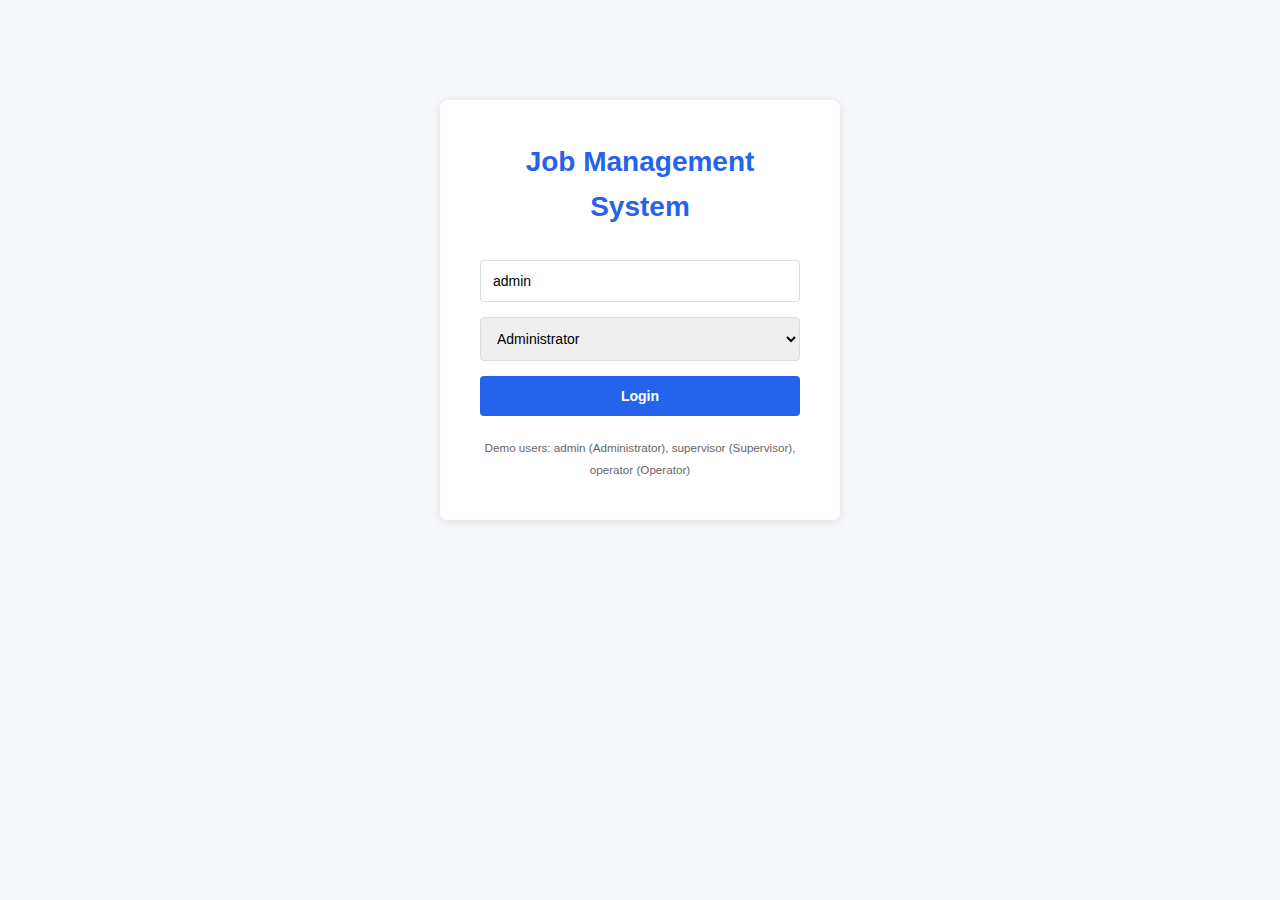
<file: index.html>
<!DOCTYPE html>
<html lang="en">
<head>
  <meta charset="UTF-8">
  <meta name="viewport" content="width=device-width, initial-scale=1.0">
  <title>Job Management System</title>
  <link rel="stylesheet" href="styles.css">
</head>
<body>
  <!-- Login Screen -->
  <div id="loginScreen" class="screen">
    <div class="login-container">
      <h1>Job Management System</h1>
      <div class="login-form">
        <input type="text" id="loginUsername" placeholder="Username" value="admin">
        <select id="loginRole">
          <option value="admin">Administrator</option>
          <option value="supervisor">Supervisor</option>
          <option value="operator">Operator</option>
        </select>
        <button onclick="app.login()">Login</button>
      </div>
      <div class="demo-users">
        <small>Demo users: admin (Administrator), supervisor (Supervisor), operator (Operator)</small>
      </div>
    </div>
  </div>

  <!-- Main Application -->
  <div id="appScreen" class="screen hidden">
    <!-- Header -->
    <header class="app-header">
      <div class="header-left">
        <h1>Job Management System</h1>
      </div>
      <div class="header-right">
        <span id="currentUser"></span>
        <button onclick="app.logout()">Logout</button>
      </div>
    </header>

    <!-- Navigation -->
    <nav class="app-nav">
      <button class="nav-btn active" data-view="dashboard" onclick="app.showView('dashboard')">Dashboard</button>
      <button class="nav-btn" data-view="templates" onclick="app.showView('templates')">Templates</button>
      <button class="nav-btn" data-view="jobs" onclick="app.showView('jobs')">Jobs</button>
      <button class="nav-btn" data-view="users" onclick="app.showView('users')">Users</button>
      <button class="nav-btn" data-view="config" onclick="app.showView('config')">Config</button>
    </nav>

    <!-- Main Content -->
    <main class="app-content">
      <!-- Dashboard View -->
      <div id="dashboardView" class="view active">
        <h2>Dashboard</h2>
        <div class="dashboard-stats">
          <div class="stat-card">
            <h3 id="statTotalJobs">0</h3>
            <p>Total Jobs</p>
          </div>
          <div class="stat-card">
            <h3 id="statActiveJobs">0</h3>
            <p>Active Jobs</p>
          </div>
          <div class="stat-card">
            <h3 id="statMyJobs">0</h3>
            <p>My Jobs</p>
          </div>
          <div class="stat-card">
            <h3 id="statTemplates">0</h3>
            <p>Templates</p>
          </div>
        </div>
        <div class="dashboard-content">
          <div class="dashboard-section">
            <h3>My Assigned Jobs</h3>
            <div id="myJobsList"></div>
          </div>
          <div class="dashboard-section">
            <h3>Recent Activity</h3>
            <div id="recentActivity"></div>
          </div>
        </div>
      </div>

      <!-- Templates View -->
      <div id="templatesView" class="view">
        <div class="view-header">
          <h2>Templates</h2>
          <button class="btn-primary" onclick="app.showTemplateBuilder()">+ Create Template</button>
        </div>
        <div id="templatesList"></div>
      </div>

      <!-- Template Builder Modal -->
      <div id="templateBuilderModal" class="modal hidden">
        <div class="modal-content large">
          <div class="modal-header">
            <h2 id="templateBuilderTitle">Create Template</h2>
            <button class="modal-close" onclick="app.closeTemplateBuilder()">&times;</button>
          </div>
          <div class="modal-body">
            <div class="form-group">
              <label>Template Name *</label>
              <input type="text" id="templateName" placeholder="e.g., Standard Welding Job">
            </div>
            <div class="form-group">
              <label>Description</label>
              <textarea id="templateDescription" placeholder="Template description..."></textarea>
            </div>
            
            <h3>Stages</h3>
            <div id="stagesList"></div>
            <button class="btn-secondary" onclick="app.addStage()">+ Add Stage</button>
          </div>
          <div class="modal-footer">
            <button class="btn-secondary" onclick="app.closeTemplateBuilder()">Cancel</button>
            <button class="btn-primary" onclick="app.saveTemplate()">Save Template</button>
          </div>
        </div>
      </div>

      <!-- Jobs View -->
      <div id="jobsView" class="view">
        <div class="view-header">
          <h2>Jobs</h2>
          <button class="btn-primary" onclick="app.showJobCreator()">+ Create Job</button>
        </div>
        <div class="jobs-filters">
          <select id="jobStatusFilter" onchange="app.filterJobs()">
            <option value="all">All Status</option>
            <option value="pending">Pending</option>
            <option value="in-progress">In Progress</option>
            <option value="completed">Completed</option>
          </select>
          <input type="text" id="jobSearchInput" placeholder="Search jobs..." oninput="app.filterJobs()">
        </div>
        <div id="jobsList"></div>
      </div>

      <!-- Job Creator Modal -->
      <div id="jobCreatorModal" class="modal hidden">
        <div class="modal-content">
          <div class="modal-header">
            <h2>Create Job</h2>
            <button class="modal-close" onclick="app.closeJobCreator()">&times;</button>
          </div>
          <div class="modal-body">
            <div class="form-group">
              <label>Select Template *</label>
              <select id="jobTemplate" onchange="app.onTemplateSelected()">
                <option value="">-- Select Template --</option>
              </select>
            </div>
            <div class="form-group">
              <label>Job Name *</label>
              <input type="text" id="jobName" placeholder="e.g., Client ABC - Order 001">
            </div>
            <div class="form-group">
              <label>Order Number *</label>
              <input type="text" id="jobOrderNo" placeholder="e.g., ORD-2025-001">
            </div>
            <div class="form-group">
              <label>Client</label>
              <input type="text" id="jobClient" placeholder="Client name">
            </div>
            <div class="form-group">
              <label>Due Date</label>
              <input type="date" id="jobDueDate">
            </div>
            <div class="form-group">
              <label>Assign To</label>
              <select id="jobAssignedTo">
                <option value="">-- Unassigned --</option>
              </select>
            </div>
          </div>
          <div class="modal-footer">
            <button class="btn-secondary" onclick="app.closeJobCreator()">Cancel</button>
            <button class="btn-primary" onclick="app.createJob()">Create Job</button>
          </div>
        </div>
      </div>

      <!-- Job Detail Modal -->
      <div id="jobDetailModal" class="modal hidden">
        <div class="modal-content large">
          <div class="modal-header">
            <h2 id="jobDetailTitle"></h2>
            <button class="modal-close" onclick="app.closeJobDetail()">&times;</button>
          </div>
          <div class="modal-body">
            <div class="job-detail-info">
              <div><strong>Order No:</strong> <span id="jobDetailOrderNo"></span></div>
              <div><strong>Client:</strong> <span id="jobDetailClient"></span></div>
              <div><strong>Due Date:</strong> <span id="jobDetailDueDate"></span></div>
              <div><strong>Status:</strong> <span id="jobDetailStatus" class="badge"></span></div>
              <div><strong>Assigned To:</strong> <span id="jobDetailAssignedTo"></span></div>
            </div>
            <div class="job-stages" id="jobStagesList"></div>
          </div>
        </div>
      </div>

      <!-- Step Execution Modal -->
      <div id="stepExecutionModal" class="modal hidden">
        <div class="modal-content">
          <div class="modal-header">
            <h2 id="stepExecutionTitle"></h2>
            <button class="modal-close" onclick="app.closeStepExecution()">&times;</button>
          </div>
          <div class="modal-body">
            <div class="step-info">
              <p id="stepDescription"></p>
              <div class="step-status">
                <strong>Status:</strong> <span id="stepCurrentStatus" class="badge"></span>
              </div>
            </div>
            
            <div class="step-requirements" id="stepRequirements"></div>
            
            <div class="step-checklist">
              <h3>Checklist</h3>
              <div id="stepChecklistItems"></div>
            </div>
            
            <div class="form-group">
              <label>Notes</label>
              <textarea id="stepNotes" placeholder="Add notes about this step..."></textarea>
            </div>
          </div>
          <div class="modal-footer">
            <button class="btn-secondary" onclick="app.closeStepExecution()">Cancel</button>
            <button class="btn-warning" id="btnStartStep" onclick="app.startStep()">Start Step</button>
            <button class="btn-primary" id="btnCompleteStep" onclick="app.completeStep()" style="display:none;">Complete Step</button>
          </div>
        </div>
      </div>

      <!-- Users View -->
      <div id="usersView" class="view">
        <div class="view-header">
          <h2>Users</h2>
          <button class="btn-primary" onclick="app.showUserCreator()">+ Add User</button>
        </div>
        <div id="usersList"></div>
      </div>

      <!-- Config View -->
      <div id="configView" class="view">
        <h2>System Configuration</h2>
        <div class="config-section">
          <h3>Industry Preset</h3>
          <select id="industryPreset" onchange="app.applyPreset()">
            <option value="general">General / Simple</option>
            <option value="manufacturing">Manufacturing</option>
            <option value="food">Food Production</option>
          </select>
          <button class="btn-secondary" onclick="app.applyPreset()">Apply Preset</button>
        </div>
        
        <div class="config-section">
          <h3>Features</h3>
          <div class="config-features" id="configFeatures"></div>
        </div>
        
        <div class="config-section">
          <button class="btn-primary" onclick="app.saveConfig()">Save Configuration</button>
          <button class="btn-secondary" onclick="app.resetToDefaults()">Reset to Defaults</button>
        </div>
      </div>
    </main>
  </div>

  <script src="app.js"></script>
</body>
</html>
</file>
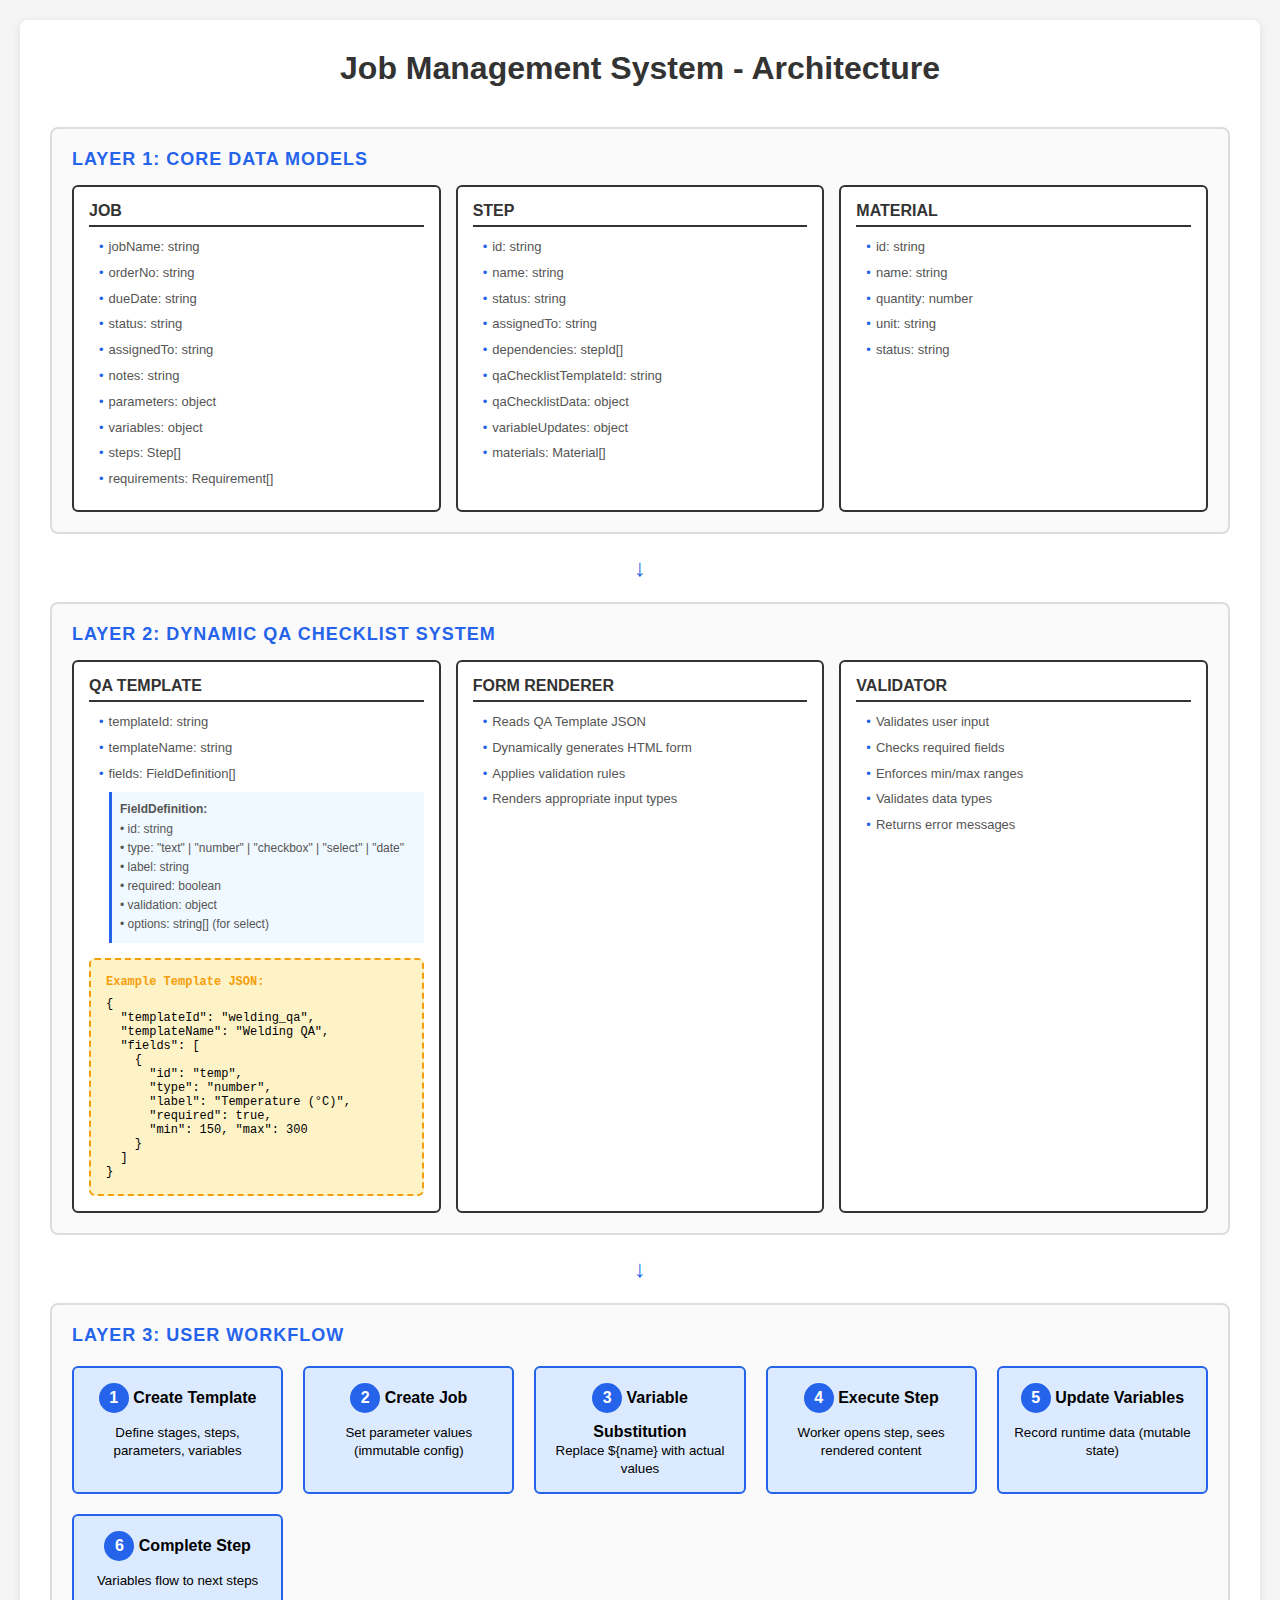
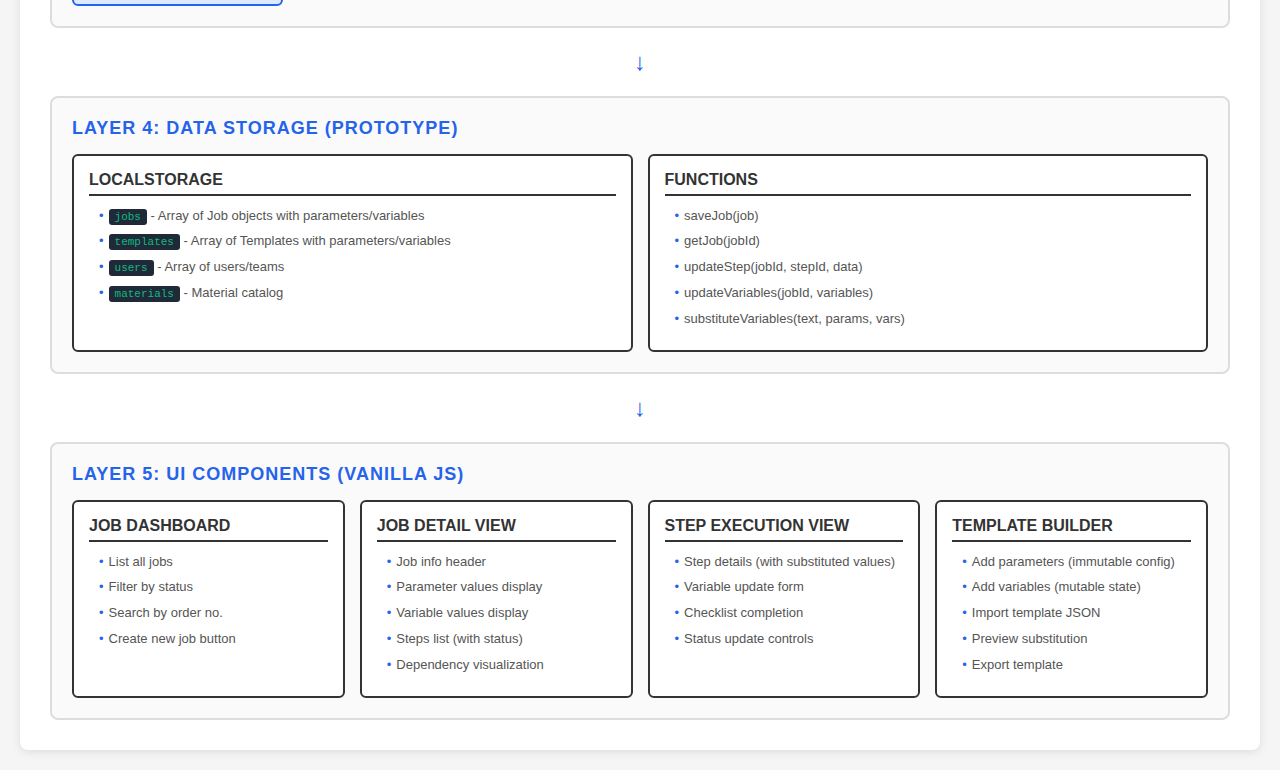
<file: job-management-architecture.html>
<!DOCTYPE html>
<html lang="en">
<head>
  <meta charset="UTF-8">
  <meta name="viewport" content="width=device-width, initial-scale=1.0">
  <title>Job Management System - Architecture</title>
  <style>
    * {
      margin: 0;
      padding: 0;
      box-sizing: border-box;
    }
    
    body {
      font-family: 'Segoe UI', Tahoma, Geneva, Verdana, sans-serif;
      background: #f5f5f5;
      padding: 20px;
    }
    
    .container {
      max-width: 1400px;
      margin: 0 auto;
      background: white;
      padding: 30px;
      border-radius: 8px;
      box-shadow: 0 2px 10px rgba(0,0,0,0.1);
    }
    
    h1 {
      text-align: center;
      margin-bottom: 40px;
      color: #333;
    }
    
    .diagram {
      display: flex;
      flex-direction: column;
      gap: 30px;
    }
    
    .layer {
      border: 2px solid #ddd;
      border-radius: 8px;
      padding: 20px;
      background: #fafafa;
    }
    
    .layer-title {
      font-size: 18px;
      font-weight: bold;
      margin-bottom: 15px;
      color: #2563eb;
      text-transform: uppercase;
      letter-spacing: 1px;
    }
    
    .boxes {
      display: flex;
      gap: 15px;
      flex-wrap: wrap;
    }
    
    .box {
      flex: 1;
      min-width: 250px;
      border: 2px solid #333;
      border-radius: 6px;
      padding: 15px;
      background: white;
    }
    
    .box-title {
      font-weight: bold;
      margin-bottom: 10px;
      font-size: 16px;
      color: #333;
      border-bottom: 2px solid #333;
      padding-bottom: 5px;
    }
    
    .box-content {
      font-size: 13px;
      line-height: 1.6;
      color: #555;
    }
    
    .field {
      margin: 5px 0;
      padding-left: 10px;
    }
    
    .field::before {
      content: "•";
      margin-right: 5px;
      color: #2563eb;
    }
    
    .nested {
      margin-left: 20px;
      padding: 8px;
      background: #f0f9ff;
      border-left: 3px solid #2563eb;
      margin-top: 8px;
      font-size: 12px;
    }
    
    .arrow {
      text-align: center;
      font-size: 24px;
      color: #2563eb;
      margin: -10px 0;
    }
    
    .flow {
      display: grid;
      grid-template-columns: repeat(auto-fit, minmax(200px, 1fr));
      gap: 20px;
      margin-top: 20px;
    }
    
    .flow-box {
      background: #dbeafe;
      border: 2px solid #2563eb;
      border-radius: 6px;
      padding: 15px;
      text-align: center;
    }
    
    .flow-number {
      background: #2563eb;
      color: white;
      width: 30px;
      height: 30px;
      border-radius: 50%;
      display: inline-flex;
      align-items: center;
      justify-content: center;
      font-weight: bold;
      margin-bottom: 10px;
    }
    
    .example {
      background: #fef3c7;
      border: 2px dashed #f59e0b;
      border-radius: 6px;
      padding: 15px;
      margin-top: 15px;
      font-size: 12px;
      font-family: 'Courier New', monospace;
    }
    
    .example-title {
      font-weight: bold;
      color: #f59e0b;
      margin-bottom: 8px;
    }
    
    code {
      background: #1f2937;
      color: #10b981;
      padding: 2px 6px;
      border-radius: 3px;
      font-size: 11px;
    }
  </style>
</head>
<body>
  <div class="container">
    <h1>Job Management System - Architecture</h1>
    
    <div class="diagram">
      <!-- Layer 1: Core Models -->
      <div class="layer">
        <div class="layer-title">Layer 1: Core Data Models</div>
        <div class="boxes">
          <div class="box">
            <div class="box-title">JOB</div>
            <div class="box-content">
              <div class="field">jobName: string</div>
              <div class="field">orderNo: string</div>
              <div class="field">dueDate: string</div>
              <div class="field">status: string</div>
              <div class="field">assignedTo: string</div>
              <div class="field">notes: string</div>
              <div class="field">parameters: object</div>
              <div class="field">variables: object</div>
              <div class="field">steps: Step[]</div>
              <div class="field">requirements: Requirement[]</div>
            </div>
          </div>
          
          <div class="box">
            <div class="box-title">STEP</div>
            <div class="box-content">
              <div class="field">id: string</div>
              <div class="field">name: string</div>
              <div class="field">status: string</div>
              <div class="field">assignedTo: string</div>
              <div class="field">dependencies: stepId[]</div>
              <div class="field">qaChecklistTemplateId: string</div>
              <div class="field">qaChecklistData: object</div>
              <div class="field">variableUpdates: object</div>
              <div class="field">materials: Material[]</div>
            </div>
          </div>
          
          <div class="box">
            <div class="box-title">MATERIAL</div>
            <div class="box-content">
              <div class="field">id: string</div>
              <div class="field">name: string</div>
              <div class="field">quantity: number</div>
              <div class="field">unit: string</div>
              <div class="field">status: string</div>
            </div>
          </div>
        </div>
      </div>

      <div class="arrow">↓</div>

      <!-- Layer 2: Dynamic Form System -->
      <div class="layer">
        <div class="layer-title">Layer 2: Dynamic QA Checklist System</div>
        <div class="boxes">
          <div class="box">
            <div class="box-title">QA TEMPLATE</div>
            <div class="box-content">
              <div class="field">templateId: string</div>
              <div class="field">templateName: string</div>
              <div class="field">fields: FieldDefinition[]</div>
              
              <div class="nested">
                <strong>FieldDefinition:</strong><br>
                • id: string<br>
                • type: "text" | "number" | "checkbox" | "select" | "date"<br>
                • label: string<br>
                • required: boolean<br>
                • validation: object<br>
                • options: string[] (for select)
              </div>
            </div>
            
            <div class="example">
              <div class="example-title">Example Template JSON:</div>
              {<br>
              &nbsp;&nbsp;"templateId": "welding_qa",<br>
              &nbsp;&nbsp;"templateName": "Welding QA",<br>
              &nbsp;&nbsp;"fields": [<br>
              &nbsp;&nbsp;&nbsp;&nbsp;{<br>
              &nbsp;&nbsp;&nbsp;&nbsp;&nbsp;&nbsp;"id": "temp",<br>
              &nbsp;&nbsp;&nbsp;&nbsp;&nbsp;&nbsp;"type": "number",<br>
              &nbsp;&nbsp;&nbsp;&nbsp;&nbsp;&nbsp;"label": "Temperature (°C)",<br>
              &nbsp;&nbsp;&nbsp;&nbsp;&nbsp;&nbsp;"required": true,<br>
              &nbsp;&nbsp;&nbsp;&nbsp;&nbsp;&nbsp;"min": 150, "max": 300<br>
              &nbsp;&nbsp;&nbsp;&nbsp;}<br>
              &nbsp;&nbsp;]<br>
              }
            </div>
          </div>
          
          <div class="box">
            <div class="box-title">FORM RENDERER</div>
            <div class="box-content">
              <div class="field">Reads QA Template JSON</div>
              <div class="field">Dynamically generates HTML form</div>
              <div class="field">Applies validation rules</div>
              <div class="field">Renders appropriate input types</div>
            </div>
          </div>
          
          <div class="box">
            <div class="box-title">VALIDATOR</div>
            <div class="box-content">
              <div class="field">Validates user input</div>
              <div class="field">Checks required fields</div>
              <div class="field">Enforces min/max ranges</div>
              <div class="field">Validates data types</div>
              <div class="field">Returns error messages</div>
            </div>
          </div>
        </div>
      </div>

      <div class="arrow">↓</div>

      <!-- Layer 3: User Flow -->
      <div class="layer">
        <div class="layer-title">Layer 3: User Workflow</div>
        
        <div class="flow">
          <div class="flow-box">
            <div class="flow-number">1</div>
            <strong>Create Template</strong><br>
            <small>Define stages, steps, parameters, variables</small>
          </div>
          
          <div class="flow-box">
            <div class="flow-number">2</div>
            <strong>Create Job</strong><br>
            <small>Set parameter values (immutable config)</small>
          </div>
          
          <div class="flow-box">
            <div class="flow-number">3</div>
            <strong>Variable Substitution</strong><br>
            <small>Replace ${name} with actual values</small>
          </div>
          
          <div class="flow-box">
            <div class="flow-number">4</div>
            <strong>Execute Step</strong><br>
            <small>Worker opens step, sees rendered content</small>
          </div>
          
          <div class="flow-box">
            <div class="flow-number">5</div>
            <strong>Update Variables</strong><br>
            <small>Record runtime data (mutable state)</small>
          </div>
          
          <div class="flow-box">
            <div class="flow-number">6</div>
            <strong>Complete Step</strong><br>
            <small>Variables flow to next steps</small>
          </div>
        </div>
      </div>

      <div class="arrow">↓</div>

      <!-- Layer 4: Storage -->
      <div class="layer">
        <div class="layer-title">Layer 4: Data Storage (Prototype)</div>
        <div class="boxes">
          <div class="box">
            <div class="box-title">LOCALSTORAGE</div>
            <div class="box-content">
              <div class="field"><code>jobs</code> - Array of Job objects with parameters/variables</div>
              <div class="field"><code>templates</code> - Array of Templates with parameters/variables</div>
              <div class="field"><code>users</code> - Array of users/teams</div>
              <div class="field"><code>materials</code> - Material catalog</div>
            </div>
          </div>
          
          <div class="box">
            <div class="box-title">FUNCTIONS</div>
            <div class="box-content">
              <div class="field">saveJob(job)</div>
              <div class="field">getJob(jobId)</div>
              <div class="field">updateStep(jobId, stepId, data)</div>
              <div class="field">updateVariables(jobId, variables)</div>
              <div class="field">substituteVariables(text, params, vars)</div>
            </div>
          </div>
        </div>
      </div>

      <div class="arrow">↓</div>

      <!-- Layer 5: UI Components -->
      <div class="layer">
        <div class="layer-title">Layer 5: UI Components (Vanilla JS)</div>
        <div class="boxes">
          <div class="box">
            <div class="box-title">JOB DASHBOARD</div>
            <div class="box-content">
              <div class="field">List all jobs</div>
              <div class="field">Filter by status</div>
              <div class="field">Search by order no.</div>
              <div class="field">Create new job button</div>
            </div>
          </div>
          
          <div class="box">
            <div class="box-title">JOB DETAIL VIEW</div>
            <div class="box-content">
              <div class="field">Job info header</div>
              <div class="field">Parameter values display</div>
              <div class="field">Variable values display</div>
              <div class="field">Steps list (with status)</div>
              <div class="field">Dependency visualization</div>
            </div>
          </div>
          
          <div class="box">
            <div class="box-title">STEP EXECUTION VIEW</div>
            <div class="box-content">
              <div class="field">Step details (with substituted values)</div>
              <div class="field">Variable update form</div>
              <div class="field">Checklist completion</div>
              <div class="field">Status update controls</div>
            </div>
          </div>
          
          <div class="box">
            <div class="box-title">TEMPLATE BUILDER</div>
            <div class="box-content">
              <div class="field">Add parameters (immutable config)</div>
              <div class="field">Add variables (mutable state)</div>
              <div class="field">Import template JSON</div>
              <div class="field">Preview substitution</div>
              <div class="field">Export template</div>
            </div>
          </div>
        </div>
      </div>
    </div>
  </div>
</body>
</html>
</file>
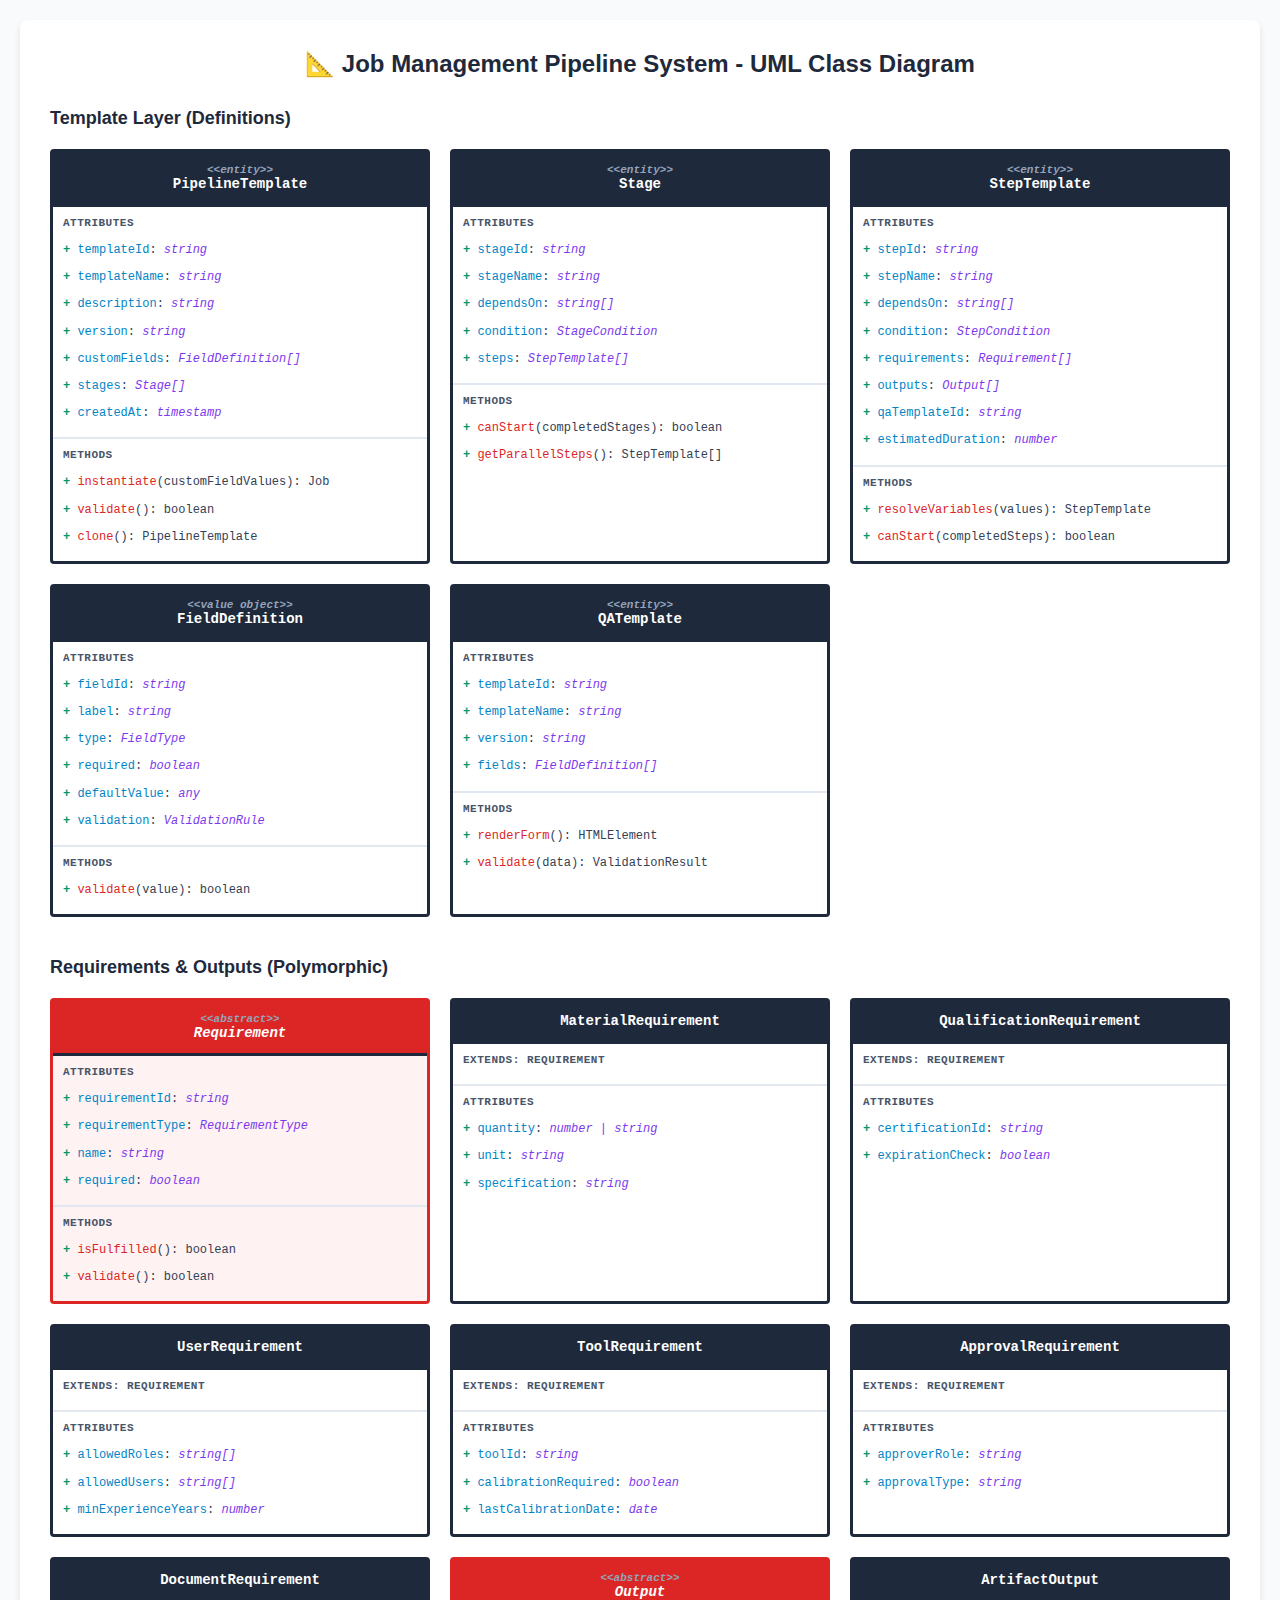
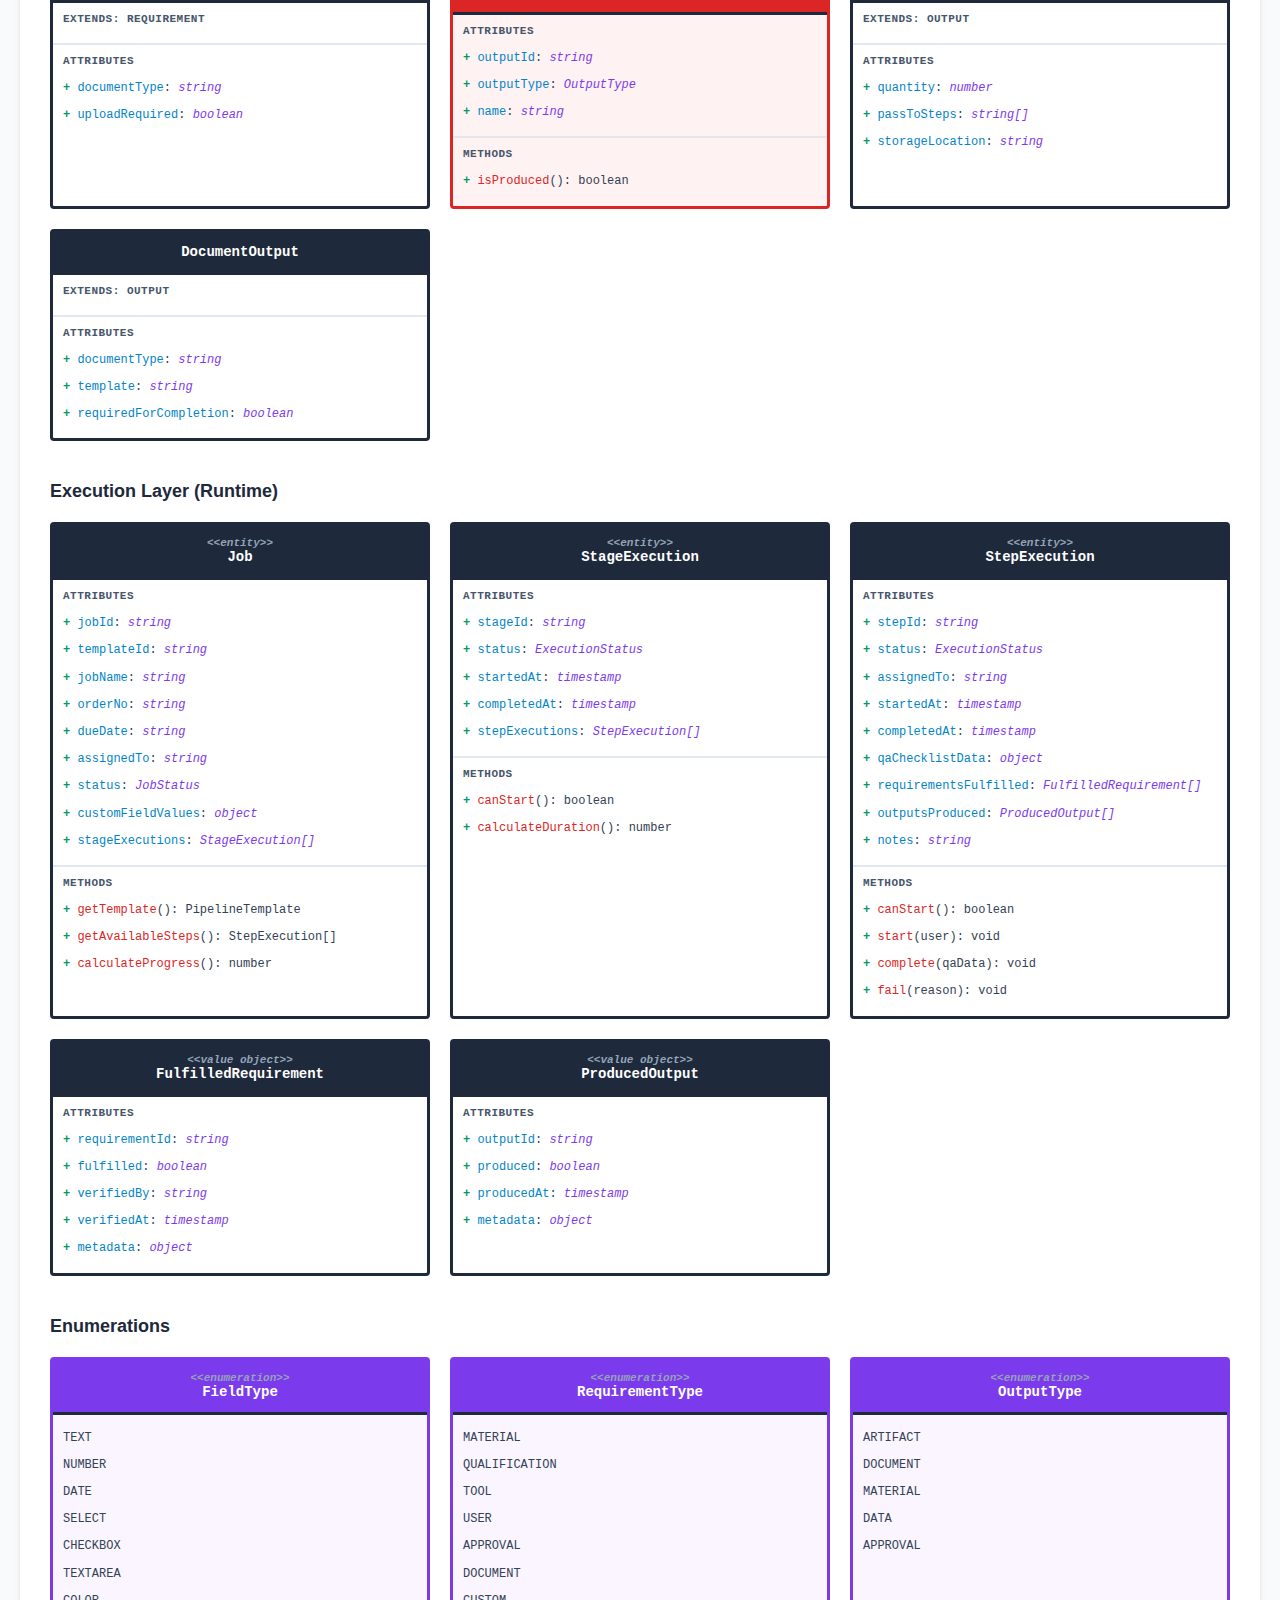
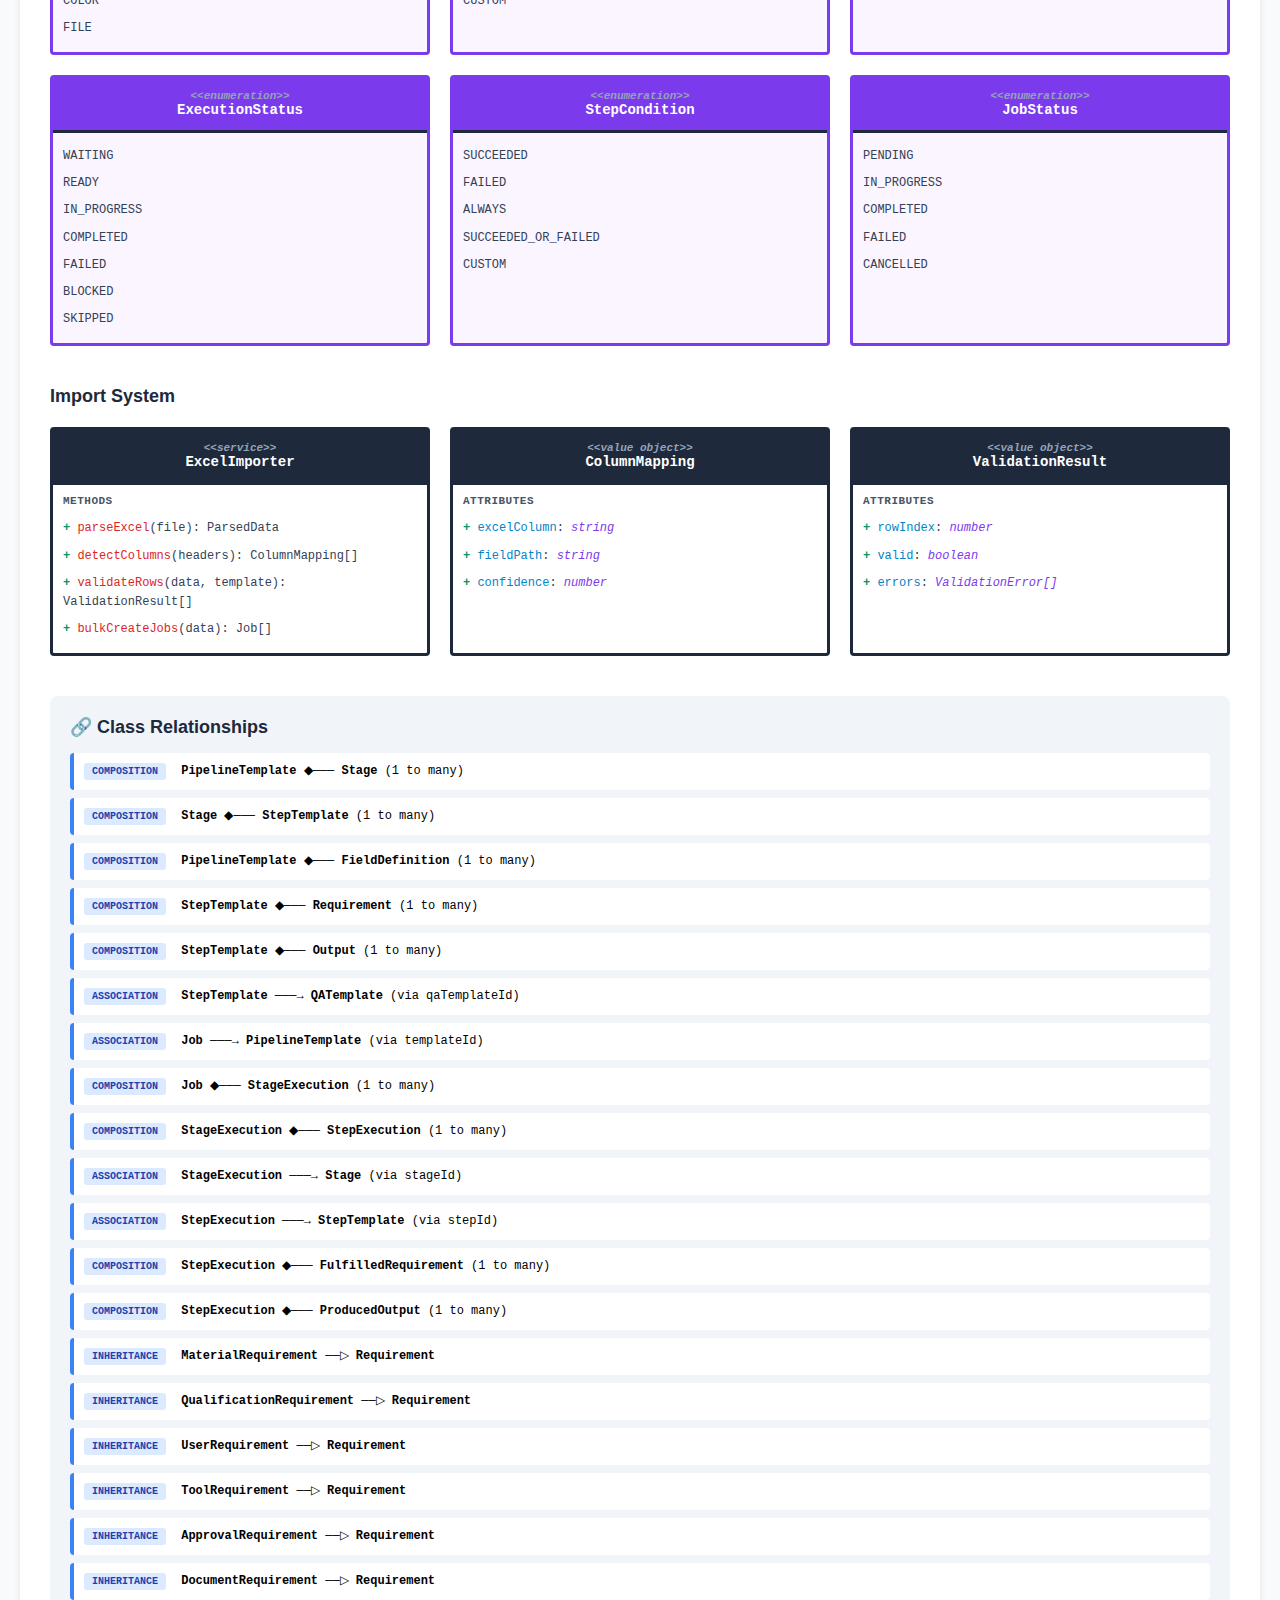
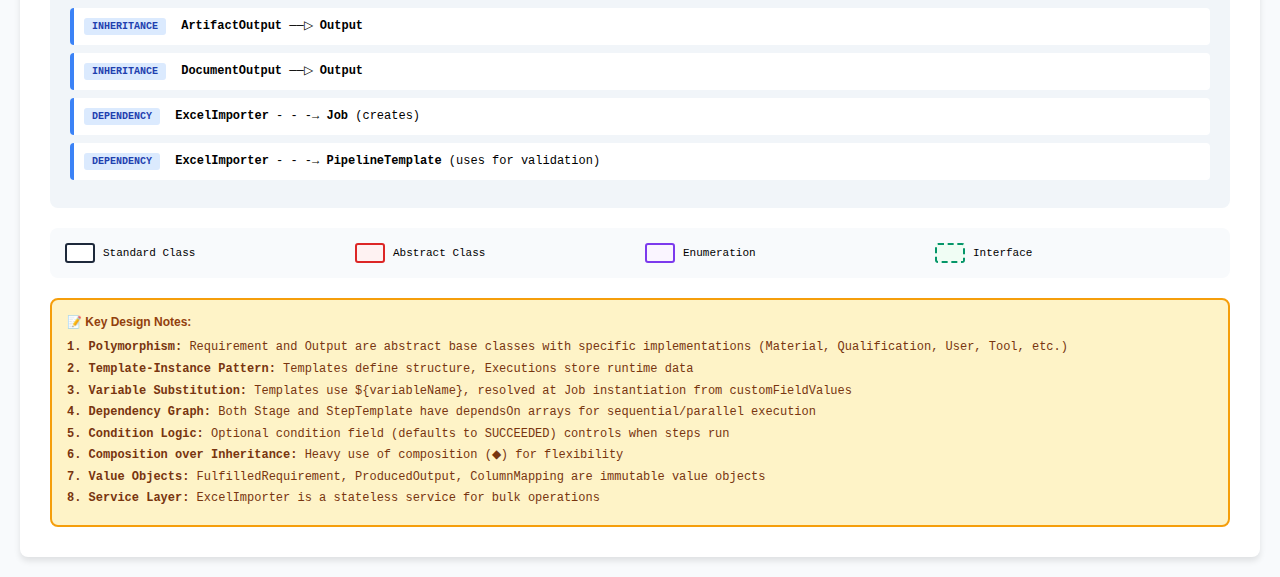
<file: job-management-uml.html>
<!DOCTYPE html>
<html lang="en">
<head>
  <meta charset="UTF-8">
  <meta name="viewport" content="width=device-width, initial-scale=1.0">
  <title>Job Management System - UML Class Diagram</title>
  <style>
    * {
      margin: 0;
      padding: 0;
      box-sizing: border-box;
    }
    
    body {
      font-family: 'Courier New', monospace;
      background: #f8fafc;
      padding: 20px;
      font-size: 12px;
    }
    
    .container {
      max-width: 1800px;
      margin: 0 auto;
      background: white;
      padding: 30px;
      border-radius: 8px;
      box-shadow: 0 4px 6px rgba(0,0,0,0.1);
    }
    
    h1 {
      text-align: center;
      margin-bottom: 30px;
      font-family: 'Segoe UI', sans-serif;
      color: #1e293b;
    }
    
    .diagram-container {
      display: grid;
      grid-template-columns: repeat(3, 1fr);
      gap: 20px;
      margin-bottom: 40px;
    }
    
    .class-box {
      border: 3px solid #1e293b;
      border-radius: 4px;
      background: white;
      min-height: 200px;
      display: flex;
      flex-direction: column;
    }
    
    .class-header {
      background: #1e293b;
      color: white;
      padding: 12px;
      font-weight: bold;
      text-align: center;
      font-size: 14px;
      border-bottom: 3px solid #1e293b;
    }
    
    .class-stereotype {
      font-size: 11px;
      color: #94a3b8;
      font-style: italic;
    }
    
    .class-section {
      padding: 10px;
      border-bottom: 2px solid #e2e8f0;
    }
    
    .class-section:last-child {
      border-bottom: none;
      flex-grow: 1;
    }
    
    .section-title {
      font-weight: bold;
      color: #475569;
      margin-bottom: 8px;
      font-size: 11px;
      text-transform: uppercase;
      letter-spacing: 0.5px;
    }
    
    .attribute {
      padding: 4px 0;
      color: #334155;
      line-height: 1.6;
    }
    
    .attribute-visibility {
      color: #059669;
      font-weight: bold;
    }
    
    .attribute-name {
      color: #0284c7;
    }
    
    .attribute-type {
      color: #7c3aed;
      font-style: italic;
    }
    
    .method {
      padding: 4px 0;
      color: #334155;
      line-height: 1.6;
    }
    
    .method-name {
      color: #dc2626;
    }
    
    .relationships {
      margin-top: 30px;
      padding: 20px;
      background: #f1f5f9;
      border-radius: 8px;
    }
    
    .relationships h2 {
      font-family: 'Segoe UI', sans-serif;
      margin-bottom: 15px;
      color: #1e293b;
    }
    
    .relationship-item {
      padding: 10px;
      margin: 8px 0;
      background: white;
      border-left: 4px solid #3b82f6;
      border-radius: 4px;
    }
    
    .rel-type {
      display: inline-block;
      background: #dbeafe;
      color: #1e40af;
      padding: 3px 8px;
      border-radius: 3px;
      font-weight: bold;
      font-size: 10px;
      margin-right: 8px;
    }
    
    .enum-box {
      border: 3px solid #7c3aed;
      background: #faf5ff;
    }
    
    .enum-box .class-header {
      background: #7c3aed;
    }
    
    .interface-box {
      border: 3px dashed #059669;
      background: #f0fdf4;
    }
    
    .interface-box .class-header {
      background: #059669;
    }
    
    .abstract-box {
      border: 3px solid #dc2626;
      background: #fef2f2;
    }
    
    .abstract-box .class-header {
      background: #dc2626;
      font-style: italic;
    }
    
    .notes {
      margin-top: 20px;
      padding: 15px;
      background: #fef3c7;
      border: 2px solid #f59e0b;
      border-radius: 8px;
    }
    
    .notes-title {
      font-weight: bold;
      color: #92400e;
      margin-bottom: 8px;
      font-family: 'Segoe UI', sans-serif;
    }
    
    .legend {
      display: grid;
      grid-template-columns: repeat(4, 1fr);
      gap: 10px;
      margin-top: 20px;
      padding: 15px;
      background: #f8fafc;
      border-radius: 8px;
    }
    
    .legend-item {
      display: flex;
      align-items: center;
      gap: 8px;
      font-size: 11px;
    }
    
    .legend-box {
      width: 30px;
      height: 20px;
      border: 2px solid;
      border-radius: 3px;
    }
    
    .wide-box {
      grid-column: span 2;
    }
    
    .full-width {
      grid-column: span 3;
    }
  </style>
</head>
<body>
  <div class="container">
    <h1>📐 Job Management Pipeline System - UML Class Diagram</h1>
    
    <!-- TEMPLATE LAYER -->
    <h2 style="margin: 20px 0; color: #1e293b; font-family: 'Segoe UI', sans-serif;">Template Layer (Definitions)</h2>
    <div class="diagram-container">
      
      <!-- PipelineTemplate -->
      <div class="class-box">
        <div class="class-header">
          <div class="class-stereotype">&lt;&lt;entity&gt;&gt;</div>
          PipelineTemplate
        </div>
        <div class="class-section">
          <div class="section-title">Attributes</div>
          <div class="attribute">
            <span class="attribute-visibility">+</span>
            <span class="attribute-name">templateId</span>: <span class="attribute-type">string</span>
          </div>
          <div class="attribute">
            <span class="attribute-visibility">+</span>
            <span class="attribute-name">templateName</span>: <span class="attribute-type">string</span>
          </div>
          <div class="attribute">
            <span class="attribute-visibility">+</span>
            <span class="attribute-name">description</span>: <span class="attribute-type">string</span>
          </div>
          <div class="attribute">
            <span class="attribute-visibility">+</span>
            <span class="attribute-name">version</span>: <span class="attribute-type">string</span>
          </div>
          <div class="attribute">
            <span class="attribute-visibility">+</span>
            <span class="attribute-name">customFields</span>: <span class="attribute-type">FieldDefinition[]</span>
          </div>
          <div class="attribute">
            <span class="attribute-visibility">+</span>
            <span class="attribute-name">stages</span>: <span class="attribute-type">Stage[]</span>
          </div>
          <div class="attribute">
            <span class="attribute-visibility">+</span>
            <span class="attribute-name">createdAt</span>: <span class="attribute-type">timestamp</span>
          </div>
        </div>
        <div class="class-section">
          <div class="section-title">Methods</div>
          <div class="method">
            <span class="attribute-visibility">+</span>
            <span class="method-name">instantiate</span>(customFieldValues): Job
          </div>
          <div class="method">
            <span class="attribute-visibility">+</span>
            <span class="method-name">validate</span>(): boolean
          </div>
          <div class="method">
            <span class="attribute-visibility">+</span>
            <span class="method-name">clone</span>(): PipelineTemplate
          </div>
        </div>
      </div>

      <!-- Stage -->
      <div class="class-box">
        <div class="class-header">
          <div class="class-stereotype">&lt;&lt;entity&gt;&gt;</div>
          Stage
        </div>
        <div class="class-section">
          <div class="section-title">Attributes</div>
          <div class="attribute">
            <span class="attribute-visibility">+</span>
            <span class="attribute-name">stageId</span>: <span class="attribute-type">string</span>
          </div>
          <div class="attribute">
            <span class="attribute-visibility">+</span>
            <span class="attribute-name">stageName</span>: <span class="attribute-type">string</span>
          </div>
          <div class="attribute">
            <span class="attribute-visibility">+</span>
            <span class="attribute-name">dependsOn</span>: <span class="attribute-type">string[]</span>
          </div>
          <div class="attribute">
            <span class="attribute-visibility">+</span>
            <span class="attribute-name">condition</span>: <span class="attribute-type">StageCondition</span>
          </div>
          <div class="attribute">
            <span class="attribute-visibility">+</span>
            <span class="attribute-name">steps</span>: <span class="attribute-type">StepTemplate[]</span>
          </div>
        </div>
        <div class="class-section">
          <div class="section-title">Methods</div>
          <div class="method">
            <span class="attribute-visibility">+</span>
            <span class="method-name">canStart</span>(completedStages): boolean
          </div>
          <div class="method">
            <span class="attribute-visibility">+</span>
            <span class="method-name">getParallelSteps</span>(): StepTemplate[]
          </div>
        </div>
      </div>

      <!-- StepTemplate -->
      <div class="class-box">
        <div class="class-header">
          <div class="class-stereotype">&lt;&lt;entity&gt;&gt;</div>
          StepTemplate
        </div>
        <div class="class-section">
          <div class="section-title">Attributes</div>
          <div class="attribute">
            <span class="attribute-visibility">+</span>
            <span class="attribute-name">stepId</span>: <span class="attribute-type">string</span>
          </div>
          <div class="attribute">
            <span class="attribute-visibility">+</span>
            <span class="attribute-name">stepName</span>: <span class="attribute-type">string</span>
          </div>
          <div class="attribute">
            <span class="attribute-visibility">+</span>
            <span class="attribute-name">dependsOn</span>: <span class="attribute-type">string[]</span>
          </div>
          <div class="attribute">
            <span class="attribute-visibility">+</span>
            <span class="attribute-name">condition</span>: <span class="attribute-type">StepCondition</span>
          </div>
          <div class="attribute">
            <span class="attribute-visibility">+</span>
            <span class="attribute-name">requirements</span>: <span class="attribute-type">Requirement[]</span>
          </div>
          <div class="attribute">
            <span class="attribute-visibility">+</span>
            <span class="attribute-name">outputs</span>: <span class="attribute-type">Output[]</span>
          </div>
          <div class="attribute">
            <span class="attribute-visibility">+</span>
            <span class="attribute-name">qaTemplateId</span>: <span class="attribute-type">string</span>
          </div>
          <div class="attribute">
            <span class="attribute-visibility">+</span>
            <span class="attribute-name">estimatedDuration</span>: <span class="attribute-type">number</span>
          </div>
        </div>
        <div class="class-section">
          <div class="section-title">Methods</div>
          <div class="method">
            <span class="attribute-visibility">+</span>
            <span class="method-name">resolveVariables</span>(values): StepTemplate
          </div>
          <div class="method">
            <span class="attribute-visibility">+</span>
            <span class="method-name">canStart</span>(completedSteps): boolean
          </div>
        </div>
      </div>

      <!-- FieldDefinition -->
      <div class="class-box">
        <div class="class-header">
          <div class="class-stereotype">&lt;&lt;value object&gt;&gt;</div>
          FieldDefinition
        </div>
        <div class="class-section">
          <div class="section-title">Attributes</div>
          <div class="attribute">
            <span class="attribute-visibility">+</span>
            <span class="attribute-name">fieldId</span>: <span class="attribute-type">string</span>
          </div>
          <div class="attribute">
            <span class="attribute-visibility">+</span>
            <span class="attribute-name">label</span>: <span class="attribute-type">string</span>
          </div>
          <div class="attribute">
            <span class="attribute-visibility">+</span>
            <span class="attribute-name">type</span>: <span class="attribute-type">FieldType</span>
          </div>
          <div class="attribute">
            <span class="attribute-visibility">+</span>
            <span class="attribute-name">required</span>: <span class="attribute-type">boolean</span>
          </div>
          <div class="attribute">
            <span class="attribute-visibility">+</span>
            <span class="attribute-name">defaultValue</span>: <span class="attribute-type">any</span>
          </div>
          <div class="attribute">
            <span class="attribute-visibility">+</span>
            <span class="attribute-name">validation</span>: <span class="attribute-type">ValidationRule</span>
          </div>
        </div>
        <div class="class-section">
          <div class="section-title">Methods</div>
          <div class="method">
            <span class="attribute-visibility">+</span>
            <span class="method-name">validate</span>(value): boolean
          </div>
        </div>
      </div>

      <!-- QATemplate -->
      <div class="class-box">
        <div class="class-header">
          <div class="class-stereotype">&lt;&lt;entity&gt;&gt;</div>
          QATemplate
        </div>
        <div class="class-section">
          <div class="section-title">Attributes</div>
          <div class="attribute">
            <span class="attribute-visibility">+</span>
            <span class="attribute-name">templateId</span>: <span class="attribute-type">string</span>
          </div>
          <div class="attribute">
            <span class="attribute-visibility">+</span>
            <span class="attribute-name">templateName</span>: <span class="attribute-type">string</span>
          </div>
          <div class="attribute">
            <span class="attribute-visibility">+</span>
            <span class="attribute-name">version</span>: <span class="attribute-type">string</span>
          </div>
          <div class="attribute">
            <span class="attribute-visibility">+</span>
            <span class="attribute-name">fields</span>: <span class="attribute-type">FieldDefinition[]</span>
          </div>
        </div>
        <div class="class-section">
          <div class="section-title">Methods</div>
          <div class="method">
            <span class="attribute-visibility">+</span>
            <span class="method-name">renderForm</span>(): HTMLElement
          </div>
          <div class="method">
            <span class="attribute-visibility">+</span>
            <span class="method-name">validate</span>(data): ValidationResult
          </div>
        </div>
      </div>

    </div>

    <!-- REQUIREMENT & OUTPUT LAYER -->
    <h2 style="margin: 20px 0; color: #1e293b; font-family: 'Segoe UI', sans-serif;">Requirements & Outputs (Polymorphic)</h2>
    <div class="diagram-container">
      
      <!-- Requirement (Abstract) -->
      <div class="class-box abstract-box">
        <div class="class-header">
          <div class="class-stereotype">&lt;&lt;abstract&gt;&gt;</div>
          Requirement
        </div>
        <div class="class-section">
          <div class="section-title">Attributes</div>
          <div class="attribute">
            <span class="attribute-visibility">+</span>
            <span class="attribute-name">requirementId</span>: <span class="attribute-type">string</span>
          </div>
          <div class="attribute">
            <span class="attribute-visibility">+</span>
            <span class="attribute-name">requirementType</span>: <span class="attribute-type">RequirementType</span>
          </div>
          <div class="attribute">
            <span class="attribute-visibility">+</span>
            <span class="attribute-name">name</span>: <span class="attribute-type">string</span>
          </div>
          <div class="attribute">
            <span class="attribute-visibility">+</span>
            <span class="attribute-name">required</span>: <span class="attribute-type">boolean</span>
          </div>
        </div>
        <div class="class-section">
          <div class="section-title">Methods</div>
          <div class="method">
            <span class="attribute-visibility">+</span>
            <span class="method-name">isFulfilled</span>(): boolean
          </div>
          <div class="method">
            <span class="attribute-visibility">+</span>
            <span class="method-name">validate</span>(): boolean
          </div>
        </div>
      </div>

      <!-- MaterialRequirement -->
      <div class="class-box">
        <div class="class-header">
          MaterialRequirement
        </div>
        <div class="class-section">
          <div class="section-title">Extends: Requirement</div>
        </div>
        <div class="class-section">
          <div class="section-title">Attributes</div>
          <div class="attribute">
            <span class="attribute-visibility">+</span>
            <span class="attribute-name">quantity</span>: <span class="attribute-type">number | string</span>
          </div>
          <div class="attribute">
            <span class="attribute-visibility">+</span>
            <span class="attribute-name">unit</span>: <span class="attribute-type">string</span>
          </div>
          <div class="attribute">
            <span class="attribute-visibility">+</span>
            <span class="attribute-name">specification</span>: <span class="attribute-type">string</span>
          </div>
        </div>
      </div>

      <!-- QualificationRequirement -->
      <div class="class-box">
        <div class="class-header">
          QualificationRequirement
        </div>
        <div class="class-section">
          <div class="section-title">Extends: Requirement</div>
        </div>
        <div class="class-section">
          <div class="section-title">Attributes</div>
          <div class="attribute">
            <span class="attribute-visibility">+</span>
            <span class="attribute-name">certificationId</span>: <span class="attribute-type">string</span>
          </div>
          <div class="attribute">
            <span class="attribute-visibility">+</span>
            <span class="attribute-name">expirationCheck</span>: <span class="attribute-type">boolean</span>
          </div>
        </div>
      </div>

      <!-- UserRequirement -->
      <div class="class-box">
        <div class="class-header">
          UserRequirement
        </div>
        <div class="class-section">
          <div class="section-title">Extends: Requirement</div>
        </div>
        <div class="class-section">
          <div class="section-title">Attributes</div>
          <div class="attribute">
            <span class="attribute-visibility">+</span>
            <span class="attribute-name">allowedRoles</span>: <span class="attribute-type">string[]</span>
          </div>
          <div class="attribute">
            <span class="attribute-visibility">+</span>
            <span class="attribute-name">allowedUsers</span>: <span class="attribute-type">string[]</span>
          </div>
          <div class="attribute">
            <span class="attribute-visibility">+</span>
            <span class="attribute-name">minExperienceYears</span>: <span class="attribute-type">number</span>
          </div>
        </div>
      </div>

      <!-- ToolRequirement -->
      <div class="class-box">
        <div class="class-header">
          ToolRequirement
        </div>
        <div class="class-section">
          <div class="section-title">Extends: Requirement</div>
        </div>
        <div class="class-section">
          <div class="section-title">Attributes</div>
          <div class="attribute">
            <span class="attribute-visibility">+</span>
            <span class="attribute-name">toolId</span>: <span class="attribute-type">string</span>
          </div>
          <div class="attribute">
            <span class="attribute-visibility">+</span>
            <span class="attribute-name">calibrationRequired</span>: <span class="attribute-type">boolean</span>
          </div>
          <div class="attribute">
            <span class="attribute-visibility">+</span>
            <span class="attribute-name">lastCalibrationDate</span>: <span class="attribute-type">date</span>
          </div>
        </div>
      </div>

      <!-- ApprovalRequirement -->
      <div class="class-box">
        <div class="class-header">
          ApprovalRequirement
        </div>
        <div class="class-section">
          <div class="section-title">Extends: Requirement</div>
        </div>
        <div class="class-section">
          <div class="section-title">Attributes</div>
          <div class="attribute">
            <span class="attribute-visibility">+</span>
            <span class="attribute-name">approverRole</span>: <span class="attribute-type">string</span>
          </div>
          <div class="attribute">
            <span class="attribute-visibility">+</span>
            <span class="attribute-name">approvalType</span>: <span class="attribute-type">string</span>
          </div>
        </div>
      </div>

      <!-- DocumentRequirement -->
      <div class="class-box">
        <div class="class-header">
          DocumentRequirement
        </div>
        <div class="class-section">
          <div class="section-title">Extends: Requirement</div>
        </div>
        <div class="class-section">
          <div class="section-title">Attributes</div>
          <div class="attribute">
            <span class="attribute-visibility">+</span>
            <span class="attribute-name">documentType</span>: <span class="attribute-type">string</span>
          </div>
          <div class="attribute">
            <span class="attribute-visibility">+</span>
            <span class="attribute-name">uploadRequired</span>: <span class="attribute-type">boolean</span>
          </div>
        </div>
      </div>

      <!-- Output (Abstract) -->
      <div class="class-box abstract-box">
        <div class="class-header">
          <div class="class-stereotype">&lt;&lt;abstract&gt;&gt;</div>
          Output
        </div>
        <div class="class-section">
          <div class="section-title">Attributes</div>
          <div class="attribute">
            <span class="attribute-visibility">+</span>
            <span class="attribute-name">outputId</span>: <span class="attribute-type">string</span>
          </div>
          <div class="attribute">
            <span class="attribute-visibility">+</span>
            <span class="attribute-name">outputType</span>: <span class="attribute-type">OutputType</span>
          </div>
          <div class="attribute">
            <span class="attribute-visibility">+</span>
            <span class="attribute-name">name</span>: <span class="attribute-type">string</span>
          </div>
        </div>
        <div class="class-section">
          <div class="section-title">Methods</div>
          <div class="method">
            <span class="attribute-visibility">+</span>
            <span class="method-name">isProduced</span>(): boolean
          </div>
        </div>
      </div>

      <!-- ArtifactOutput -->
      <div class="class-box">
        <div class="class-header">
          ArtifactOutput
        </div>
        <div class="class-section">
          <div class="section-title">Extends: Output</div>
        </div>
        <div class="class-section">
          <div class="section-title">Attributes</div>
          <div class="attribute">
            <span class="attribute-visibility">+</span>
            <span class="attribute-name">quantity</span>: <span class="attribute-type">number</span>
          </div>
          <div class="attribute">
            <span class="attribute-visibility">+</span>
            <span class="attribute-name">passToSteps</span>: <span class="attribute-type">string[]</span>
          </div>
          <div class="attribute">
            <span class="attribute-visibility">+</span>
            <span class="attribute-name">storageLocation</span>: <span class="attribute-type">string</span>
          </div>
        </div>
      </div>

      <!-- DocumentOutput -->
      <div class="class-box">
        <div class="class-header">
          DocumentOutput
        </div>
        <div class="class-section">
          <div class="section-title">Extends: Output</div>
        </div>
        <div class="class-section">
          <div class="section-title">Attributes</div>
          <div class="attribute">
            <span class="attribute-visibility">+</span>
            <span class="attribute-name">documentType</span>: <span class="attribute-type">string</span>
          </div>
          <div class="attribute">
            <span class="attribute-visibility">+</span>
            <span class="attribute-name">template</span>: <span class="attribute-type">string</span>
          </div>
          <div class="attribute">
            <span class="attribute-visibility">+</span>
            <span class="attribute-name">requiredForCompletion</span>: <span class="attribute-type">boolean</span>
          </div>
        </div>
      </div>

    </div>

    <!-- EXECUTION LAYER -->
    <h2 style="margin: 20px 0; color: #1e293b; font-family: 'Segoe UI', sans-serif;">Execution Layer (Runtime)</h2>
    <div class="diagram-container">
      
      <!-- Job -->
      <div class="class-box">
        <div class="class-header">
          <div class="class-stereotype">&lt;&lt;entity&gt;&gt;</div>
          Job
        </div>
        <div class="class-section">
          <div class="section-title">Attributes</div>
          <div class="attribute">
            <span class="attribute-visibility">+</span>
            <span class="attribute-name">jobId</span>: <span class="attribute-type">string</span>
          </div>
          <div class="attribute">
            <span class="attribute-visibility">+</span>
            <span class="attribute-name">templateId</span>: <span class="attribute-type">string</span>
          </div>
          <div class="attribute">
            <span class="attribute-visibility">+</span>
            <span class="attribute-name">jobName</span>: <span class="attribute-type">string</span>
          </div>
          <div class="attribute">
            <span class="attribute-visibility">+</span>
            <span class="attribute-name">orderNo</span>: <span class="attribute-type">string</span>
          </div>
          <div class="attribute">
            <span class="attribute-visibility">+</span>
            <span class="attribute-name">dueDate</span>: <span class="attribute-type">string</span>
          </div>
          <div class="attribute">
            <span class="attribute-visibility">+</span>
            <span class="attribute-name">assignedTo</span>: <span class="attribute-type">string</span>
          </div>
          <div class="attribute">
            <span class="attribute-visibility">+</span>
            <span class="attribute-name">status</span>: <span class="attribute-type">JobStatus</span>
          </div>
          <div class="attribute">
            <span class="attribute-visibility">+</span>
            <span class="attribute-name">customFieldValues</span>: <span class="attribute-type">object</span>
          </div>
          <div class="attribute">
            <span class="attribute-visibility">+</span>
            <span class="attribute-name">stageExecutions</span>: <span class="attribute-type">StageExecution[]</span>
          </div>
        </div>
        <div class="class-section">
          <div class="section-title">Methods</div>
          <div class="method">
            <span class="attribute-visibility">+</span>
            <span class="method-name">getTemplate</span>(): PipelineTemplate
          </div>
          <div class="method">
            <span class="attribute-visibility">+</span>
            <span class="method-name">getAvailableSteps</span>(): StepExecution[]
          </div>
          <div class="method">
            <span class="attribute-visibility">+</span>
            <span class="method-name">calculateProgress</span>(): number
          </div>
        </div>
      </div>

      <!-- StageExecution -->
      <div class="class-box">
        <div class="class-header">
          <div class="class-stereotype">&lt;&lt;entity&gt;&gt;</div>
          StageExecution
        </div>
        <div class="class-section">
          <div class="section-title">Attributes</div>
          <div class="attribute">
            <span class="attribute-visibility">+</span>
            <span class="attribute-name">stageId</span>: <span class="attribute-type">string</span>
          </div>
          <div class="attribute">
            <span class="attribute-visibility">+</span>
            <span class="attribute-name">status</span>: <span class="attribute-type">ExecutionStatus</span>
          </div>
          <div class="attribute">
            <span class="attribute-visibility">+</span>
            <span class="attribute-name">startedAt</span>: <span class="attribute-type">timestamp</span>
          </div>
          <div class="attribute">
            <span class="attribute-visibility">+</span>
            <span class="attribute-name">completedAt</span>: <span class="attribute-type">timestamp</span>
          </div>
          <div class="attribute">
            <span class="attribute-visibility">+</span>
            <span class="attribute-name">stepExecutions</span>: <span class="attribute-type">StepExecution[]</span>
          </div>
        </div>
        <div class="class-section">
          <div class="section-title">Methods</div>
          <div class="method">
            <span class="attribute-visibility">+</span>
            <span class="method-name">canStart</span>(): boolean
          </div>
          <div class="method">
            <span class="attribute-visibility">+</span>
            <span class="method-name">calculateDuration</span>(): number
          </div>
        </div>
      </div>

      <!-- StepExecution -->
      <div class="class-box">
        <div class="class-header">
          <div class="class-stereotype">&lt;&lt;entity&gt;&gt;</div>
          StepExecution
        </div>
        <div class="class-section">
          <div class="section-title">Attributes</div>
          <div class="attribute">
            <span class="attribute-visibility">+</span>
            <span class="attribute-name">stepId</span>: <span class="attribute-type">string</span>
          </div>
          <div class="attribute">
            <span class="attribute-visibility">+</span>
            <span class="attribute-name">status</span>: <span class="attribute-type">ExecutionStatus</span>
          </div>
          <div class="attribute">
            <span class="attribute-visibility">+</span>
            <span class="attribute-name">assignedTo</span>: <span class="attribute-type">string</span>
          </div>
          <div class="attribute">
            <span class="attribute-visibility">+</span>
            <span class="attribute-name">startedAt</span>: <span class="attribute-type">timestamp</span>
          </div>
          <div class="attribute">
            <span class="attribute-visibility">+</span>
            <span class="attribute-name">completedAt</span>: <span class="attribute-type">timestamp</span>
          </div>
          <div class="attribute">
            <span class="attribute-visibility">+</span>
            <span class="attribute-name">qaChecklistData</span>: <span class="attribute-type">object</span>
          </div>
          <div class="attribute">
            <span class="attribute-visibility">+</span>
            <span class="attribute-name">requirementsFulfilled</span>: <span class="attribute-type">FulfilledRequirement[]</span>
          </div>
          <div class="attribute">
            <span class="attribute-visibility">+</span>
            <span class="attribute-name">outputsProduced</span>: <span class="attribute-type">ProducedOutput[]</span>
          </div>
          <div class="attribute">
            <span class="attribute-visibility">+</span>
            <span class="attribute-name">notes</span>: <span class="attribute-type">string</span>
          </div>
        </div>
        <div class="class-section">
          <div class="section-title">Methods</div>
          <div class="method">
            <span class="attribute-visibility">+</span>
            <span class="method-name">canStart</span>(): boolean
          </div>
          <div class="method">
            <span class="attribute-visibility">+</span>
            <span class="method-name">start</span>(user): void
          </div>
          <div class="method">
            <span class="attribute-visibility">+</span>
            <span class="method-name">complete</span>(qaData): void
          </div>
          <div class="method">
            <span class="attribute-visibility">+</span>
            <span class="method-name">fail</span>(reason): void
          </div>
        </div>
      </div>

      <!-- FulfilledRequirement -->
      <div class="class-box">
        <div class="class-header">
          <div class="class-stereotype">&lt;&lt;value object&gt;&gt;</div>
          FulfilledRequirement
        </div>
        <div class="class-section">
          <div class="section-title">Attributes</div>
          <div class="attribute">
            <span class="attribute-visibility">+</span>
            <span class="attribute-name">requirementId</span>: <span class="attribute-type">string</span>
          </div>
          <div class="attribute">
            <span class="attribute-visibility">+</span>
            <span class="attribute-name">fulfilled</span>: <span class="attribute-type">boolean</span>
          </div>
          <div class="attribute">
            <span class="attribute-visibility">+</span>
            <span class="attribute-name">verifiedBy</span>: <span class="attribute-type">string</span>
          </div>
          <div class="attribute">
            <span class="attribute-visibility">+</span>
            <span class="attribute-name">verifiedAt</span>: <span class="attribute-type">timestamp</span>
          </div>
          <div class="attribute">
            <span class="attribute-visibility">+</span>
            <span class="attribute-name">metadata</span>: <span class="attribute-type">object</span>
          </div>
        </div>
      </div>

      <!-- ProducedOutput -->
      <div class="class-box">
        <div class="class-header">
          <div class="class-stereotype">&lt;&lt;value object&gt;&gt;</div>
          ProducedOutput
        </div>
        <div class="class-section">
          <div class="section-title">Attributes</div>
          <div class="attribute">
            <span class="attribute-visibility">+</span>
            <span class="attribute-name">outputId</span>: <span class="attribute-type">string</span>
          </div>
          <div class="attribute">
            <span class="attribute-visibility">+</span>
            <span class="attribute-name">produced</span>: <span class="attribute-type">boolean</span>
          </div>
          <div class="attribute">
            <span class="attribute-visibility">+</span>
            <span class="attribute-name">producedAt</span>: <span class="attribute-type">timestamp</span>
          </div>
          <div class="attribute">
            <span class="attribute-visibility">+</span>
            <span class="attribute-name">metadata</span>: <span class="attribute-type">object</span>
          </div>
        </div>
      </div>

    </div>

    <!-- ENUMS -->
    <h2 style="margin: 20px 0; color: #1e293b; font-family: 'Segoe UI', sans-serif;">Enumerations</h2>
    <div class="diagram-container">
      
      <div class="class-box enum-box">
        <div class="class-header">
          <div class="class-stereotype">&lt;&lt;enumeration&gt;&gt;</div>
          FieldType
        </div>
        <div class="class-section">
          <div class="attribute">TEXT</div>
          <div class="attribute">NUMBER</div>
          <div class="attribute">DATE</div>
          <div class="attribute">SELECT</div>
          <div class="attribute">CHECKBOX</div>
          <div class="attribute">TEXTAREA</div>
          <div class="attribute">COLOR</div>
          <div class="attribute">FILE</div>
        </div>
      </div>

      <div class="class-box enum-box">
        <div class="class-header">
          <div class="class-stereotype">&lt;&lt;enumeration&gt;&gt;</div>
          RequirementType
        </div>
        <div class="class-section">
          <div class="attribute">MATERIAL</div>
          <div class="attribute">QUALIFICATION</div>
          <div class="attribute">TOOL</div>
          <div class="attribute">USER</div>
          <div class="attribute">APPROVAL</div>
          <div class="attribute">DOCUMENT</div>
          <div class="attribute">CUSTOM</div>
        </div>
      </div>

      <div class="class-box enum-box">
        <div class="class-header">
          <div class="class-stereotype">&lt;&lt;enumeration&gt;&gt;</div>
          OutputType
        </div>
        <div class="class-section">
          <div class="attribute">ARTIFACT</div>
          <div class="attribute">DOCUMENT</div>
          <div class="attribute">MATERIAL</div>
          <div class="attribute">DATA</div>
          <div class="attribute">APPROVAL</div>
        </div>
      </div>

      <div class="class-box enum-box">
        <div class="class-header">
          <div class="class-stereotype">&lt;&lt;enumeration&gt;&gt;</div>
          ExecutionStatus
        </div>
        <div class="class-section">
          <div class="attribute">WAITING</div>
          <div class="attribute">READY</div>
          <div class="attribute">IN_PROGRESS</div>
          <div class="attribute">COMPLETED</div>
          <div class="attribute">FAILED</div>
          <div class="attribute">BLOCKED</div>
          <div class="attribute">SKIPPED</div>
        </div>
      </div>

      <div class="class-box enum-box">
        <div class="class-header">
          <div class="class-stereotype">&lt;&lt;enumeration&gt;&gt;</div>
          StepCondition
        </div>
        <div class="class-section">
          <div class="attribute">SUCCEEDED</div>
          <div class="attribute">FAILED</div>
          <div class="attribute">ALWAYS</div>
          <div class="attribute">SUCCEEDED_OR_FAILED</div>
          <div class="attribute">CUSTOM</div>
        </div>
      </div>

      <div class="class-box enum-box">
        <div class="class-header">
          <div class="class-stereotype">&lt;&lt;enumeration&gt;&gt;</div>
          JobStatus
        </div>
        <div class="class-section">
          <div class="attribute">PENDING</div>
          <div class="attribute">IN_PROGRESS</div>
          <div class="attribute">COMPLETED</div>
          <div class="attribute">FAILED</div>
          <div class="attribute">CANCELLED</div>
        </div>
      </div>

    </div>

    <!-- IMPORT SYSTEM -->
    <h2 style="margin: 20px 0; color: #1e293b; font-family: 'Segoe UI', sans-serif;">Import System</h2>
    <div class="diagram-container">
      
      <div class="class-box">
        <div class="class-header">
          <div class="class-stereotype">&lt;&lt;service&gt;&gt;</div>
          ExcelImporter
        </div>
        <div class="class-section">
          <div class="section-title">Methods</div>
          <div class="method">
            <span class="attribute-visibility">+</span>
            <span class="method-name">parseExcel</span>(file): ParsedData
          </div>
          <div class="method">
            <span class="attribute-visibility">+</span>
            <span class="method-name">detectColumns</span>(headers): ColumnMapping[]
          </div>
          <div class="method">
            <span class="attribute-visibility">+</span>
            <span class="method-name">validateRows</span>(data, template): ValidationResult[]
          </div>
          <div class="method">
            <span class="attribute-visibility">+</span>
            <span class="method-name">bulkCreateJobs</span>(data): Job[]
          </div>
        </div>
      </div>

      <div class="class-box">
        <div class="class-header">
          <div class="class-stereotype">&lt;&lt;value object&gt;&gt;</div>
          ColumnMapping
        </div>
        <div class="class-section">
          <div class="section-title">Attributes</div>
          <div class="attribute">
            <span class="attribute-visibility">+</span>
            <span class="attribute-name">excelColumn</span>: <span class="attribute-type">string</span>
          </div>
          <div class="attribute">
            <span class="attribute-visibility">+</span>
            <span class="attribute-name">fieldPath</span>: <span class="attribute-type">string</span>
          </div>
          <div class="attribute">
            <span class="attribute-visibility">+</span>
            <span class="attribute-name">confidence</span>: <span class="attribute-type">number</span>
          </div>
        </div>
      </div>

      <div class="class-box">
        <div class="class-header">
          <div class="class-stereotype">&lt;&lt;value object&gt;&gt;</div>
          ValidationResult
        </div>
        <div class="class-section">
          <div class="section-title">Attributes</div>
          <div class="attribute">
            <span class="attribute-visibility">+</span>
            <span class="attribute-name">rowIndex</span>: <span class="attribute-type">number</span>
          </div>
          <div class="attribute">
            <span class="attribute-visibility">+</span>
            <span class="attribute-name">valid</span>: <span class="attribute-type">boolean</span>
          </div>
          <div class="attribute">
            <span class="attribute-visibility">+</span>
            <span class="attribute-name">errors</span>: <span class="attribute-type">ValidationError[]</span>
          </div>
        </div>
      </div>

    </div>

    <!-- RELATIONSHIPS -->
    <div class="relationships">
      <h2>🔗 Class Relationships</h2>
      
      <div class="relationship-item">
        <span class="rel-type">COMPOSITION</span>
        <strong>PipelineTemplate</strong> ◆——— <strong>Stage</strong> (1 to many)
      </div>

      <div class="relationship-item">
        <span class="rel-type">COMPOSITION</span>
        <strong>Stage</strong> ◆——— <strong>StepTemplate</strong> (1 to many)
      </div>

      <div class="relationship-item">
        <span class="rel-type">COMPOSITION</span>
        <strong>PipelineTemplate</strong> ◆——— <strong>FieldDefinition</strong> (1 to many)
      </div>

      <div class="relationship-item">
        <span class="rel-type">COMPOSITION</span>
        <strong>StepTemplate</strong> ◆——— <strong>Requirement</strong> (1 to many)
      </div>

      <div class="relationship-item">
        <span class="rel-type">COMPOSITION</span>
        <strong>StepTemplate</strong> ◆——— <strong>Output</strong> (1 to many)
      </div>

      <div class="relationship-item">
        <span class="rel-type">ASSOCIATION</span>
        <strong>StepTemplate</strong> ———→ <strong>QATemplate</strong> (via qaTemplateId)
      </div>

      <div class="relationship-item">
        <span class="rel-type">ASSOCIATION</span>
        <strong>Job</strong> ———→ <strong>PipelineTemplate</strong> (via templateId)
      </div>

      <div class="relationship-item">
        <span class="rel-type">COMPOSITION</span>
        <strong>Job</strong> ◆——— <strong>StageExecution</strong> (1 to many)
      </div>

      <div class="relationship-item">
        <span class="rel-type">COMPOSITION</span>
        <strong>StageExecution</strong> ◆——— <strong>StepExecution</strong> (1 to many)
      </div>

      <div class="relationship-item">
        <span class="rel-type">ASSOCIATION</span>
        <strong>StageExecution</strong> ———→ <strong>Stage</strong> (via stageId)
      </div>

      <div class="relationship-item">
        <span class="rel-type">ASSOCIATION</span>
        <strong>StepExecution</strong> ———→ <strong>StepTemplate</strong> (via stepId)
      </div>

      <div class="relationship-item">
        <span class="rel-type">COMPOSITION</span>
        <strong>StepExecution</strong> ◆——— <strong>FulfilledRequirement</strong> (1 to many)
      </div>

      <div class="relationship-item">
        <span class="rel-type">COMPOSITION</span>
        <strong>StepExecution</strong> ◆——— <strong>ProducedOutput</strong> (1 to many)
      </div>

      <div class="relationship-item">
        <span class="rel-type">INHERITANCE</span>
        <strong>MaterialRequirement</strong> ——▷ <strong>Requirement</strong>
      </div>

      <div class="relationship-item">
        <span class="rel-type">INHERITANCE</span>
        <strong>QualificationRequirement</strong> ——▷ <strong>Requirement</strong>
      </div>

      <div class="relationship-item">
        <span class="rel-type">INHERITANCE</span>
        <strong>UserRequirement</strong> ——▷ <strong>Requirement</strong>
      </div>

      <div class="relationship-item">
        <span class="rel-type">INHERITANCE</span>
        <strong>ToolRequirement</strong> ——▷ <strong>Requirement</strong>
      </div>

      <div class="relationship-item">
        <span class="rel-type">INHERITANCE</span>
        <strong>ApprovalRequirement</strong> ——▷ <strong>Requirement</strong>
      </div>

      <div class="relationship-item">
        <span class="rel-type">INHERITANCE</span>
        <strong>DocumentRequirement</strong> ——▷ <strong>Requirement</strong>
      </div>

      <div class="relationship-item">
        <span class="rel-type">INHERITANCE</span>
        <strong>ArtifactOutput</strong> ——▷ <strong>Output</strong>
      </div>

      <div class="relationship-item">
        <span class="rel-type">INHERITANCE</span>
        <strong>DocumentOutput</strong> ——▷ <strong>Output</strong>
      </div>

      <div class="relationship-item">
        <span class="rel-type">DEPENDENCY</span>
        <strong>ExcelImporter</strong> - - -→ <strong>Job</strong> (creates)
      </div>

      <div class="relationship-item">
        <span class="rel-type">DEPENDENCY</span>
        <strong>ExcelImporter</strong> - - -→ <strong>PipelineTemplate</strong> (uses for validation)
      </div>

    </div>

    <!-- LEGEND -->
    <div class="legend">
      <div class="legend-item">
        <div class="legend-box" style="background: white; border-color: #1e293b;"></div>
        <span>Standard Class</span>
      </div>
      <div class="legend-item">
        <div class="legend-box" style="background: #fef2f2; border-color: #dc2626;"></div>
        <span>Abstract Class</span>
      </div>
      <div class="legend-item">
        <div class="legend-box" style="background: #faf5ff; border-color: #7c3aed;"></div>
        <span>Enumeration</span>
      </div>
      <div class="legend-item">
        <div class="legend-box" style="background: #f0fdf4; border-color: #059669; border-style: dashed;"></div>
        <span>Interface</span>
      </div>
    </div>

    <!-- NOTES -->
    <div class="notes">
      <div class="notes-title">📝 Key Design Notes:</div>
      <div style="line-height: 1.8; color: #78350f;">
        <strong>1. Polymorphism:</strong> Requirement and Output are abstract base classes with specific implementations (Material, Qualification, User, Tool, etc.)<br>
        <strong>2. Template-Instance Pattern:</strong> Templates define structure, Executions store runtime data<br>
        <strong>3. Variable Substitution:</strong> Templates use ${variableName}, resolved at Job instantiation from customFieldValues<br>
        <strong>4. Dependency Graph:</strong> Both Stage and StepTemplate have dependsOn arrays for sequential/parallel execution<br>
        <strong>5. Condition Logic:</strong> Optional condition field (defaults to SUCCEEDED) controls when steps run<br>
        <strong>6. Composition over Inheritance:</strong> Heavy use of composition (◆) for flexibility<br>
        <strong>7. Value Objects:</strong> FulfilledRequirement, ProducedOutput, ColumnMapping are immutable value objects<br>
        <strong>8. Service Layer:</strong> ExcelImporter is a stateless service for bulk operations
      </div>
    </div>

  </div>
</body>
</html>
</file>
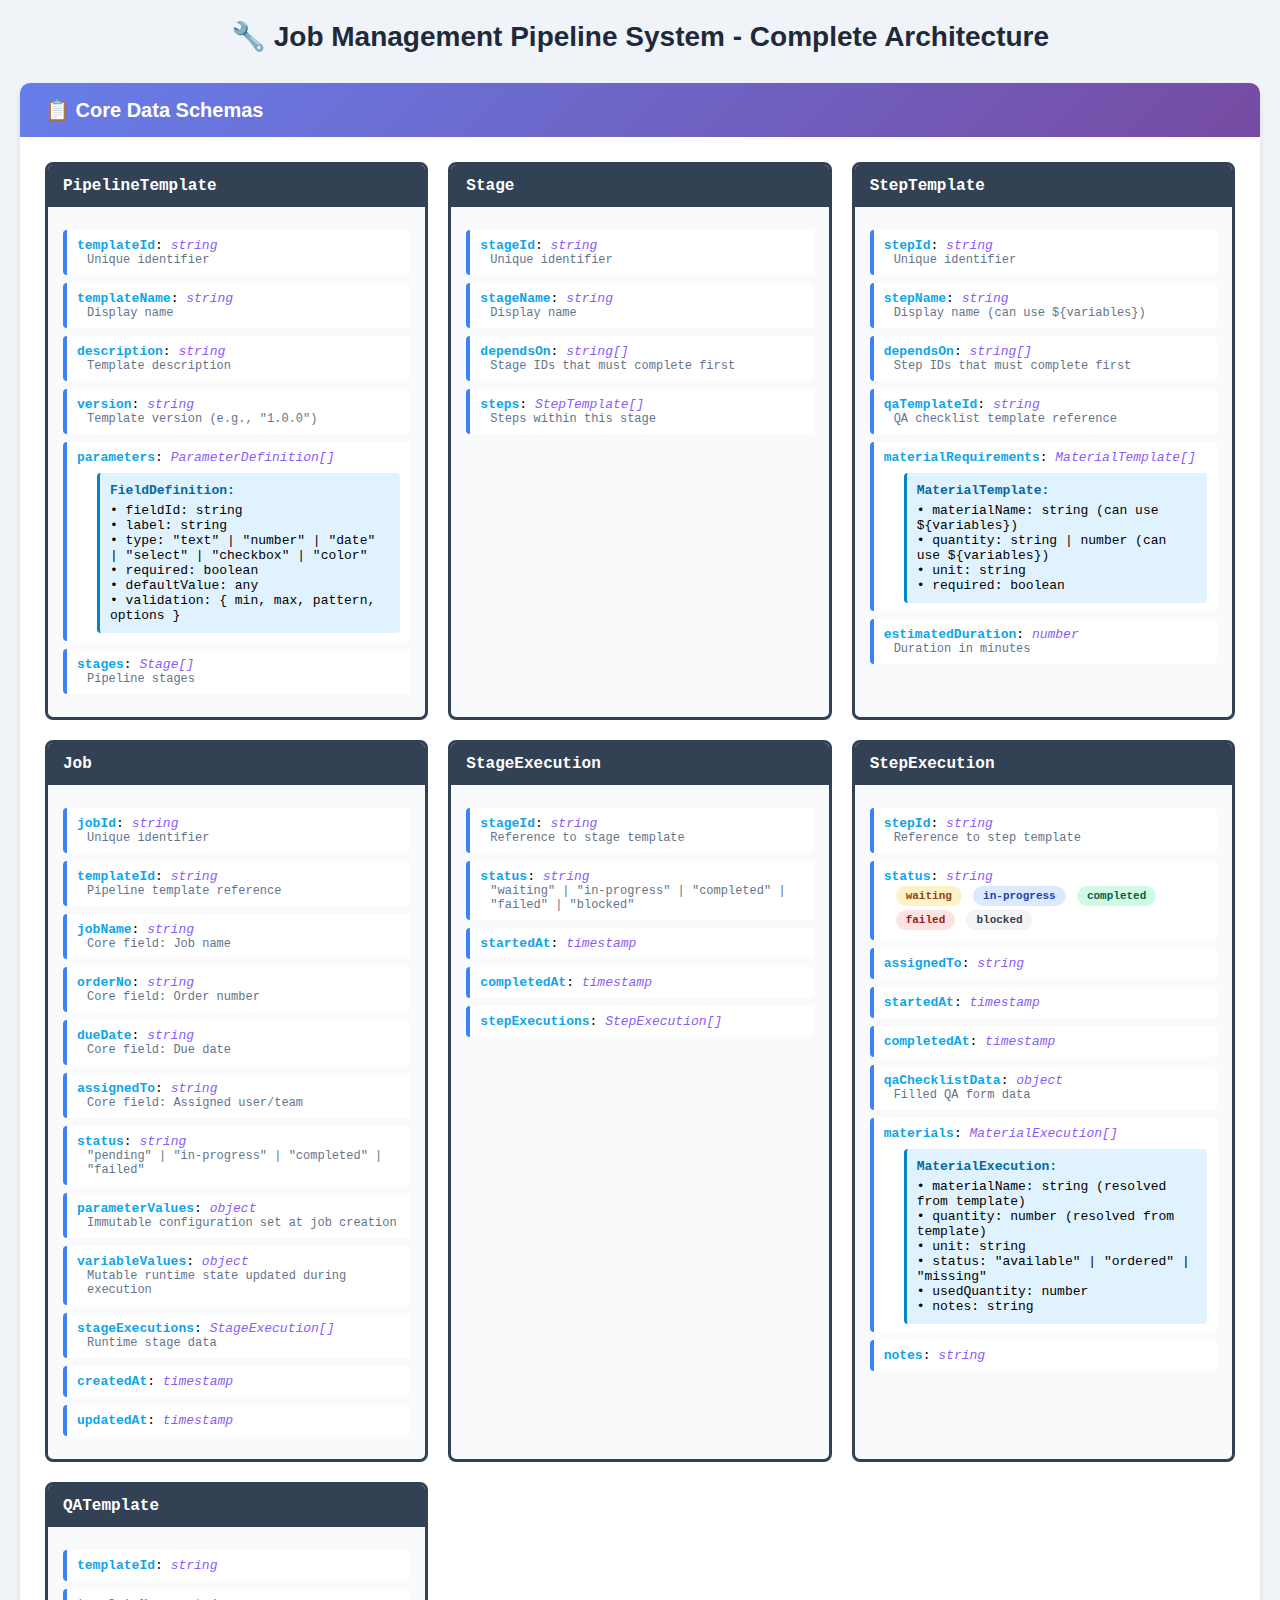
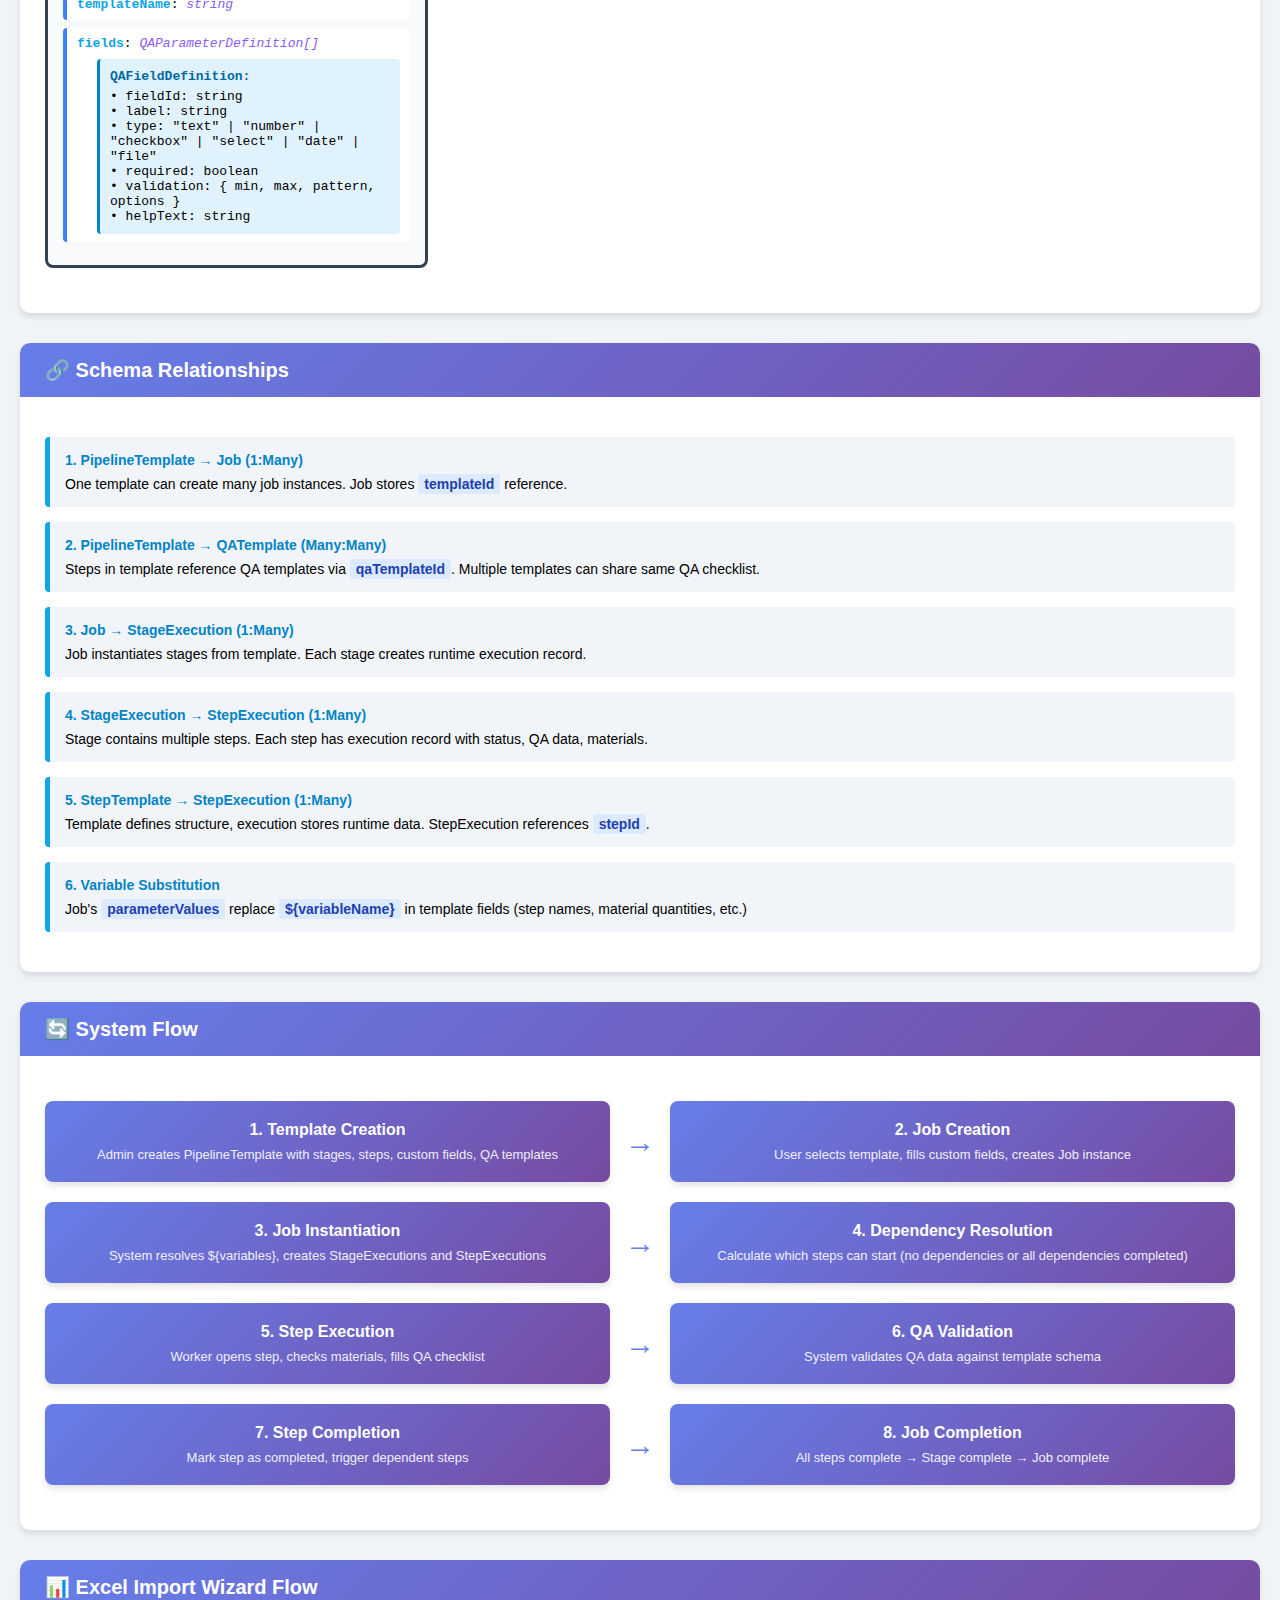
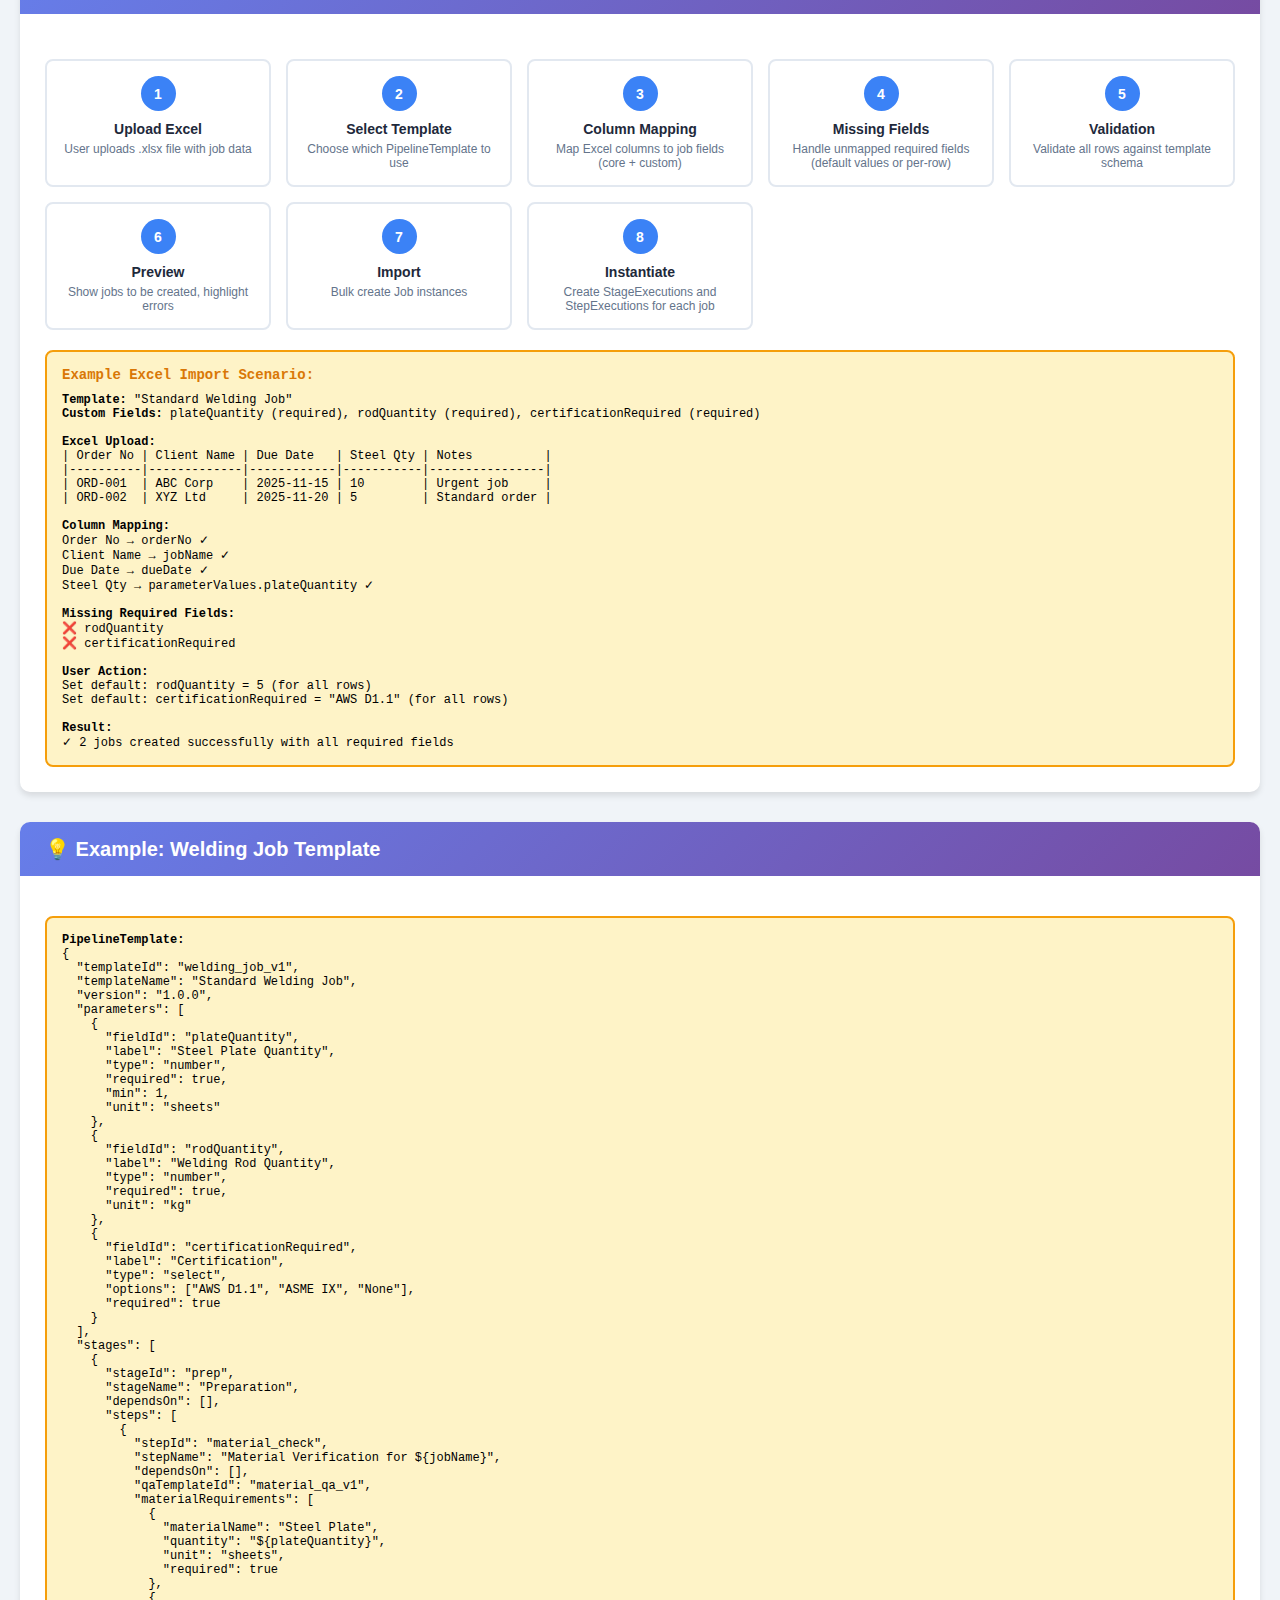
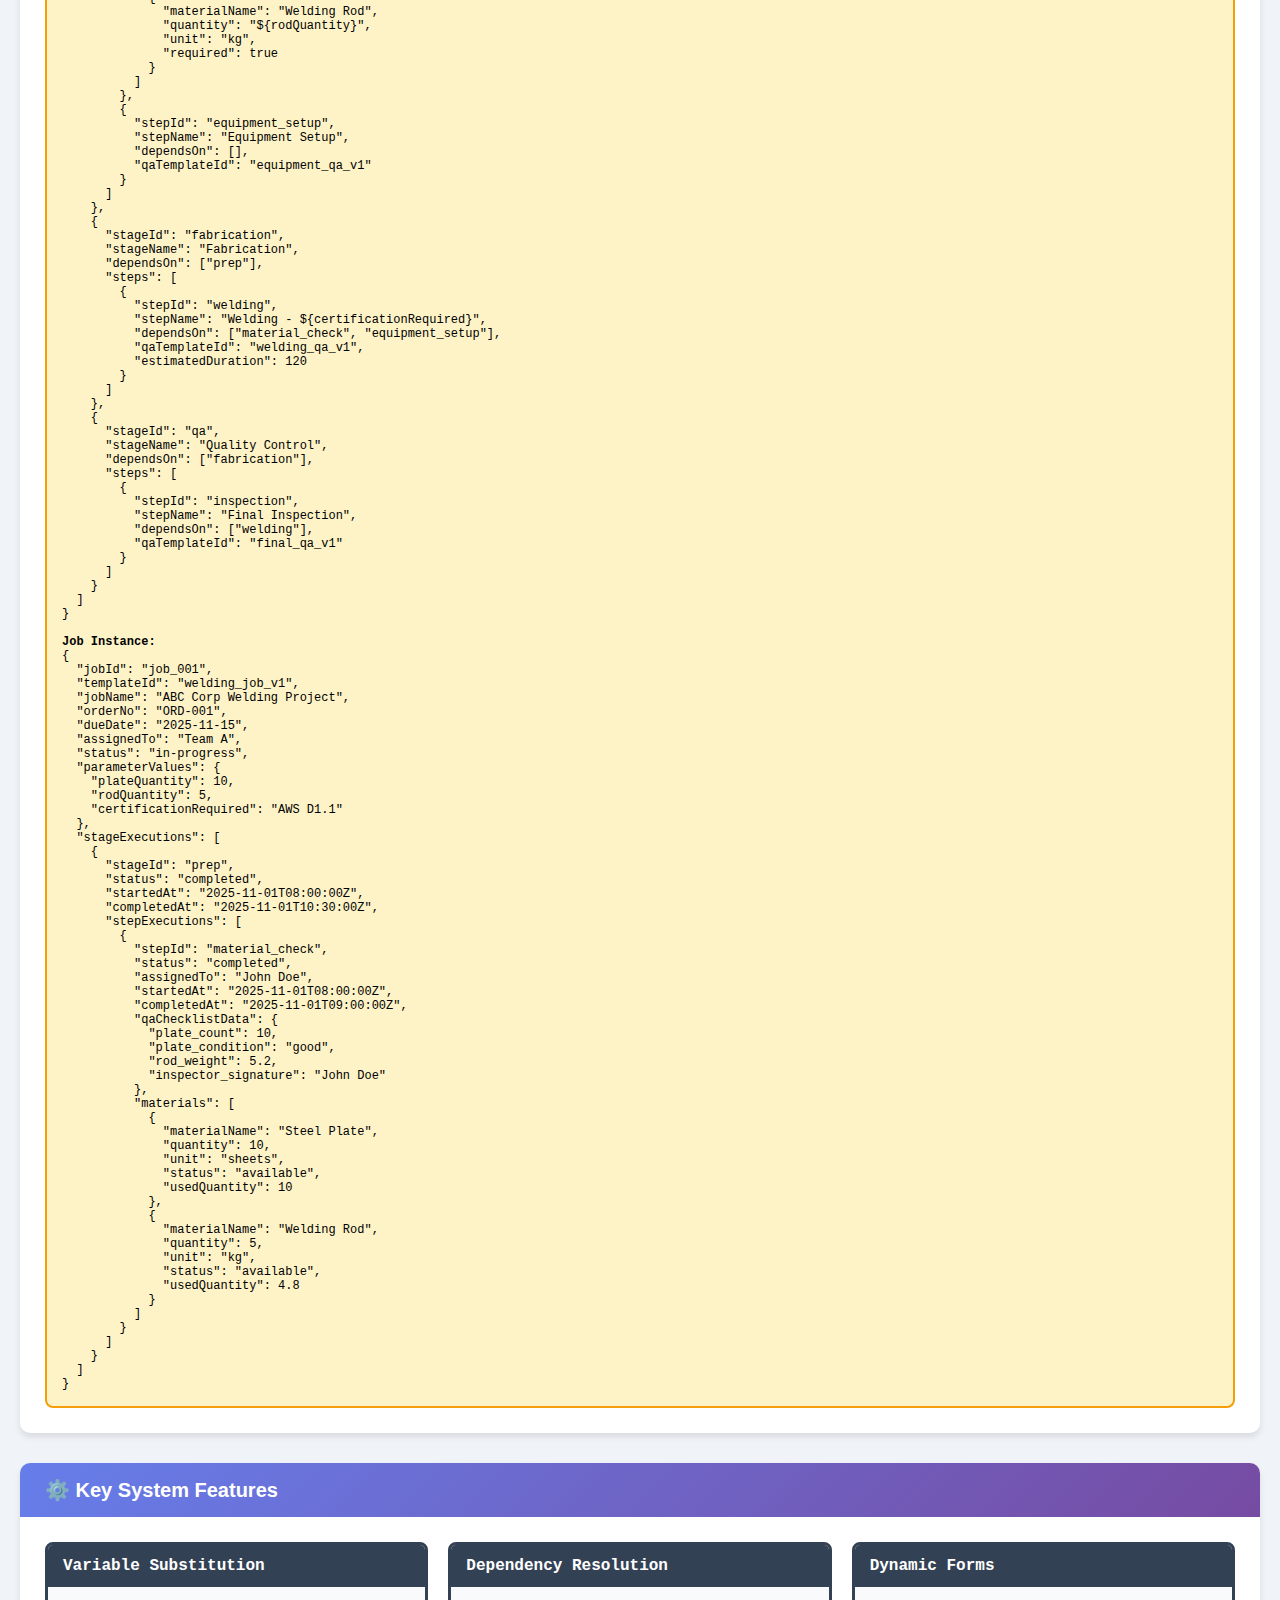
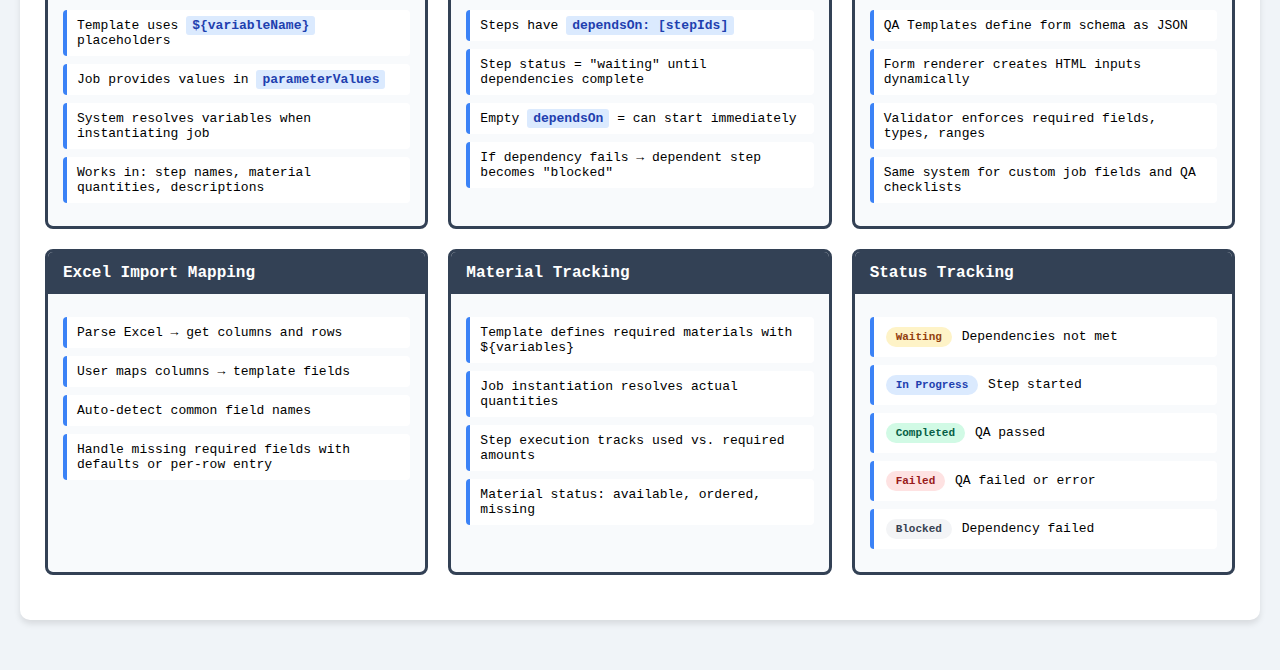
<file: job-pipeline-architecture.html>
<!DOCTYPE html>
<html lang="en">
<head>
  <meta charset="UTF-8">
  <meta name="viewport" content="width=device-width, initial-scale=1.0">
  <title>Job Management Pipeline System - Complete Architecture</title>
  <style>
    * {
      margin: 0;
      padding: 0;
      box-sizing: border-box;
    }
    
    body {
      font-family: 'Segoe UI', Tahoma, Geneva, Verdana, sans-serif;
      background: #f0f4f8;
      padding: 20px;
      font-size: 14px;
    }
    
    .container {
      max-width: 1600px;
      margin: 0 auto;
    }
    
    h1 {
      text-align: center;
      margin-bottom: 30px;
      color: #1e293b;
      font-size: 28px;
    }
    
    .section {
      background: white;
      margin-bottom: 30px;
      border-radius: 10px;
      box-shadow: 0 4px 6px rgba(0,0,0,0.1);
      overflow: hidden;
    }
    
    .section-header {
      background: linear-gradient(135deg, #667eea 0%, #764ba2 100%);
      color: white;
      padding: 15px 25px;
      font-size: 20px;
      font-weight: bold;
    }
    
    .section-content {
      padding: 25px;
    }
    
    .schema-grid {
      display: grid;
      grid-template-columns: repeat(auto-fit, minmax(350px, 1fr));
      gap: 20px;
      margin-bottom: 20px;
    }
    
    .schema-box {
      border: 3px solid #334155;
      border-radius: 8px;
      background: #f8fafc;
      overflow: hidden;
    }
    
    .schema-title {
      background: #334155;
      color: white;
      padding: 12px 15px;
      font-weight: bold;
      font-size: 16px;
      font-family: 'Courier New', monospace;
    }
    
    .schema-body {
      padding: 15px;
    }
    
    .field {
      margin: 8px 0;
      padding: 8px 10px;
      background: white;
      border-left: 4px solid #3b82f6;
      border-radius: 4px;
      font-family: 'Courier New', monospace;
      font-size: 13px;
    }
    
    .field-name {
      color: #0ea5e9;
      font-weight: bold;
    }
    
    .field-type {
      color: #8b5cf6;
      font-style: italic;
    }
    
    .field-desc {
      color: #64748b;
      font-size: 12px;
      margin-left: 10px;
    }
    
    .nested {
      margin-left: 20px;
      margin-top: 8px;
      padding: 10px;
      background: #e0f2fe;
      border-left: 3px solid #0284c7;
      border-radius: 4px;
    }
    
    .nested-title {
      font-weight: bold;
      color: #0369a1;
      margin-bottom: 5px;
    }
    
    .flow-diagram {
      display: flex;
      flex-direction: column;
      gap: 20px;
      margin: 20px 0;
    }
    
    .flow-row {
      display: flex;
      align-items: center;
      gap: 15px;
    }
    
    .flow-box {
      flex: 1;
      background: linear-gradient(135deg, #667eea 0%, #764ba2 100%);
      color: white;
      padding: 20px;
      border-radius: 8px;
      text-align: center;
      box-shadow: 0 4px 6px rgba(0,0,0,0.1);
    }
    
    .flow-box-title {
      font-weight: bold;
      font-size: 16px;
      margin-bottom: 8px;
    }
    
    .flow-box-desc {
      font-size: 13px;
      opacity: 0.9;
    }
    
    .flow-arrow {
      font-size: 30px;
      color: #667eea;
      font-weight: bold;
    }
    
    .example-box {
      background: #fef3c7;
      border: 2px solid #f59e0b;
      border-radius: 8px;
      padding: 15px;
      margin-top: 15px;
      font-family: 'Courier New', monospace;
      font-size: 12px;
      overflow-x: auto;
    }
    
    .example-box pre {
      margin: 0;
      white-space: pre;
      font-family: inherit;
      font-size: inherit;
    }
    
    .example-title {
      font-weight: bold;
      color: #d97706;
      margin-bottom: 10px;
      font-size: 14px;
    }
    
    .relationship {
      background: #f1f5f9;
      border-left: 5px solid #0ea5e9;
      padding: 15px;
      margin: 15px 0;
      border-radius: 4px;
    }
    
    .relationship-title {
      font-weight: bold;
      color: #0284c7;
      margin-bottom: 8px;
    }
    
    .import-steps {
      display: grid;
      grid-template-columns: repeat(auto-fit, minmax(200px, 1fr));
      gap: 15px;
      margin: 20px 0;
    }
    
    .import-step {
      background: white;
      border: 2px solid #e2e8f0;
      border-radius: 8px;
      padding: 15px;
      text-align: center;
    }
    
    .step-number {
      background: #3b82f6;
      color: white;
      width: 35px;
      height: 35px;
      border-radius: 50%;
      display: inline-flex;
      align-items: center;
      justify-content: center;
      font-weight: bold;
      margin-bottom: 10px;
    }
    
    .step-title {
      font-weight: bold;
      color: #1e293b;
      margin-bottom: 5px;
    }
    
    .step-desc {
      font-size: 12px;
      color: #64748b;
    }
    
    .highlight {
      background: #dbeafe;
      padding: 2px 6px;
      border-radius: 3px;
      color: #1e40af;
      font-weight: bold;
    }
    
    .status-badge {
      display: inline-block;
      padding: 4px 10px;
      border-radius: 12px;
      font-size: 11px;
      font-weight: bold;
      margin: 2px;
    }
    
    .status-waiting { background: #fef3c7; color: #92400e; }
    .status-progress { background: #dbeafe; color: #1e40af; }
    .status-complete { background: #d1fae5; color: #065f46; }
    .status-failed { background: #fee2e2; color: #991b1b; }
    .status-blocked { background: #f3f4f6; color: #374151; }
  </style>
</head>
<body>
  <div class="container">
    <h1>🔧 Job Management Pipeline System - Complete Architecture</h1>
    
    <!-- SECTION 1: CORE SCHEMAS -->
    <div class="section">
      <div class="section-header">📋 Core Data Schemas</div>
      <div class="section-content">
        <div class="schema-grid">
          
          <!-- Pipeline Template Schema -->
          <div class="schema-box">
            <div class="schema-title">PipelineTemplate</div>
            <div class="schema-body">
              <div class="field">
                <span class="field-name">templateId</span>: <span class="field-type">string</span>
                <div class="field-desc">Unique identifier</div>
              </div>
              <div class="field">
                <span class="field-name">templateName</span>: <span class="field-type">string</span>
                <div class="field-desc">Display name</div>
              </div>
              <div class="field">
                <span class="field-name">description</span>: <span class="field-type">string</span>
                <div class="field-desc">Template description</div>
              </div>
              <div class="field">
                <span class="field-name">version</span>: <span class="field-type">string</span>
                <div class="field-desc">Template version (e.g., "1.0.0")</div>
              </div>
              <div class="field">
                <span class="field-name">parameters</span>: <span class="field-type">ParameterDefinition[]</span>
                <div class="nested">
                  <div class="nested-title">FieldDefinition:</div>
                  • fieldId: string<br>
                  • label: string<br>
                  • type: "text" | "number" | "date" | "select" | "checkbox" | "color"<br>
                  • required: boolean<br>
                  • defaultValue: any<br>
                  • validation: { min, max, pattern, options }
                </div>
              </div>
              <div class="field">
                <span class="field-name">stages</span>: <span class="field-type">Stage[]</span>
                <div class="field-desc">Pipeline stages</div>
              </div>
            </div>
          </div>

          <!-- Stage Schema -->
          <div class="schema-box">
            <div class="schema-title">Stage</div>
            <div class="schema-body">
              <div class="field">
                <span class="field-name">stageId</span>: <span class="field-type">string</span>
                <div class="field-desc">Unique identifier</div>
              </div>
              <div class="field">
                <span class="field-name">stageName</span>: <span class="field-type">string</span>
                <div class="field-desc">Display name</div>
              </div>
              <div class="field">
                <span class="field-name">dependsOn</span>: <span class="field-type">string[]</span>
                <div class="field-desc">Stage IDs that must complete first</div>
              </div>
              <div class="field">
                <span class="field-name">steps</span>: <span class="field-type">StepTemplate[]</span>
                <div class="field-desc">Steps within this stage</div>
              </div>
            </div>
          </div>

          <!-- Step Template Schema -->
          <div class="schema-box">
            <div class="schema-title">StepTemplate</div>
            <div class="schema-body">
              <div class="field">
                <span class="field-name">stepId</span>: <span class="field-type">string</span>
                <div class="field-desc">Unique identifier</div>
              </div>
              <div class="field">
                <span class="field-name">stepName</span>: <span class="field-type">string</span>
                <div class="field-desc">Display name (can use ${variables})</div>
              </div>
              <div class="field">
                <span class="field-name">dependsOn</span>: <span class="field-type">string[]</span>
                <div class="field-desc">Step IDs that must complete first</div>
              </div>
              <div class="field">
                <span class="field-name">qaTemplateId</span>: <span class="field-type">string</span>
                <div class="field-desc">QA checklist template reference</div>
              </div>
              <div class="field">
                <span class="field-name">materialRequirements</span>: <span class="field-type">MaterialTemplate[]</span>
                <div class="nested">
                  <div class="nested-title">MaterialTemplate:</div>
                  • materialName: string (can use ${variables})<br>
                  • quantity: string | number (can use ${variables})<br>
                  • unit: string<br>
                  • required: boolean
                </div>
              </div>
              <div class="field">
                <span class="field-name">estimatedDuration</span>: <span class="field-type">number</span>
                <div class="field-desc">Duration in minutes</div>
              </div>
            </div>
          </div>

          <!-- Job Schema -->
          <div class="schema-box">
            <div class="schema-title">Job</div>
            <div class="schema-body">
              <div class="field">
                <span class="field-name">jobId</span>: <span class="field-type">string</span>
                <div class="field-desc">Unique identifier</div>
              </div>
              <div class="field">
                <span class="field-name">templateId</span>: <span class="field-type">string</span>
                <div class="field-desc">Pipeline template reference</div>
              </div>
              <div class="field">
                <span class="field-name">jobName</span>: <span class="field-type">string</span>
                <div class="field-desc">Core field: Job name</div>
              </div>
              <div class="field">
                <span class="field-name">orderNo</span>: <span class="field-type">string</span>
                <div class="field-desc">Core field: Order number</div>
              </div>
              <div class="field">
                <span class="field-name">dueDate</span>: <span class="field-type">string</span>
                <div class="field-desc">Core field: Due date</div>
              </div>
              <div class="field">
                <span class="field-name">assignedTo</span>: <span class="field-type">string</span>
                <div class="field-desc">Core field: Assigned user/team</div>
              </div>
              <div class="field">
                <span class="field-name">status</span>: <span class="field-type">string</span>
                <div class="field-desc">"pending" | "in-progress" | "completed" | "failed"</div>
              </div>
              <div class="field">
                <span class="field-name">parameterValues</span>: <span class="field-type">object</span>
                <div class="field-desc">Immutable configuration set at job creation</div>
              </div>
              <div class="field">
                <span class="field-name">variableValues</span>: <span class="field-type">object</span>
                <div class="field-desc">Mutable runtime state updated during execution</div>
              </div>
              <div class="field">
                <span class="field-name">stageExecutions</span>: <span class="field-type">StageExecution[]</span>
                <div class="field-desc">Runtime stage data</div>
              </div>
              <div class="field">
                <span class="field-name">createdAt</span>: <span class="field-type">timestamp</span>
              </div>
              <div class="field">
                <span class="field-name">updatedAt</span>: <span class="field-type">timestamp</span>
              </div>
            </div>
          </div>

          <!-- Stage Execution Schema -->
          <div class="schema-box">
            <div class="schema-title">StageExecution</div>
            <div class="schema-body">
              <div class="field">
                <span class="field-name">stageId</span>: <span class="field-type">string</span>
                <div class="field-desc">Reference to stage template</div>
              </div>
              <div class="field">
                <span class="field-name">status</span>: <span class="field-type">string</span>
                <div class="field-desc">"waiting" | "in-progress" | "completed" | "failed" | "blocked"</div>
              </div>
              <div class="field">
                <span class="field-name">startedAt</span>: <span class="field-type">timestamp</span>
              </div>
              <div class="field">
                <span class="field-name">completedAt</span>: <span class="field-type">timestamp</span>
              </div>
              <div class="field">
                <span class="field-name">stepExecutions</span>: <span class="field-type">StepExecution[]</span>
              </div>
            </div>
          </div>

          <!-- Step Execution Schema -->
          <div class="schema-box">
            <div class="schema-title">StepExecution</div>
            <div class="schema-body">
              <div class="field">
                <span class="field-name">stepId</span>: <span class="field-type">string</span>
                <div class="field-desc">Reference to step template</div>
              </div>
              <div class="field">
                <span class="field-name">status</span>: <span class="field-type">string</span>
                <div class="field-desc">
                  <span class="status-badge status-waiting">waiting</span>
                  <span class="status-badge status-progress">in-progress</span>
                  <span class="status-badge status-complete">completed</span>
                  <span class="status-badge status-failed">failed</span>
                  <span class="status-badge status-blocked">blocked</span>
                </div>
              </div>
              <div class="field">
                <span class="field-name">assignedTo</span>: <span class="field-type">string</span>
              </div>
              <div class="field">
                <span class="field-name">startedAt</span>: <span class="field-type">timestamp</span>
              </div>
              <div class="field">
                <span class="field-name">completedAt</span>: <span class="field-type">timestamp</span>
              </div>
              <div class="field">
                <span class="field-name">qaChecklistData</span>: <span class="field-type">object</span>
                <div class="field-desc">Filled QA form data</div>
              </div>
              <div class="field">
                <span class="field-name">materials</span>: <span class="field-type">MaterialExecution[]</span>
                <div class="nested">
                  <div class="nested-title">MaterialExecution:</div>
                  • materialName: string (resolved from template)<br>
                  • quantity: number (resolved from template)<br>
                  • unit: string<br>
                  • status: "available" | "ordered" | "missing"<br>
                  • usedQuantity: number<br>
                  • notes: string
                </div>
              </div>
              <div class="field">
                <span class="field-name">notes</span>: <span class="field-type">string</span>
              </div>
            </div>
          </div>

          <!-- QA Template Schema -->
          <div class="schema-box">
            <div class="schema-title">QATemplate</div>
            <div class="schema-body">
              <div class="field">
                <span class="field-name">templateId</span>: <span class="field-type">string</span>
              </div>
              <div class="field">
                <span class="field-name">templateName</span>: <span class="field-type">string</span>
              </div>
              <div class="field">
                <span class="field-name">fields</span>: <span class="field-type">QAParameterDefinition[]</span>
                <div class="nested">
                  <div class="nested-title">QAFieldDefinition:</div>
                  • fieldId: string<br>
                  • label: string<br>
                  • type: "text" | "number" | "checkbox" | "select" | "date" | "file"<br>
                  • required: boolean<br>
                  • validation: { min, max, pattern, options }<br>
                  • helpText: string
                </div>
              </div>
            </div>
          </div>

        </div>
      </div>
    </div>

    <!-- SECTION 2: RELATIONSHIPS -->
    <div class="section">
      <div class="section-header">🔗 Schema Relationships</div>
      <div class="section-content">
        
        <div class="relationship">
          <div class="relationship-title">1. PipelineTemplate → Job (1:Many)</div>
          One template can create many job instances. Job stores <span class="highlight">templateId</span> reference.
        </div>

        <div class="relationship">
          <div class="relationship-title">2. PipelineTemplate → QATemplate (Many:Many)</div>
          Steps in template reference QA templates via <span class="highlight">qaTemplateId</span>. Multiple templates can share same QA checklist.
        </div>

        <div class="relationship">
          <div class="relationship-title">3. Job → StageExecution (1:Many)</div>
          Job instantiates stages from template. Each stage creates runtime execution record.
        </div>

        <div class="relationship">
          <div class="relationship-title">4. StageExecution → StepExecution (1:Many)</div>
          Stage contains multiple steps. Each step has execution record with status, QA data, materials.
        </div>

        <div class="relationship">
          <div class="relationship-title">5. StepTemplate → StepExecution (1:Many)</div>
          Template defines structure, execution stores runtime data. StepExecution references <span class="highlight">stepId</span>.
        </div>

        <div class="relationship">
          <div class="relationship-title">6. Variable Substitution</div>
          Job's <span class="highlight">parameterValues</span> replace <span class="highlight">${variableName}</span> in template fields (step names, material quantities, etc.)
        </div>

      </div>
    </div>

    <!-- SECTION 3: SYSTEM FLOW -->
    <div class="section">
      <div class="section-header">🔄 System Flow</div>
      <div class="section-content">
        
        <div class="flow-diagram">
          <div class="flow-row">
            <div class="flow-box">
              <div class="flow-box-title">1. Template Creation</div>
              <div class="flow-box-desc">Admin creates PipelineTemplate with stages, steps, custom fields, QA templates</div>
            </div>
            <div class="flow-arrow">→</div>
            <div class="flow-box">
              <div class="flow-box-title">2. Job Creation</div>
              <div class="flow-box-desc">User selects template, fills custom fields, creates Job instance</div>
            </div>
          </div>

          <div class="flow-row">
            <div class="flow-box">
              <div class="flow-box-title">3. Job Instantiation</div>
              <div class="flow-box-desc">System resolves ${variables}, creates StageExecutions and StepExecutions</div>
            </div>
            <div class="flow-arrow">→</div>
            <div class="flow-box">
              <div class="flow-box-title">4. Dependency Resolution</div>
              <div class="flow-box-desc">Calculate which steps can start (no dependencies or all dependencies completed)</div>
            </div>
          </div>

          <div class="flow-row">
            <div class="flow-box">
              <div class="flow-box-title">5. Step Execution</div>
              <div class="flow-box-desc">Worker opens step, checks materials, fills QA checklist</div>
            </div>
            <div class="flow-arrow">→</div>
            <div class="flow-box">
              <div class="flow-box-title">6. QA Validation</div>
              <div class="flow-box-desc">System validates QA data against template schema</div>
            </div>
          </div>

          <div class="flow-row">
            <div class="flow-box">
              <div class="flow-box-title">7. Step Completion</div>
              <div class="flow-box-desc">Mark step as completed, trigger dependent steps</div>
            </div>
            <div class="flow-arrow">→</div>
            <div class="flow-box">
              <div class="flow-box-title">8. Job Completion</div>
              <div class="flow-box-desc">All steps complete → Stage complete → Job complete</div>
            </div>
          </div>
        </div>

      </div>
    </div>

    <!-- SECTION 4: EXCEL IMPORT -->
    <div class="section">
      <div class="section-header">📊 Excel Import Wizard Flow</div>
      <div class="section-content">
        
        <div class="import-steps">
          <div class="import-step">
            <div class="step-number">1</div>
            <div class="step-title">Upload Excel</div>
            <div class="step-desc">User uploads .xlsx file with job data</div>
          </div>

          <div class="import-step">
            <div class="step-number">2</div>
            <div class="step-title">Select Template</div>
            <div class="step-desc">Choose which PipelineTemplate to use</div>
          </div>

          <div class="import-step">
            <div class="step-number">3</div>
            <div class="step-title">Column Mapping</div>
            <div class="step-desc">Map Excel columns to job fields (core + custom)</div>
          </div>

          <div class="import-step">
            <div class="step-number">4</div>
            <div class="step-title">Missing Fields</div>
            <div class="step-desc">Handle unmapped required fields (default values or per-row)</div>
          </div>

          <div class="import-step">
            <div class="step-number">5</div>
            <div class="step-title">Validation</div>
            <div class="step-desc">Validate all rows against template schema</div>
          </div>

          <div class="import-step">
            <div class="step-number">6</div>
            <div class="step-title">Preview</div>
            <div class="step-desc">Show jobs to be created, highlight errors</div>
          </div>

          <div class="import-step">
            <div class="step-number">7</div>
            <div class="step-title">Import</div>
            <div class="step-desc">Bulk create Job instances</div>
          </div>

          <div class="import-step">
            <div class="step-number">8</div>
            <div class="step-title">Instantiate</div>
            <div class="step-desc">Create StageExecutions and StepExecutions for each job</div>
          </div>
        </div>

        <div class="example-box">
          <div class="example-title">Example Excel Import Scenario:</div>
<pre><strong>Template:</strong> "Standard Welding Job"
<strong>Custom Fields:</strong> plateQuantity (required), rodQuantity (required), certificationRequired (required)

<strong>Excel Upload:</strong>
| Order No | Client Name | Due Date   | Steel Qty | Notes          |
|----------|-------------|------------|-----------|----------------|
| ORD-001  | ABC Corp    | 2025-11-15 | 10        | Urgent job     |
| ORD-002  | XYZ Ltd     | 2025-11-20 | 5         | Standard order |

<strong>Column Mapping:</strong>
Order No → orderNo ✓
Client Name → jobName ✓
Due Date → dueDate ✓
Steel Qty → parameterValues.plateQuantity ✓

<strong>Missing Required Fields:</strong>
❌ rodQuantity
❌ certificationRequired

<strong>User Action:</strong>
Set default: rodQuantity = 5 (for all rows)
Set default: certificationRequired = "AWS D1.1" (for all rows)

<strong>Result:</strong>
✓ 2 jobs created successfully with all required fields</pre>
        </div>

      </div>
    </div>

    <!-- SECTION 5: EXAMPLE DATA -->
    <div class="section">
      <div class="section-header">💡 Example: Welding Job Template</div>
      <div class="section-content">
        
        <div class="example-box">
<pre><strong>PipelineTemplate:</strong>
{
  "templateId": "welding_job_v1",
  "templateName": "Standard Welding Job",
  "version": "1.0.0",
  "parameters": [
    {
      "fieldId": "plateQuantity",
      "label": "Steel Plate Quantity",
      "type": "number",
      "required": true,
      "min": 1,
      "unit": "sheets"
    },
    {
      "fieldId": "rodQuantity",
      "label": "Welding Rod Quantity",
      "type": "number",
      "required": true,
      "unit": "kg"
    },
    {
      "fieldId": "certificationRequired",
      "label": "Certification",
      "type": "select",
      "options": ["AWS D1.1", "ASME IX", "None"],
      "required": true
    }
  ],
  "stages": [
    {
      "stageId": "prep",
      "stageName": "Preparation",
      "dependsOn": [],
      "steps": [
        {
          "stepId": "material_check",
          "stepName": "Material Verification for ${jobName}",
          "dependsOn": [],
          "qaTemplateId": "material_qa_v1",
          "materialRequirements": [
            {
              "materialName": "Steel Plate",
              "quantity": "${plateQuantity}",
              "unit": "sheets",
              "required": true
            },
            {
              "materialName": "Welding Rod",
              "quantity": "${rodQuantity}",
              "unit": "kg",
              "required": true
            }
          ]
        },
        {
          "stepId": "equipment_setup",
          "stepName": "Equipment Setup",
          "dependsOn": [],
          "qaTemplateId": "equipment_qa_v1"
        }
      ]
    },
    {
      "stageId": "fabrication",
      "stageName": "Fabrication",
      "dependsOn": ["prep"],
      "steps": [
        {
          "stepId": "welding",
          "stepName": "Welding - ${certificationRequired}",
          "dependsOn": ["material_check", "equipment_setup"],
          "qaTemplateId": "welding_qa_v1",
          "estimatedDuration": 120
        }
      ]
    },
    {
      "stageId": "qa",
      "stageName": "Quality Control",
      "dependsOn": ["fabrication"],
      "steps": [
        {
          "stepId": "inspection",
          "stepName": "Final Inspection",
          "dependsOn": ["welding"],
          "qaTemplateId": "final_qa_v1"
        }
      ]
    }
  ]
}

<strong>Job Instance:</strong>
{
  "jobId": "job_001",
  "templateId": "welding_job_v1",
  "jobName": "ABC Corp Welding Project",
  "orderNo": "ORD-001",
  "dueDate": "2025-11-15",
  "assignedTo": "Team A",
  "status": "in-progress",
  "parameterValues": {
    "plateQuantity": 10,
    "rodQuantity": 5,
    "certificationRequired": "AWS D1.1"
  },
  "stageExecutions": [
    {
      "stageId": "prep",
      "status": "completed",
      "startedAt": "2025-11-01T08:00:00Z",
      "completedAt": "2025-11-01T10:30:00Z",
      "stepExecutions": [
        {
          "stepId": "material_check",
          "status": "completed",
          "assignedTo": "John Doe",
          "startedAt": "2025-11-01T08:00:00Z",
          "completedAt": "2025-11-01T09:00:00Z",
          "qaChecklistData": {
            "plate_count": 10,
            "plate_condition": "good",
            "rod_weight": 5.2,
            "inspector_signature": "John Doe"
          },
          "materials": [
            {
              "materialName": "Steel Plate",
              "quantity": 10,
              "unit": "sheets",
              "status": "available",
              "usedQuantity": 10
            },
            {
              "materialName": "Welding Rod",
              "quantity": 5,
              "unit": "kg",
              "status": "available",
              "usedQuantity": 4.8
            }
          ]
        }
      ]
    }
  ]
}
</pre>
        </div>

      </div>
    </div>

    <!-- SECTION 6: KEY FEATURES -->
    <div class="section">
      <div class="section-header">⚙️ Key System Features</div>
      <div class="section-content">
        
        <div class="schema-grid">
          <div class="schema-box">
            <div class="schema-title">Variable Substitution</div>
            <div class="schema-body">
              <div class="field">Template uses <span class="highlight">${variableName}</span> placeholders</div>
              <div class="field">Job provides values in <span class="highlight">parameterValues</span></div>
              <div class="field">System resolves variables when instantiating job</div>
              <div class="field">Works in: step names, material quantities, descriptions</div>
            </div>
          </div>

          <div class="schema-box">
            <div class="schema-title">Dependency Resolution</div>
            <div class="schema-body">
              <div class="field">Steps have <span class="highlight">dependsOn: [stepIds]</span></div>
              <div class="field">Step status = "waiting" until dependencies complete</div>
              <div class="field">Empty <span class="highlight">dependsOn</span> = can start immediately</div>
              <div class="field">If dependency fails → dependent step becomes "blocked"</div>
            </div>
          </div>

          <div class="schema-box">
            <div class="schema-title">Dynamic Forms</div>
            <div class="schema-body">
              <div class="field">QA Templates define form schema as JSON</div>
              <div class="field">Form renderer creates HTML inputs dynamically</div>
              <div class="field">Validator enforces required fields, types, ranges</div>
              <div class="field">Same system for custom job fields and QA checklists</div>
            </div>
          </div>

          <div class="schema-box">
            <div class="schema-title">Excel Import Mapping</div>
            <div class="schema-body">
              <div class="field">Parse Excel → get columns and rows</div>
              <div class="field">User maps columns → template fields</div>
              <div class="field">Auto-detect common field names</div>
              <div class="field">Handle missing required fields with defaults or per-row entry</div>
            </div>
          </div>

          <div class="schema-box">
            <div class="schema-title">Material Tracking</div>
            <div class="schema-body">
              <div class="field">Template defines required materials with ${variables}</div>
              <div class="field">Job instantiation resolves actual quantities</div>
              <div class="field">Step execution tracks used vs. required amounts</div>
              <div class="field">Material status: available, ordered, missing</div>
            </div>
          </div>

          <div class="schema-box">
            <div class="schema-title">Status Tracking</div>
            <div class="schema-body">
              <div class="field"><span class="status-badge status-waiting">Waiting</span> Dependencies not met</div>
              <div class="field"><span class="status-badge status-progress">In Progress</span> Step started</div>
              <div class="field"><span class="status-badge status-complete">Completed</span> QA passed</div>
              <div class="field"><span class="status-badge status-failed">Failed</span> QA failed or error</div>
              <div class="field"><span class="status-badge status-blocked">Blocked</span> Dependency failed</div>
            </div>
          </div>

        </div>

      </div>
    </div>

  </div>
</body>
</html>
</file>
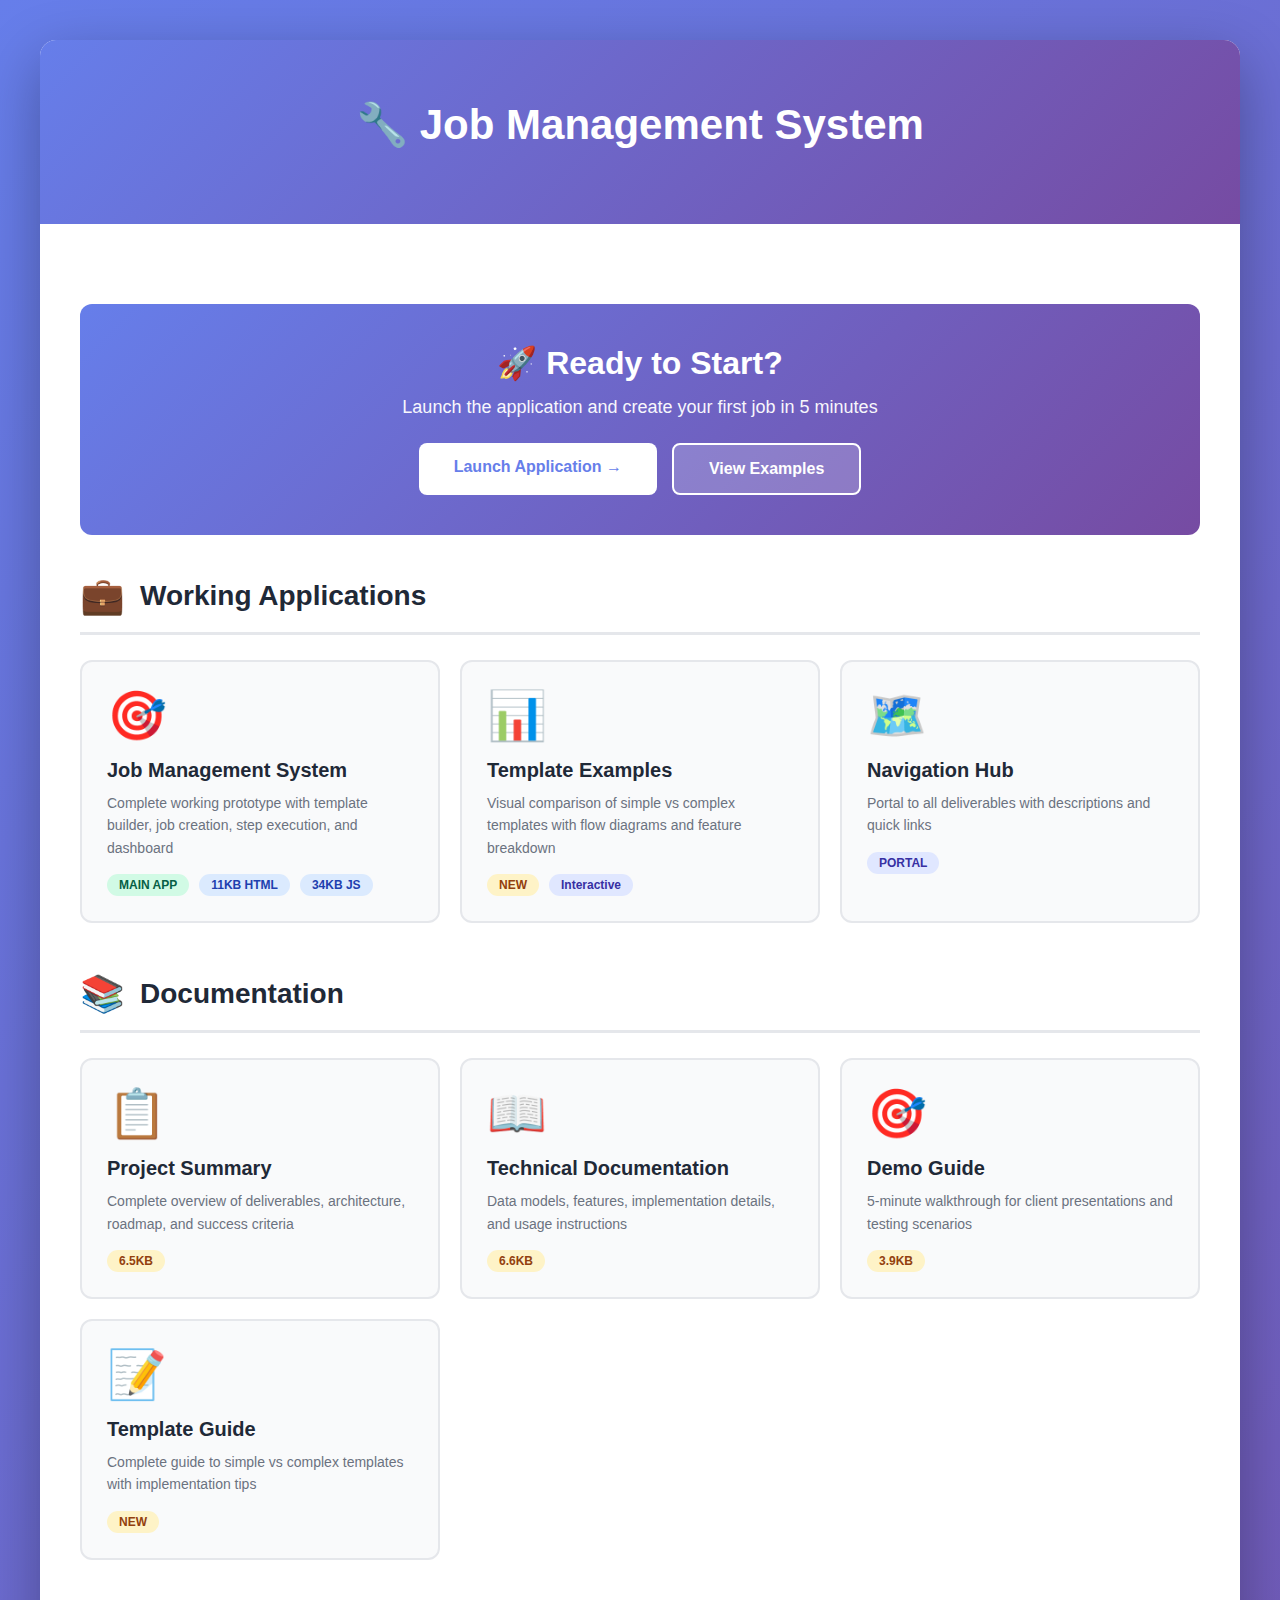
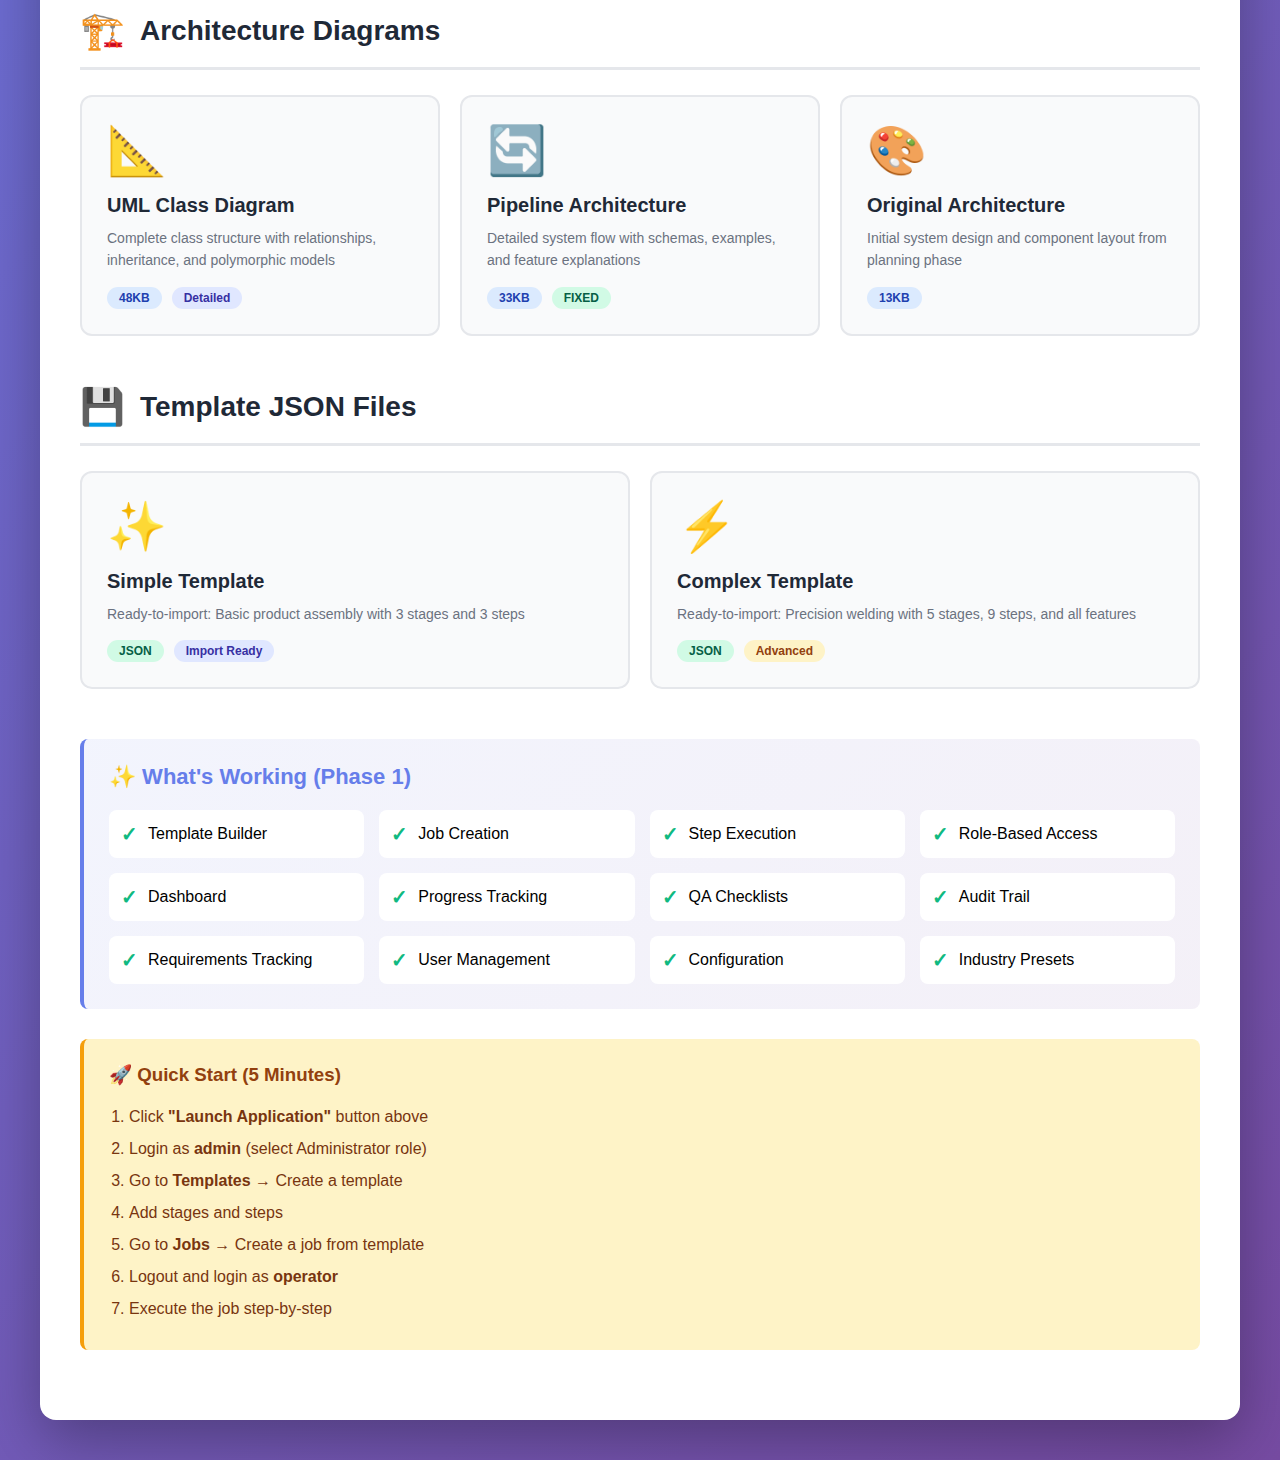
<file: portal.html>
<!DOCTYPE html>
<html lang="en">
<head>
  <meta charset="UTF-8">
  <meta name="viewport" content="width=device-width, initial-scale=1.0">
  <title>Job Management System - Complete Package</title>
  <style>
    * {
      margin: 0;
      padding: 0;
      box-sizing: border-box;
    }
    
    body {
      font-family: -apple-system, BlinkMacSystemFont, 'Segoe UI', Roboto, sans-serif;
      background: linear-gradient(135deg, #667eea 0%, #764ba2 100%);
      min-height: 100vh;
      padding: 40px 20px;
    }
    
    .container {
      max-width: 1200px;
      margin: 0 auto;
      background: white;
      border-radius: 16px;
      box-shadow: 0 20px 60px rgba(0,0,0,0.3);
      overflow: hidden;
    }
    
    .hero {
      background: linear-gradient(135deg, #667eea 0%, #764ba2 100%);
      color: white;
      padding: 60px 40px;
      text-align: center;
    }
    
    .hero h1 {
      font-size: 42px;
      margin-bottom: 15px;
    }
    
    .hero p {
      font-size: 20px;
      opacity: 0.95;
    }
    
    .content {
      padding: 40px;
    }
    
    .section {
      margin-bottom: 50px;
    }
    
    .section-header {
      display: flex;
      align-items: center;
      gap: 15px;
      margin-bottom: 25px;
      padding-bottom: 15px;
      border-bottom: 3px solid #e5e7eb;
    }
    
    .section-icon {
      font-size: 36px;
    }
    
    .section-title {
      font-size: 28px;
      color: #1f2937;
    }
    
    .card-grid {
      display: grid;
      grid-template-columns: repeat(auto-fit, minmax(300px, 1fr));
      gap: 20px;
    }
    
    .card {
      background: #f9fafb;
      border: 2px solid #e5e7eb;
      border-radius: 12px;
      padding: 25px;
      transition: all 0.3s;
      cursor: pointer;
      text-decoration: none;
      color: inherit;
      display: block;
    }
    
    .card:hover {
      border-color: #667eea;
      transform: translateY(-4px);
      box-shadow: 0 8px 20px rgba(102, 126, 234, 0.3);
    }
    
    .card-icon {
      font-size: 48px;
      margin-bottom: 15px;
    }
    
    .card-title {
      font-size: 20px;
      font-weight: 600;
      color: #1f2937;
      margin-bottom: 10px;
    }
    
    .card-desc {
      font-size: 14px;
      color: #6b7280;
      line-height: 1.6;
      margin-bottom: 15px;
    }
    
    .card-meta {
      display: flex;
      gap: 10px;
      flex-wrap: wrap;
    }
    
    .badge {
      display: inline-block;
      padding: 4px 12px;
      border-radius: 12px;
      font-size: 12px;
      font-weight: 600;
    }
    
    .badge-primary {
      background: #dbeafe;
      color: #1e40af;
    }
    
    .badge-success {
      background: #d1fae5;
      color: #065f46;
    }
    
    .badge-warning {
      background: #fef3c7;
      color: #92400e;
    }
    
    .badge-info {
      background: #e0e7ff;
      color: #3730a3;
    }
    
    .highlight-box {
      background: linear-gradient(135deg, #667eea15 0%, #764ba215 100%);
      border-left: 4px solid #667eea;
      padding: 25px;
      border-radius: 8px;
      margin: 30px 0;
    }
    
    .highlight-box h3 {
      color: #667eea;
      margin-bottom: 15px;
      font-size: 22px;
    }
    
    .feature-grid {
      display: grid;
      grid-template-columns: repeat(auto-fit, minmax(250px, 1fr));
      gap: 15px;
      margin-top: 20px;
    }
    
    .feature-item {
      display: flex;
      align-items: center;
      gap: 10px;
      padding: 12px;
      background: white;
      border-radius: 8px;
    }
    
    .feature-check {
      color: #10b981;
      font-size: 20px;
      font-weight: bold;
    }
    
    .cta-section {
      background: linear-gradient(135deg, #667eea 0%, #764ba2 100%);
      color: white;
      padding: 40px;
      border-radius: 12px;
      text-align: center;
      margin: 40px 0;
    }
    
    .cta-section h2 {
      font-size: 32px;
      margin-bottom: 15px;
    }
    
    .cta-buttons {
      display: flex;
      justify-content: center;
      gap: 15px;
      margin-top: 25px;
      flex-wrap: wrap;
    }
    
    .btn {
      display: inline-block;
      padding: 15px 35px;
      border-radius: 8px;
      font-size: 16px;
      font-weight: 600;
      text-decoration: none;
      transition: all 0.3s;
    }
    
    .btn-primary {
      background: white;
      color: #667eea;
    }
    
    .btn-primary:hover {
      transform: scale(1.05);
      box-shadow: 0 8px 20px rgba(255,255,255,0.3);
    }
    
    .btn-secondary {
      background: rgba(255,255,255,0.2);
      color: white;
      border: 2px solid white;
    }
    
    .btn-secondary:hover {
      background: rgba(255,255,255,0.3);
    }
    
    .stats {
      display: grid;
      grid-template-columns: repeat(auto-fit, minmax(150px, 1fr));
      gap: 20px;
      margin: 30px 0;
    }
    
    .stat-box {
      text-align: center;
      padding: 20px;
      background: #f9fafb;
      border-radius: 8px;
    }
    
    .stat-number {
      font-size: 36px;
      font-weight: bold;
      color: #667eea;
      margin-bottom: 5px;
    }
    
    .stat-label {
      font-size: 14px;
      color: #6b7280;
    }
    
    @media (max-width: 768px) {
      .hero h1 {
        font-size: 32px;
      }
      
      .card-grid {
        grid-template-columns: 1fr;
      }
      
      .cta-buttons {
        flex-direction: column;
      }
      
      .btn {
        width: 100%;
      }
    }
  </style>
</head>
<body>
  <div class="container">
    <div class="hero">
      <h1>🔧 Job Management System</h1>
    </div>
    
    <div class="content">
      
      <!-- CTA -->
      <div class="cta-section">
        <h2>🚀 Ready to Start?</h2>
        <p style="font-size: 18px; opacity: 0.95; margin-top: 10px;">
          Launch the application and create your first job in 5 minutes
        </p>
        <div class="cta-buttons">
          <a href="index.html" class="btn btn-primary">Launch Application →</a>
          <a href="template-examples-comparison.html" class="btn btn-secondary">View Examples</a>
        </div>
      </div>
      
      <!-- Working Applications -->
      <div class="section">
        <div class="section-header">
          <div class="section-icon">💼</div>
          <h2 class="section-title">Working Applications</h2>
        </div>
        
        <div class="card-grid">
          <a href="index.html" class="card">
            <div class="card-icon">🎯</div>
            <div class="card-title">Job Management System</div>
            <div class="card-desc">
              Complete working prototype with template builder, job creation, step execution, and dashboard
            </div>
            <div class="card-meta">
              <span class="badge badge-success">MAIN APP</span>
              <span class="badge badge-primary">11KB HTML</span>
              <span class="badge badge-primary">34KB JS</span>
            </div>
          </a>
          
          <a href="template-examples-comparison.html" class="card">
            <div class="card-icon">📊</div>
            <div class="card-title">Template Examples</div>
            <div class="card-desc">
              Visual comparison of simple vs complex templates with flow diagrams and feature breakdown
            </div>
            <div class="card-meta">
              <span class="badge badge-warning">NEW</span>
              <span class="badge badge-info">Interactive</span>
            </div>
          </a>
          
          <a href="START_HERE.html" class="card">
            <div class="card-icon">🗺️</div>
            <div class="card-title">Navigation Hub</div>
            <div class="card-desc">
              Portal to all deliverables with descriptions and quick links
            </div>
            <div class="card-meta">
              <span class="badge badge-info">PORTAL</span>
            </div>
          </a>
        </div>
      </div>
      
      <!-- Documentation -->
      <div class="section">
        <div class="section-header">
          <div class="section-icon">📚</div>
          <h2 class="section-title">Documentation</h2>
        </div>
        
        <div class="card-grid">
          <a href="/docs/PROJECT_SUMMARY.md" class="card">
            <div class="card-icon">📋</div>
            <div class="card-title">Project Summary</div>
            <div class="card-desc">
              Complete overview of deliverables, architecture, roadmap, and success criteria
            </div>
            <div class="card-meta">
              <span class="badge badge-warning">6.5KB</span>
            </div>
          </a>
          
          <a href="README.md" class="card">
            <div class="card-icon">📖</div>
            <div class="card-title">Technical Documentation</div>
            <div class="card-desc">
              Data models, features, implementation details, and usage instructions
            </div>
            <div class="card-meta">
              <span class="badge badge-warning">6.6KB</span>
            </div>
          </a>
          
          <a href="/docs/DEMO_GUIDE.md" class="card">
            <div class="card-icon">🎯</div>
            <div class="card-title">Demo Guide</div>
            <div class="card-desc">
              5-minute walkthrough for client presentations and testing scenarios
            </div>
            <div class="card-meta">
              <span class="badge badge-warning">3.9KB</span>
            </div>
          </a>
          
          <a href="/docs/TEMPLATE_GUIDE.md" class="card">
            <div class="card-icon">📝</div>
            <div class="card-title">Template Guide</div>
            <div class="card-desc">
              Complete guide to simple vs complex templates with implementation tips
            </div>
            <div class="card-meta">
              <span class="badge badge-warning">NEW</span>
            </div>
          </a>
        </div>
      </div>
      
      <!-- Architecture Diagrams -->
      <div class="section">
        <div class="section-header">
          <div class="section-icon">🏗️</div>
          <h2 class="section-title">Architecture Diagrams</h2>
        </div>
        
        <div class="card-grid">
          <a href="job-management-uml.html" class="card">
            <div class="card-icon">📐</div>
            <div class="card-title">UML Class Diagram</div>
            <div class="card-desc">
              Complete class structure with relationships, inheritance, and polymorphic models
            </div>
            <div class="card-meta">
              <span class="badge badge-primary">48KB</span>
              <span class="badge badge-info">Detailed</span>
            </div>
          </a>
          
          <a href="job-pipeline-architecture.html" class="card">
            <div class="card-icon">🔄</div>
            <div class="card-title">Pipeline Architecture</div>
            <div class="card-desc">
              Detailed system flow with schemas, examples, and feature explanations
            </div>
            <div class="card-meta">
              <span class="badge badge-primary">33KB</span>
              <span class="badge badge-success">FIXED</span>
            </div>
          </a>
          
          <a href="job-management-architecture.html" class="card">
            <div class="card-icon">🎨</div>
            <div class="card-title">Original Architecture</div>
            <div class="card-desc">
              Initial system design and component layout from planning phase
            </div>
            <div class="card-meta">
              <span class="badge badge-primary">13KB</span>
            </div>
          </a>
        </div>
      </div>
      
      <!-- Template JSON Files -->
      <div class="section">
        <div class="section-header">
          <div class="section-icon">💾</div>
          <h2 class="section-title">Template JSON Files</h2>
        </div>
        
        <div class="card-grid">
          <a href="/samples/template-simple.json" class="card">
            <div class="card-icon">✨</div>
            <div class="card-title">Simple Template</div>
            <div class="card-desc">
              Ready-to-import: Basic product assembly with 3 stages and 3 steps
            </div>
            <div class="card-meta">
              <span class="badge badge-success">JSON</span>
              <span class="badge badge-info">Import Ready</span>
            </div>
          </a>
          
          <a href="/samples/template-complex.json" class="card">
            <div class="card-icon">⚡</div>
            <div class="card-title">Complex Template</div>
            <div class="card-desc">
              Ready-to-import: Precision welding with 5 stages, 9 steps, and all features
            </div>
            <div class="card-meta">
              <span class="badge badge-success">JSON</span>
              <span class="badge badge-warning">Advanced</span>
            </div>
          </a>
        </div>
      </div>
      
      <!-- What's Included -->
      <div class="highlight-box">
        <h3>✨ What's Working (Phase 1)</h3>
        <div class="feature-grid">
          <div class="feature-item">
            <span class="feature-check">✓</span>
            <span>Template Builder</span>
          </div>
          <div class="feature-item">
            <span class="feature-check">✓</span>
            <span>Job Creation</span>
          </div>
          <div class="feature-item">
            <span class="feature-check">✓</span>
            <span>Step Execution</span>
          </div>
          <div class="feature-item">
            <span class="feature-check">✓</span>
            <span>Role-Based Access</span>
          </div>
          <div class="feature-item">
            <span class="feature-check">✓</span>
            <span>Dashboard</span>
          </div>
          <div class="feature-item">
            <span class="feature-check">✓</span>
            <span>Progress Tracking</span>
          </div>
          <div class="feature-item">
            <span class="feature-check">✓</span>
            <span>QA Checklists</span>
          </div>
          <div class="feature-item">
            <span class="feature-check">✓</span>
            <span>Audit Trail</span>
          </div>
          <div class="feature-item">
            <span class="feature-check">✓</span>
            <span>Requirements Tracking</span>
          </div>
          <div class="feature-item">
            <span class="feature-check">✓</span>
            <span>User Management</span>
          </div>
          <div class="feature-item">
            <span class="feature-check">✓</span>
            <span>Configuration</span>
          </div>
          <div class="feature-item">
            <span class="feature-check">✓</span>
            <span>Industry Presets</span>
          </div>
        </div>
      </div>
      
      <!-- Quick Start -->
      <div style="background: #fef3c7; border-left: 4px solid #f59e0b; padding: 25px; border-radius: 8px; margin: 30px 0;">
        <h3 style="color: #92400e; margin-bottom: 15px;">🚀 Quick Start (5 Minutes)</h3>
        <ol style="color: #78350f; line-height: 2; padding-left: 20px;">
          <li>Click <strong>"Launch Application"</strong> button above</li>
          <li>Login as <strong>admin</strong> (select Administrator role)</li>
          <li>Go to <strong>Templates</strong> → Create a template</li>
          <li>Add stages and steps</li>
          <li>Go to <strong>Jobs</strong> → Create a job from template</li>
          <li>Logout and login as <strong>operator</strong></li>
          <li>Execute the job step-by-step</li>
        </ol>
      </div>
    </div>
  </div>
</body>
</html>
</file>
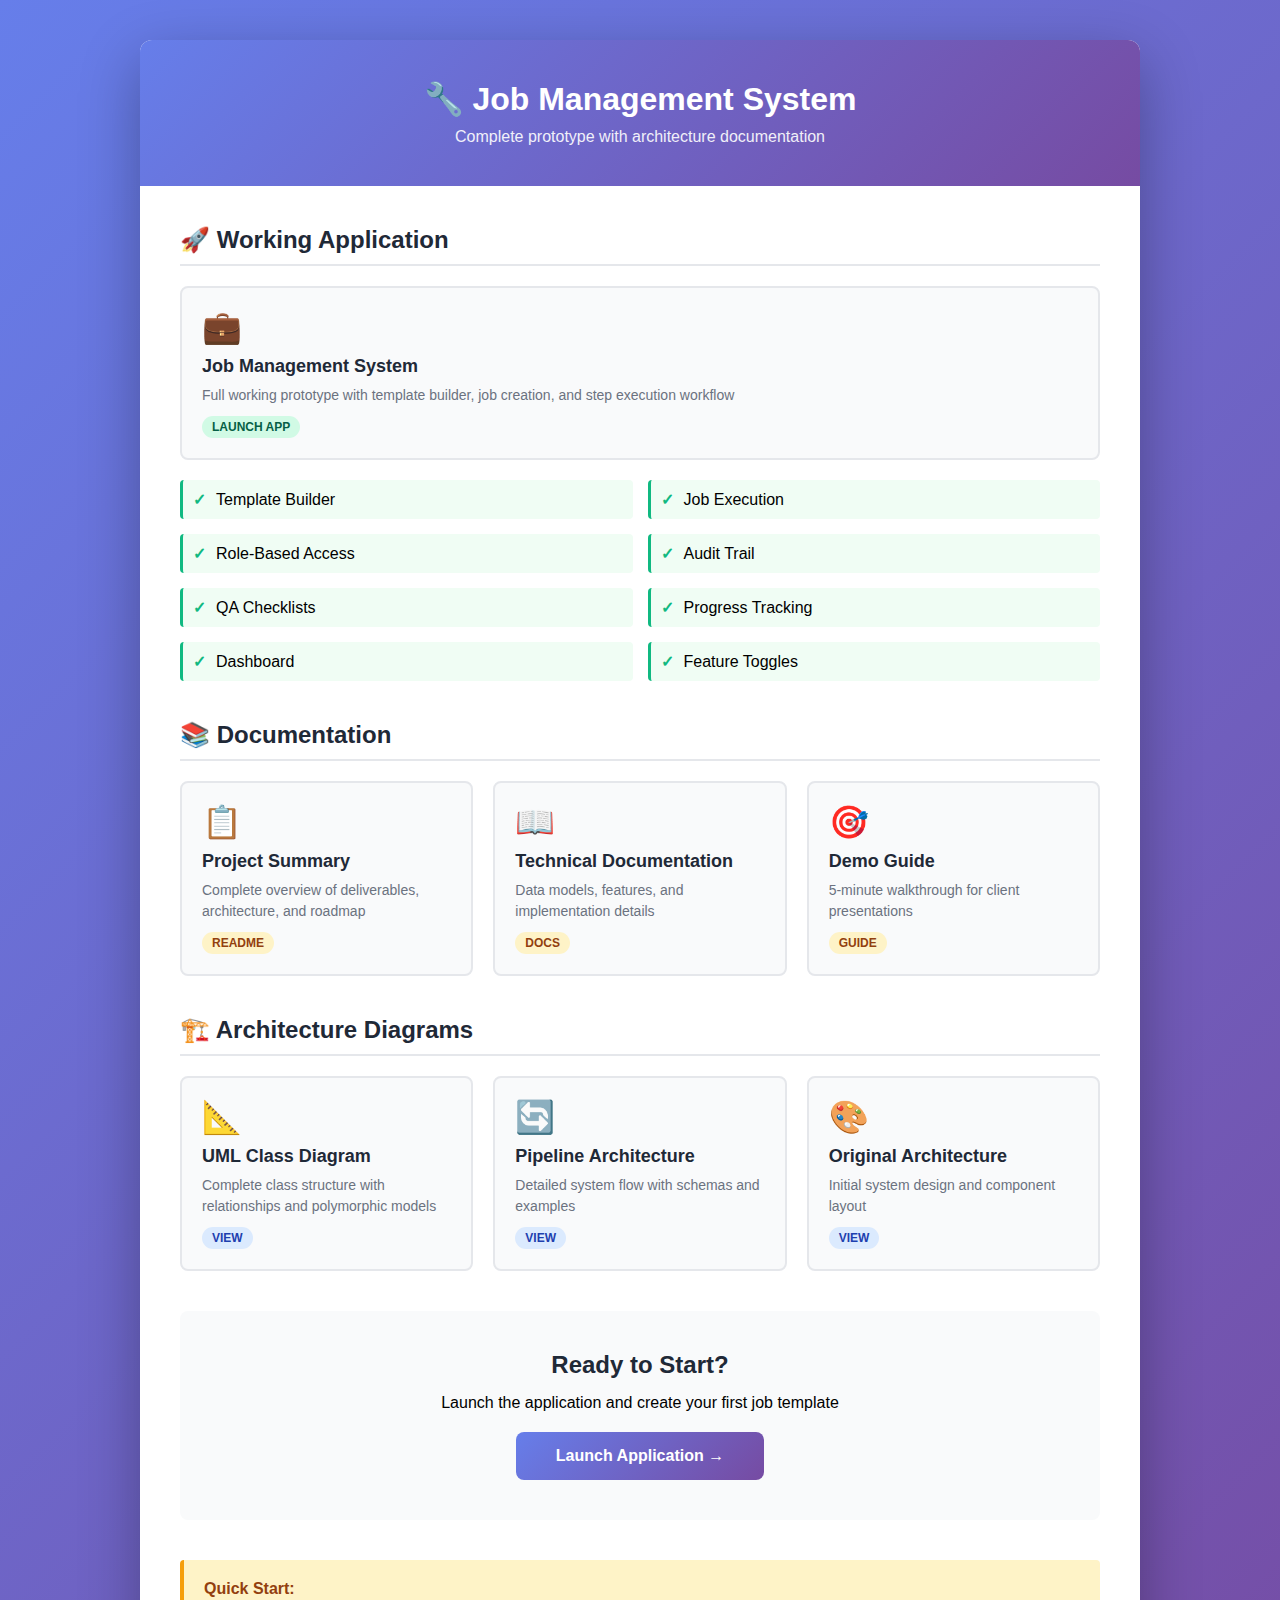
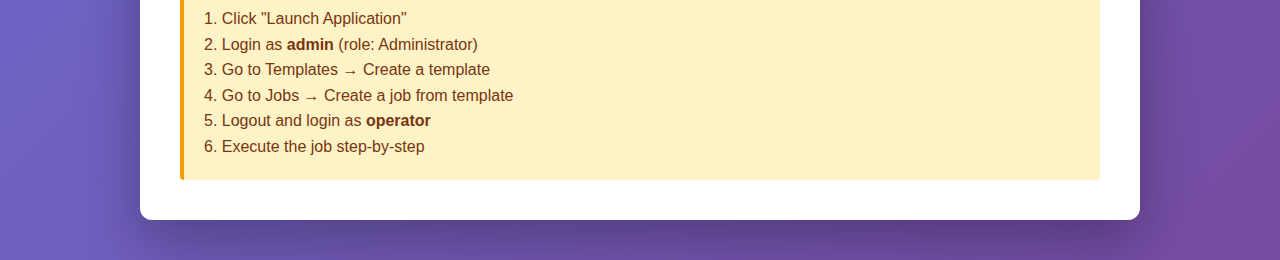
<file: START_HERE.html>
<!DOCTYPE html>
<html lang="en">
<head>
  <meta charset="UTF-8">
  <meta name="viewport" content="width=device-width, initial-scale=1.0">
  <title>Job Management System - Deliverables</title>
  <style>
    * {
      margin: 0;
      padding: 0;
      box-sizing: border-box;
    }
    
    body {
      font-family: -apple-system, BlinkMacSystemFont, 'Segoe UI', Roboto, sans-serif;
      background: linear-gradient(135deg, #667eea 0%, #764ba2 100%);
      min-height: 100vh;
      padding: 40px 20px;
    }
    
    .container {
      max-width: 1000px;
      margin: 0 auto;
      background: white;
      border-radius: 12px;
      box-shadow: 0 20px 60px rgba(0,0,0,0.3);
      overflow: hidden;
    }
    
    .header {
      background: linear-gradient(135deg, #667eea 0%, #764ba2 100%);
      color: white;
      padding: 40px;
      text-align: center;
    }
    
    .header h1 {
      font-size: 32px;
      margin-bottom: 10px;
    }
    
    .header p {
      font-size: 16px;
      opacity: 0.9;
    }
    
    .content {
      padding: 40px;
    }
    
    .section {
      margin-bottom: 40px;
    }
    
    .section h2 {
      font-size: 24px;
      color: #1f2937;
      margin-bottom: 20px;
      padding-bottom: 10px;
      border-bottom: 2px solid #e5e7eb;
    }
    
    .card-grid {
      display: grid;
      grid-template-columns: repeat(auto-fit, minmax(280px, 1fr));
      gap: 20px;
    }
    
    .card {
      background: #f9fafb;
      border: 2px solid #e5e7eb;
      border-radius: 8px;
      padding: 20px;
      transition: all 0.3s;
      cursor: pointer;
    }
    
    .card:hover {
      border-color: #667eea;
      box-shadow: 0 4px 12px rgba(102, 126, 234, 0.2);
      transform: translateY(-2px);
    }
    
    .card-icon {
      font-size: 32px;
      margin-bottom: 10px;
    }
    
    .card-title {
      font-size: 18px;
      font-weight: 600;
      color: #1f2937;
      margin-bottom: 8px;
    }
    
    .card-desc {
      font-size: 14px;
      color: #6b7280;
      line-height: 1.5;
    }
    
    .card-badge {
      display: inline-block;
      padding: 4px 10px;
      background: #dbeafe;
      color: #1e40af;
      border-radius: 12px;
      font-size: 12px;
      font-weight: 600;
      margin-top: 10px;
    }
    
    .badge-app {
      background: #d1fae5;
      color: #065f46;
    }
    
    .badge-doc {
      background: #fef3c7;
      color: #92400e;
    }
    
    .badge-diagram {
      background: #dbeafe;
      color: #1e40af;
    }
    
    .features {
      display: grid;
      grid-template-columns: repeat(2, 1fr);
      gap: 15px;
      margin-top: 20px;
    }
    
    .feature-item {
      display: flex;
      align-items: center;
      gap: 10px;
      padding: 10px;
      background: #f0fdf4;
      border-left: 3px solid #10b981;
      border-radius: 4px;
    }
    
    .feature-icon {
      color: #10b981;
      font-weight: bold;
    }
    
    a {
      text-decoration: none;
      color: inherit;
    }
    
    .cta {
      text-align: center;
      padding: 40px;
      background: #f9fafb;
      border-radius: 8px;
      margin-top: 40px;
    }
    
    .cta h3 {
      font-size: 24px;
      color: #1f2937;
      margin-bottom: 15px;
    }
    
    .cta-button {
      display: inline-block;
      padding: 15px 40px;
      background: linear-gradient(135deg, #667eea 0%, #764ba2 100%);
      color: white;
      border-radius: 8px;
      font-size: 16px;
      font-weight: 600;
      margin-top: 20px;
      transition: all 0.3s;
    }
    
    .cta-button:hover {
      transform: scale(1.05);
      box-shadow: 0 8px 20px rgba(102, 126, 234, 0.4);
    }
    
    @media (max-width: 768px) {
      .features {
        grid-template-columns: 1fr;
      }
    }
  </style>
</head>
<body>
  <div class="container">
    <div class="header">
      <h1>🔧 Job Management System</h1>
      <p>Complete prototype with architecture documentation</p>
    </div>
    
    <div class="content">
      <!-- Application -->
      <div class="section">
        <h2>🚀 Working Application</h2>
        <div class="card-grid">
          <a href="index.html">
            <div class="card">
              <div class="card-icon">💼</div>
              <div class="card-title">Job Management System</div>
              <div class="card-desc">Full working prototype with template builder, job creation, and step execution workflow</div>
              <span class="card-badge badge-app">LAUNCH APP</span>
            </div>
          </a>
        </div>
        
        <div class="features">
          <div class="feature-item">
            <span class="feature-icon">✓</span>
            <span>Template Builder</span>
          </div>
          <div class="feature-item">
            <span class="feature-icon">✓</span>
            <span>Job Execution</span>
          </div>
          <div class="feature-item">
            <span class="feature-icon">✓</span>
            <span>Role-Based Access</span>
          </div>
          <div class="feature-item">
            <span class="feature-icon">✓</span>
            <span>Audit Trail</span>
          </div>
          <div class="feature-item">
            <span class="feature-icon">✓</span>
            <span>QA Checklists</span>
          </div>
          <div class="feature-item">
            <span class="feature-icon">✓</span>
            <span>Progress Tracking</span>
          </div>
          <div class="feature-item">
            <span class="feature-icon">✓</span>
            <span>Dashboard</span>
          </div>
          <div class="feature-item">
            <span class="feature-icon">✓</span>
            <span>Feature Toggles</span>
          </div>
        </div>
      </div>
      
      <!-- Documentation -->
      <div class="section">
        <h2>📚 Documentation</h2>
        <div class="card-grid">
          <a href="/docs/PROJECT_SUMMARY.md">
            <div class="card">
              <div class="card-icon">📋</div>
              <div class="card-title">Project Summary</div>
              <div class="card-desc">Complete overview of deliverables, architecture, and roadmap</div>
              <span class="card-badge badge-doc">README</span>
            </div>
          </a>
          
          <a href="/docs/README.md">
            <div class="card">
              <div class="card-icon">📖</div>
              <div class="card-title">Technical Documentation</div>
              <div class="card-desc">Data models, features, and implementation details</div>
              <span class="card-badge badge-doc">DOCS</span>
            </div>
          </a>
          
          <a href="/docs/DEMO_GUIDE.md">
            <div class="card">
              <div class="card-icon">🎯</div>
              <div class="card-title">Demo Guide</div>
              <div class="card-desc">5-minute walkthrough for client presentations</div>
              <span class="card-badge badge-doc">GUIDE</span>
            </div>
          </a>
        </div>
      </div>
      
      <!-- Architecture -->
      <div class="section">
        <h2>🏗️ Architecture Diagrams</h2>
        <div class="card-grid">
          <a href="job-management-uml.html">
            <div class="card">
              <div class="card-icon">📐</div>
              <div class="card-title">UML Class Diagram</div>
              <div class="card-desc">Complete class structure with relationships and polymorphic models</div>
              <span class="card-badge badge-diagram">VIEW</span>
            </div>
          </a>
          
          <a href="job-pipeline-architecture.html">
            <div class="card">
              <div class="card-icon">🔄</div>
              <div class="card-title">Pipeline Architecture</div>
              <div class="card-desc">Detailed system flow with schemas and examples</div>
              <span class="card-badge badge-diagram">VIEW</span>
            </div>
          </a>
          
          <a href="job-management-architecture.html">
            <div class="card">
              <div class="card-icon">🎨</div>
              <div class="card-title">Original Architecture</div>
              <div class="card-desc">Initial system design and component layout</div>
              <span class="card-badge badge-diagram">VIEW</span>
            </div>
          </a>
        </div>
      </div>
      
      <!-- Call to Action -->
      <div class="cta">
        <h3>Ready to Start?</h3>
        <p>Launch the application and create your first job template</p>
        <a href="index.html" class="cta-button">Launch Application →</a>
      </div>
      
      <!-- Info Box -->
      <div style="background: #fef3c7; border-left: 4px solid #f59e0b; padding: 20px; border-radius: 4px; margin-top: 40px;">
        <strong style="color: #92400e;">Quick Start:</strong>
        <p style="color: #78350f; margin-top: 8px; line-height: 1.6;">
          1. Click "Launch Application"<br>
          2. Login as <strong>admin</strong> (role: Administrator)<br>
          3. Go to Templates → Create a template<br>
          4. Go to Jobs → Create a job from template<br>
          5. Logout and login as <strong>operator</strong><br>
          6. Execute the job step-by-step
        </p>
      </div>
    </div>
  </div>
</body>
</html>
</file>
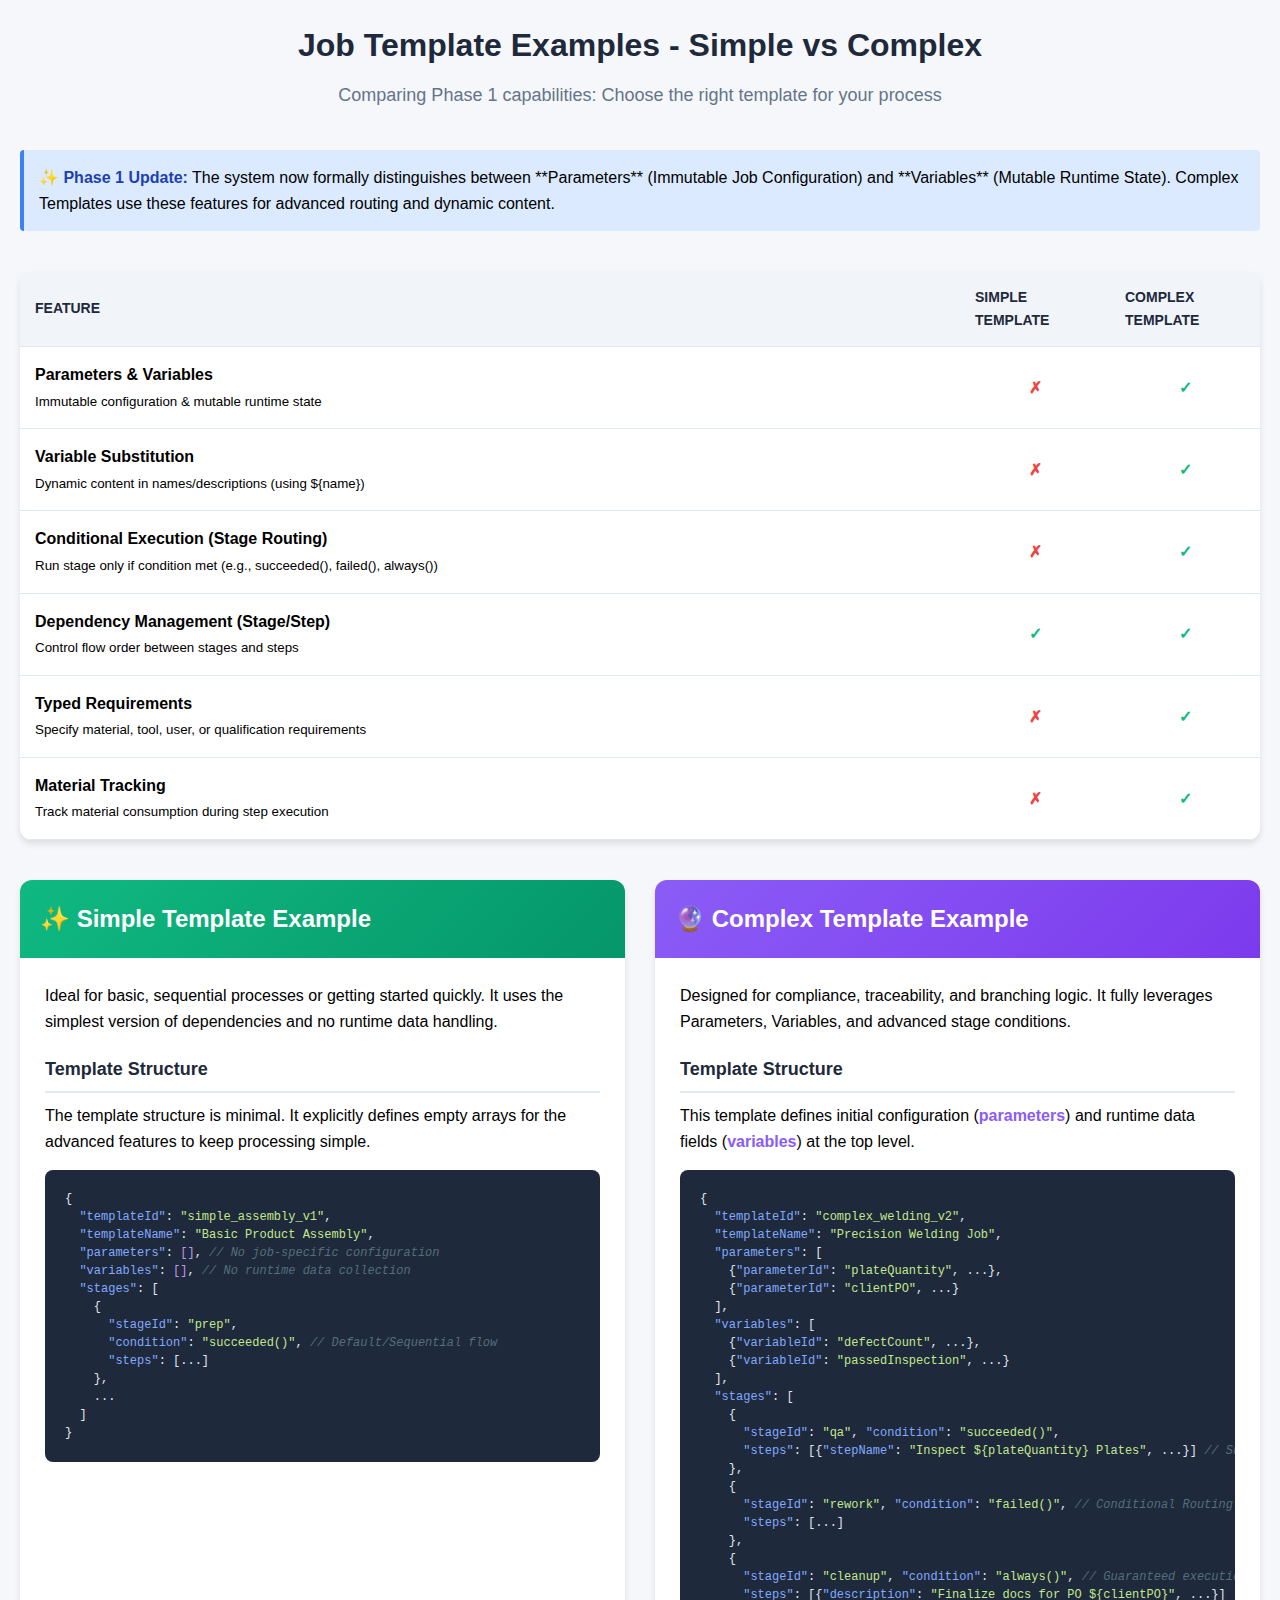
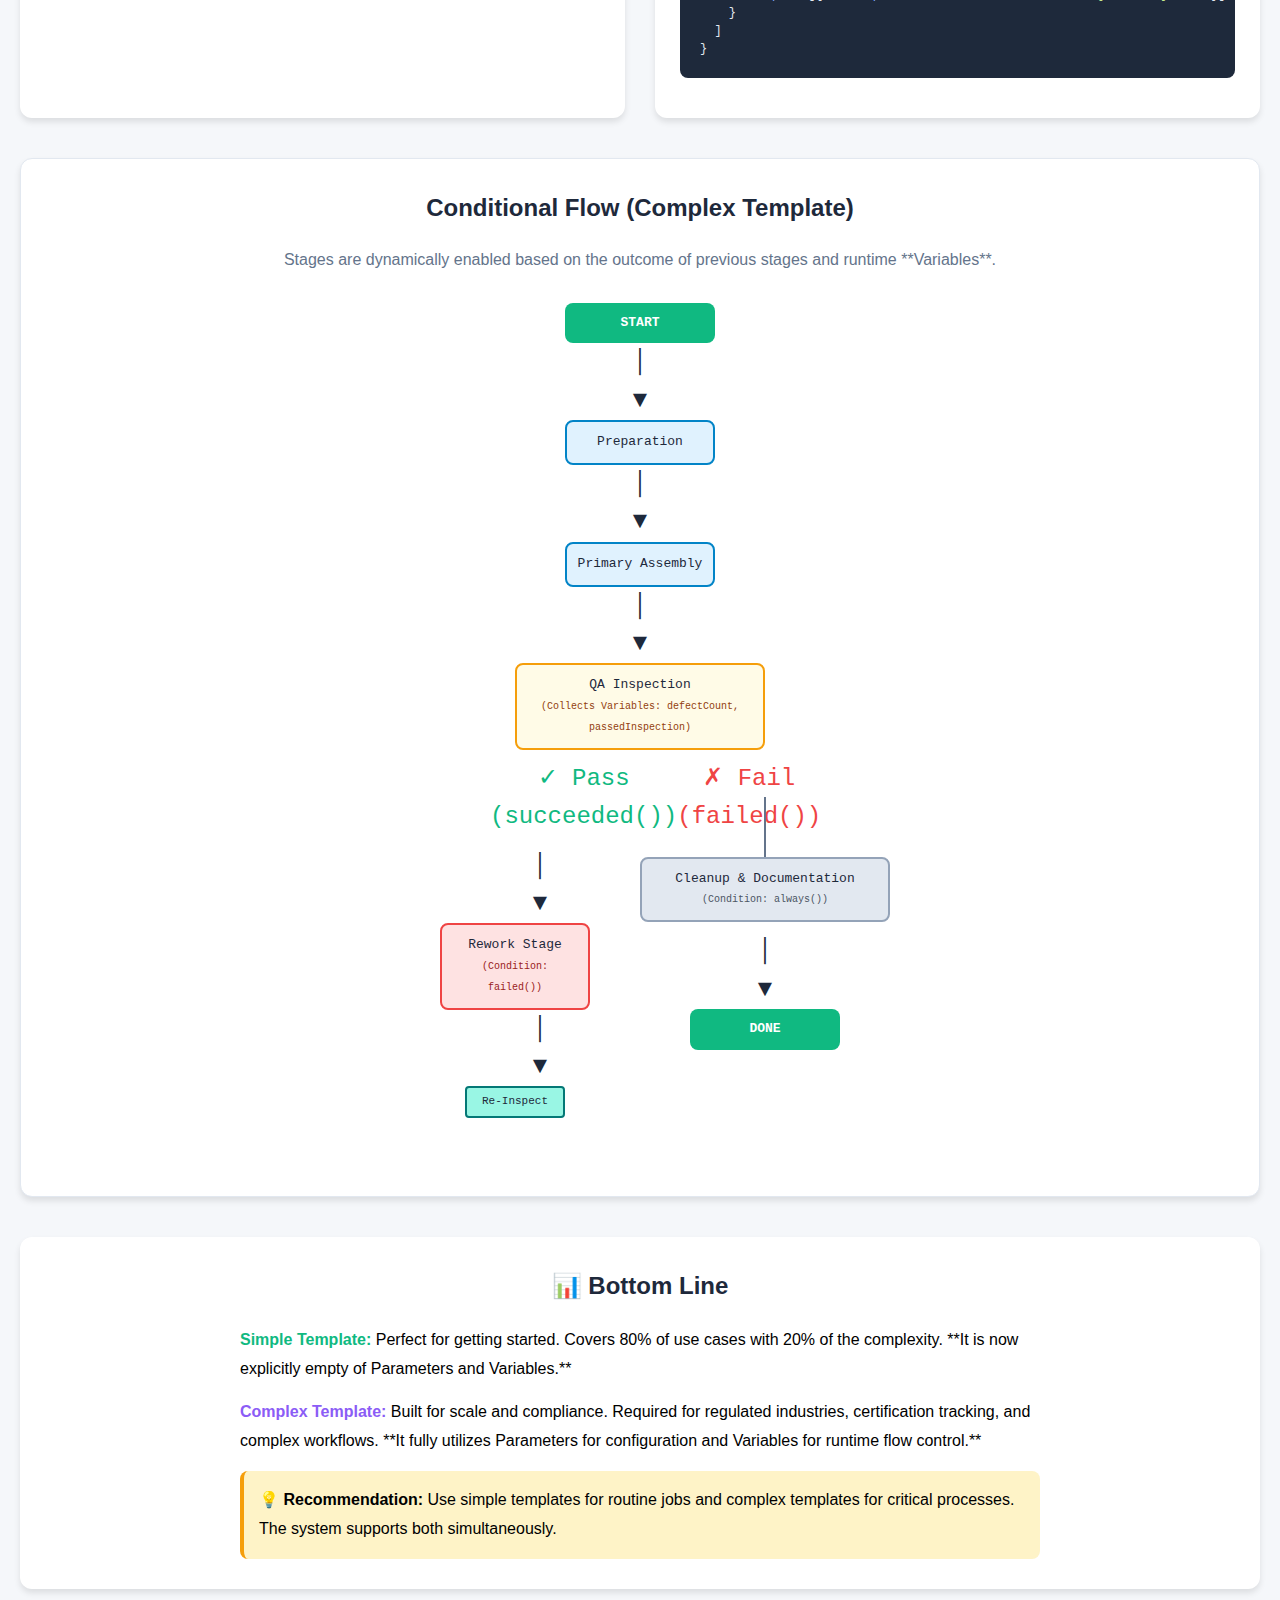
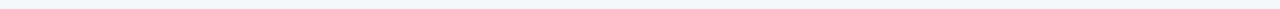
<file: template-examples-comparison.html>
<!DOCTYPE html>
<html lang="en">
<head>
  <meta charset="UTF-8">
  <meta name="viewport" content="width=device-width, initial-scale=1.0">
  <title>Job Template Examples - Simple vs Complex (Phase 1)</title>
  <style>
    * {
      margin: 0;
      padding: 0;
      box-sizing: border-box;
    }
    
    body {
      font-family: -apple-system, BlinkMacSystemFont, 'Segoe UI', Roboto, sans-serif;
      background: #f5f7fa;
      padding: 20px;
      line-height: 1.6;
    }
    
    .container {
      max-width: 1400px;
      margin: 0 auto;
    }
    
    h1 {
      text-align: center;
      color: #1e293b;
      margin-bottom: 10px;
      font-size: 32px;
    }
    
    .subtitle {
      text-align: center;
      color: #64748b;
      margin-bottom: 40px;
      font-size: 18px;
    }
    
    .comparison-grid {
      display: grid;
      grid-template-columns: 1fr 1fr;
      gap: 30px;
      margin-bottom: 40px;
    }
    
    .template-card {
      background: white;
      border-radius: 12px;
      box-shadow: 0 4px 6px rgba(0,0,0,0.1);
      overflow: hidden;
    }
    
    .card-header {
      padding: 20px;
      color: white;
      font-size: 24px;
      font-weight: bold;
    }
    
    .card-header.simple {
      background: linear-gradient(135deg, #10b981 0%, #059669 100%);
    }
    
    .card-header.complex {
      background: linear-gradient(135deg, #8b5cf6 0%, #7c3aed 100%);
    }
    
    .card-body {
      padding: 25px;
    }
    
    .feature-badge {
      display: inline-block;
      padding: 4px 12px;
      border-radius: 12px;
      font-size: 11px;
      font-weight: 600;
      margin: 3px;
    }
    
    .badge-enabled {
      background: #d1fae5;
      color: #065f46;
    }
    
    .badge-disabled {
      background: #f3f4f6;
      color: #6b7280;
    }
    
    .code-block {
      background: #1e293b;
      color: #e2e8f0;
      padding: 20px;
      border-radius: 8px;
      overflow-x: auto;
      margin: 15px 0;
      font-family: 'Courier New', monospace;
      font-size: 12px;
      line-height: 1.5;
    }
    
    .code-block pre {
      margin: 0;
      white-space: pre;
    }
    
    .keyword {
      color: #c792ea;
    }
    
    .string {
      color: #c3e88d;
    }
    
    .number {
      color: #f78c6c;
    }
    
    .property {
      color: #82aaff;
    }
    
    .comment {
      color: #546e7a;
      font-style: italic;
    }
    
    .section-title {
      font-size: 18px;
      font-weight: 600;
      color: #1e293b;
      margin: 20px 0 10px 0;
      padding-bottom: 8px;
      border-bottom: 2px solid #e2e8f0;
    }
    
    .feature-list {
      list-style: none;
      padding: 0;
    }
    
    .feature-list li {
      padding: 8px 0;
      display: flex;
      align-items: center;
      gap: 10px;
    }
    
    .feature-list li::before {
      content: "✓";
      color: #10b981;
      font-weight: bold;
      font-size: 16px;
    }
    
    .feature-list.disabled li::before {
      content: "○";
      color: #9ca3af;
    }
    
    .comparison-table {
      width: 100%;
      background: white;
      border-radius: 12px;
      box-shadow: 0 4px 6px rgba(0,0,0,0.1);
      overflow: hidden;
      margin: 40px 0;
    }
    
    .comparison-table table {
      width: 100%;
      border-collapse: collapse;
    }

    .comparison-table th, .comparison-table td {
      padding: 15px;
      border-bottom: 1px solid #e2e8f0;
      text-align: left;
    }

    .comparison-table th {
      background: #f1f5f9;
      color: #1e293b;
      font-weight: 700;
      text-transform: uppercase;
      font-size: 14px;
    }

    .comparison-table td:nth-child(2), .comparison-table td:nth-child(3) {
      text-align: center;
      width: 150px;
      font-size: 16px;
    }

    .check { color: #10b981; font-weight: bold; }
    .cross { color: #ef4444; font-weight: bold; }
    
    .visual-flow {
      background: white;
      border-radius: 12px;
      padding: 30px;
      box-shadow: 0 4px 6px rgba(0,0,0,0.1);
      margin-top: 40px;
      border: 1px solid #e2e8f0;
    }
    
    .flow-diagram {
      display: flex;
      justify-content: center;
      align-items: flex-start;
      font-family: 'Courier New', monospace;
      font-size: 13px;
      color: #1e293b;
    }

    .info-box { background: #dbeafe; border-left: 4px solid #3b82f6; padding: 15px; border-radius: 4px; margin: 20px 0; }
    .info-box strong { color: #1e40af; }

    .highlight-box { background: #fef3c7; border-left: 4px solid #f59e0b; padding: 15px; border-radius: 4px; margin: 20px 0; }
    .highlight-box strong { color: #92400e; }
  </style>
</head>
<body>
  <div class="container">
    <h1>Job Template Examples - Simple vs Complex</h1>
    <p class="subtitle">Comparing Phase 1 capabilities: Choose the right template for your process</p>

    <div class="info-box">
      <strong>✨ Phase 1 Update:</strong> The system now formally distinguishes between **Parameters** (Immutable Job Configuration) and **Variables** (Mutable Runtime State). Complex Templates use these features for advanced routing and dynamic content.
    </div>

    <div class="comparison-table">
      <table>
        <thead>
          <tr>
            <th>Feature</th>
            <th>Simple Template</th>
            <th>Complex Template</th>
          </tr>
        </thead>
        <tbody>
          <tr>
            <td><strong>Parameters & Variables</strong><br><small>Immutable configuration & mutable runtime state</small></td>
            <td style="text-align: center;"><span class="cross">✗</span></td>
            <td style="text-align: center;"><span class="check">✓</span></td>
          </tr>
          <tr>
            <td><strong>Variable Substitution</strong><br><small>Dynamic content in names/descriptions (using ${name})</small></td>
            <td style="text-align: center;"><span class="cross">✗</span></td>
            <td style="text-align: center;"><span class="check">✓</span></td>
          </tr>
          <tr>
            <td><strong>Conditional Execution (Stage Routing)</strong><br><small>Run stage only if condition met (e.g., succeeded(), failed(), always())</small></td>
            <td style="text-align: center;"><span class="cross">✗</span></td>
            <td style="text-align: center;"><span class="check">✓</span></td>
          </tr>
          <tr>
            <td><strong>Dependency Management (Stage/Step)</strong><br><small>Control flow order between stages and steps</small></td>
            <td style="text-align: center;"><span class="check">✓</span></td>
            <td style="text-align: center;"><span class="check">✓</span></td>
          </tr>
          <tr>
            <td><strong>Typed Requirements</strong><br><small>Specify material, tool, user, or qualification requirements</small></td>
            <td style="text-align: center;"><span class="cross">✗</span></td>
            <td style="text-align: center;"><span class="check">✓</span></td>
          </tr>
          <tr>
            <td><strong>Material Tracking</strong><br><small>Track material consumption during step execution</small></td>
            <td style="text-align: center;"><span class="cross">✗</span></td>
            <td style="text-align: center;"><span class="check">✓</span></td>
          </tr>
        </tbody>
      </table>
    </div>

    <div class="comparison-grid">
      <div class="template-card">
        <div class="card-header simple">
          ✨ Simple Template Example
        </div>
        <div class="card-body">
          <p>Ideal for basic, sequential processes or getting started quickly. It uses the simplest version of dependencies and no runtime data handling.</p>
          
          <div class="section-title">Template Structure</div>
          <p style="margin-bottom: 10px;">The template structure is minimal. It explicitly defines empty arrays for the advanced features to keep processing simple.</p>
          <div class="code-block">
            <pre>{
  <span class="property">"templateId"</span>: <span class="string">"simple_assembly_v1"</span>,
  <span class="property">"templateName"</span>: <span class="string">"Basic Product Assembly"</span>,
  <span class="property">"parameters"</span>: <span class="keyword">[]</span>, <span class="comment">// No job-specific configuration</span>
  <span class="property">"variables"</span>: <span class="keyword">[]</span>, <span class="comment">// No runtime data collection</span>
  <span class="property">"stages"</span>: [
    {
      <span class="property">"stageId"</span>: <span class="string">"prep"</span>,
      <span class="property">"condition"</span>: <span class="string">"succeeded()"</span>, <span class="comment">// Default/Sequential flow</span>
      <span class="property">"steps"</span>: [...]
    },
    ...
  ]
}</pre>
          </div>
        </div>
      </div>

      <div class="template-card">
        <div class="card-header complex">
          🔮 Complex Template Example
        </div>
        <div class="card-body">
          <p>Designed for compliance, traceability, and branching logic. It fully leverages Parameters, Variables, and advanced stage conditions.</p>
          
          <div class="section-title">Template Structure</div>
          <p style="margin-bottom: 10px;">This template defines initial configuration (<strong style="color: #8b5cf6;">parameters</strong>) and runtime data fields (<strong style="color: #8b5cf6;">variables</strong>) at the top level.</p>
          <div class="code-block">
            <pre>{
  <span class="property">"templateId"</span>: <span class="string">"complex_welding_v2"</span>,
  <span class="property">"templateName"</span>: <span class="string">"Precision Welding Job"</span>,
  <span class="property">"parameters"</span>: [
    {<span class="property">"parameterId"</span>: <span class="string">"plateQuantity"</span>, ...},
    {<span class="property">"parameterId"</span>: <span class="string">"clientPO"</span>, ...}
  ],
  <span class="property">"variables"</span>: [
    {<span class="property">"variableId"</span>: <span class="string">"defectCount"</span>, ...},
    {<span class="property">"variableId"</span>: <span class="string">"passedInspection"</span>, ...}
  ],
  <span class="property">"stages"</span>: [
    {
      <span class="property">"stageId"</span>: <span class="string">"qa"</span>, <span class="property">"condition"</span>: <span class="string">"succeeded()"</span>,
      <span class="property">"steps"</span>: [{<span class="property">"stepName"</span>: <span class="string">"Inspect ${plateQuantity} Plates"</span>, ...}] <span class="comment">// Substitution</span>
    },
    {
      <span class="property">"stageId"</span>: <span class="string">"rework"</span>, <span class="property">"condition"</span>: <span class="string">"failed()"</span>, <span class="comment">// Conditional Routing</span>
      <span class="property">"steps"</span>: [...]
    },
    {
      <span class="property">"stageId"</span>: <span class="string">"cleanup"</span>, <span class="property">"condition"</span>: <span class="string">"always()"</span>, <span class="comment">// Guaranteed execution</span>
      <span class="property">"steps"</span>: [{<span class="property">"description"</span>: <span class="string">"Finalize docs for PO ${clientPO}"</span>, ...}]
    }
  ]
}</pre>
          </div>
        </div>
      </div>
    </div>
    
    <div class="visual-flow">
      <h2 style="text-align: center; color: #1e293b; margin-bottom: 20px;">Conditional Flow (Complex Template)</h2>
      <p style="text-align: center; color: #64748b; margin-bottom: 30px;">Stages are dynamically enabled based on the outcome of previous stages and runtime **Variables**.</p>
      
      <div class="flow-diagram">
        <div style="text-align: center;">
          <div style="background: #10b981; color: white; padding: 10px; border-radius: 8px; font-weight: bold; width: 150px; margin: 0 auto;">START</div>
          <div style="font-size: 24px;">│</div>
          <div style="font-size: 24px;">▼</div>
          <div style="background: #e0f2fe; border: 2px solid #0284c7; padding: 10px; border-radius: 8px; width: 150px; margin: 0 auto;">Preparation</div>
          <div style="font-size: 24px;">│</div>
          <div style="font-size: 24px;">▼</div>
          <div style="background: #e0f2fe; border: 2px solid #0284c7; padding: 10px; border-radius: 8px; width: 150px; margin: 0 auto;">Primary Assembly</div>
          <div style="font-size: 24px;">│</div>
          <div style="font-size: 24px;">▼</div>
          
          <div style="background: #fffbe7; border: 2px solid #f59e0b; padding: 10px; border-radius: 8px; width: 250px; margin: 0 auto; position: relative;">
            QA Inspection <br>
            <span style="font-size: 10px; color: #92400e;">(Collects Variables: defectCount, passedInspection)</span>
          </div>
          
          <div style="display: flex; justify-content: space-around; width: 300px; margin: 10px auto;">
            <div style="font-size: 24px; color: #10b981;">✓ Pass (succeeded())</div>
            <div style="font-size: 24px; color: #ef4444;">✗ Fail (failed())</div>
          </div>
          
          <div style="display: flex; justify-content: space-around; width: 500px; margin: 0 auto;">
            <div style="flex: 1; text-align: center;">
              <div style="font-size: 24px; margin-left: 50px;">│</div>
              <div style="font-size: 24px; margin-left: 50px;">▼</div>
              <div style="background: #fee2e2; border: 2px solid #ef4444; padding: 10px; border-radius: 8px; width: 150px; margin: 0 auto;">Rework Stage<br><span style="font-size: 10px; color: #991b1b;">(Condition: failed())</span></div>
              <div style="font-size: 24px; margin-left: 50px;">│</div>
              <div style="font-size: 24px; margin-left: 50px;">▼</div>
              <div style="background: #99f6e4; border: 2px solid #047876; padding: 5px; border-radius: 4px; width: 100px; margin: 0 auto 10px auto; font-size: 11px;">Re-Inspect</div>
              <div style="font-size: 24px;">&nbsp;</div>
            </div>

            <div style="flex: 1; text-align: center; position: relative;">
              <div style="position: absolute; top: -50px; left: 0; right: 0; margin: auto; height: 100px; width: 2px; background: #64748b;"></div>
              <div style="background: #e2e8f0; border: 2px solid #94a3b8; padding: 10px; border-radius: 8px; width: 250px; margin: 10px auto; position: relative; z-index: 1;">
                Cleanup & Documentation<br>
                <span style="font-size: 10px; color: #4b5563;">(Condition: always())</span>
              </div>
              <div style="font-size: 24px;">│</div>
              <div style="font-size: 24px;">▼</div>
              <div style="background: #10b981; color: white; padding: 10px; border-radius: 8px; font-weight: bold; width: 150px; margin: 0 auto;">DONE</div>
            </div>
          </div>
        </div>
      </div>
    </div>

    <div style="background: white; border-radius: 12px; padding: 30px; box-shadow: 0 4px 6px rgba(0,0,0,0.1); text-align: center; margin-top: 40px;">
      <h2 style="color: #1e293b; margin-bottom: 20px;">📊 Bottom Line</h2>
      <div style="max-width: 800px; margin: 0 auto; text-align: left; line-height: 1.8;">
        <p style="margin-bottom: 15px;">
          <strong style="color: #10b981;">Simple Template:</strong> Perfect for getting started. Covers 80% of use cases with 20% of the complexity. **It is now explicitly empty of Parameters and Variables.**
        </p>
        <p style="margin-bottom: 15px;">
          <strong style="color: #8b5cf6;">Complex Template:</strong> Built for scale and compliance. Required for regulated industries, certification tracking, and complex workflows. **It fully utilizes Parameters for configuration and Variables for runtime flow control.**
        </p>
        <p style="background: #fef3c7; padding: 15px; border-radius: 8px; border-left: 4px solid #f59e0b;">
          <strong>💡 Recommendation:</strong> Use simple templates for routine jobs and complex templates for critical processes. The system supports both simultaneously.
        </p>
      </div>
    </div>
  </div>
</body>
</html>
</file>
<file: styles.css>
/* Reset and Base Styles */
* {
  margin: 0;
  padding: 0;
  box-sizing: border-box;
}

body {
  font-family: -apple-system, BlinkMacSystemFont, 'Segoe UI', Roboto, Oxygen, Ubuntu, Cantarell, sans-serif;
  font-size: 14px;
  line-height: 1.6;
  color: #333;
  background: #f5f7fa;
}

.hidden {
  display: none !important;
}

/* Login Screen */
.login-container {
  max-width: 400px;
  margin: 100px auto;
  padding: 40px;
  background: white;
  border-radius: 8px;
  box-shadow: 0 2px 10px rgba(0,0,0,0.1);
}

.login-container h1 {
  text-align: center;
  margin-bottom: 30px;
  color: #2563eb;
}

.login-form {
  display: flex;
  flex-direction: column;
  gap: 15px;
}

.login-form input,
.login-form select {
  padding: 12px;
  border: 1px solid #ddd;
  border-radius: 4px;
  font-size: 14px;
}

.login-form button {
  padding: 12px;
  background: #2563eb;
  color: white;
  border: none;
  border-radius: 4px;
  font-size: 14px;
  font-weight: 600;
  cursor: pointer;
}

.login-form button:hover {
  background: #1d4ed8;
}

.demo-users {
  margin-top: 20px;
  text-align: center;
  color: #666;
}

/* App Header */
.app-header {
  background: white;
  padding: 15px 30px;
  border-bottom: 1px solid #e5e7eb;
  display: flex;
  justify-content: space-between;
  align-items: center;
}

.app-header h1 {
  font-size: 20px;
  color: #2563eb;
}

.header-right {
  display: flex;
  align-items: center;
  gap: 15px;
}

.header-right span {
  font-weight: 600;
}

.header-right button {
  padding: 8px 16px;
  background: #ef4444;
  color: white;
  border: none;
  border-radius: 4px;
  cursor: pointer;
  font-size: 14px;
}

/* Navigation */
.app-nav {
  background: white;
  border-bottom: 1px solid #e5e7eb;
  display: flex;
  padding: 0 30px;
}

.nav-btn {
  padding: 15px 20px;
  background: none;
  border: none;
  border-bottom: 3px solid transparent;
  cursor: pointer;
  font-size: 14px;
  font-weight: 500;
  color: #666;
  transition: all 0.2s;
}

.nav-btn:hover {
  color: #2563eb;
}

.nav-btn.active {
  color: #2563eb;
  border-bottom-color: #2563eb;
}

/* Main Content */
.app-content {
  padding: 30px;
  max-width: 1400px;
  margin: 0 auto;
}

.view {
  display: none;
}

.view.active {
  display: block;
}

.view-header {
  display: flex;
  justify-content: space-between;
  align-items: center;
  margin-bottom: 20px;
}

.view-header h2 {
  font-size: 24px;
  color: #1f2937;
}

/* Buttons */
.btn-primary {
  padding: 10px 20px;
  background: #2563eb;
  color: white;
  border: none;
  border-radius: 4px;
  cursor: pointer;
  font-size: 14px;
  font-weight: 600;
}

.btn-primary:hover {
  background: #1d4ed8;
}

.btn-secondary {
  padding: 10px 20px;
  background: #6b7280;
  color: white;
  border: none;
  border-radius: 4px;
  cursor: pointer;
  font-size: 14px;
  font-weight: 600;
}

.btn-secondary:hover {
  background: #4b5563;
}

.btn-warning {
  padding: 10px 20px;
  background: #f59e0b;
  color: white;
  border: none;
  border-radius: 4px;
  cursor: pointer;
  font-size: 14px;
  font-weight: 600;
}

.btn-warning:hover {
  background: #d97706;
}

.btn-danger {
  padding: 8px 16px;
  background: #ef4444;
  color: white;
  border: none;
  border-radius: 4px;
  cursor: pointer;
  font-size: 13px;
}

.btn-success {
  padding: 8px 16px;
  background: #10b981;
  color: white;
  border: none;
  border-radius: 4px;
  cursor: pointer;
  font-size: 13px;
}

/* Dashboard */
.dashboard-stats {
  display: grid;
  grid-template-columns: repeat(auto-fit, minmax(200px, 1fr));
  gap: 20px;
  margin-bottom: 30px;
}

.stat-card {
  background: white;
  padding: 20px;
  border-radius: 8px;
  box-shadow: 0 1px 3px rgba(0,0,0,0.1);
  text-align: center;
}

.stat-card h3 {
  font-size: 32px;
  color: #2563eb;
  margin-bottom: 5px;
}

.stat-card p {
  color: #6b7280;
  font-size: 14px;
}

.dashboard-content {
  display: grid;
  grid-template-columns: 1fr 1fr;
  gap: 20px;
}

.dashboard-section {
  background: white;
  padding: 20px;
  border-radius: 8px;
  box-shadow: 0 1px 3px rgba(0,0,0,0.1);
}

.dashboard-section h3 {
  margin-bottom: 15px;
  color: #1f2937;
}

/* Cards */
.card {
  background: white;
  padding: 20px;
  border-radius: 8px;
  box-shadow: 0 1px 3px rgba(0,0,0,0.1);
  margin-bottom: 15px;
}

.card-header {
  display: flex;
  justify-content: space-between;
  align-items: center;
  margin-bottom: 10px;
}

.card-title {
  font-size: 16px;
  font-weight: 600;
  color: #1f2937;
}

.card-actions {
  display: flex;
  gap: 8px;
}

.card-content {
  color: #6b7280;
  font-size: 14px;
}

/* Badge */
.badge {
  display: inline-block;
  padding: 4px 10px;
  border-radius: 12px;
  font-size: 12px;
  font-weight: 600;
}

.badge-pending {
  background: #fef3c7;
  color: #92400e;
}

.badge-in-progress {
  background: #dbeafe;
  color: #1e40af;
}

.badge-completed {
  background: #d1fae5;
  color: #065f46;
}

.badge-failed {
  background: #fee2e2;
  color: #991b1b;
}

/* Modal */
.modal {
  position: fixed;
  top: 0;
  left: 0;
  width: 100%;
  height: 100%;
  background: rgba(0,0,0,0.5);
  display: flex;
  align-items: center;
  justify-content: center;
  z-index: 1000;
}

.modal-content {
  background: white;
  border-radius: 8px;
  width: 90%;
  max-width: 600px;
  max-height: 90vh;
  overflow: hidden;
  display: flex;
  flex-direction: column;
}

.modal-content.large {
  max-width: 900px;
}

.modal-header {
  padding: 20px;
  border-bottom: 1px solid #e5e7eb;
  display: flex;
  justify-content: space-between;
  align-items: center;
}

.modal-header h2 {
  font-size: 20px;
  color: #1f2937;
}

.modal-close {
  background: none;
  border: none;
  font-size: 28px;
  color: #6b7280;
  cursor: pointer;
  line-height: 1;
}

.modal-body {
  padding: 20px;
  overflow-y: auto;
  flex: 1;
}

.modal-footer {
  padding: 20px;
  border-top: 1px solid #e5e7eb;
  display: flex;
  justify-content: flex-end;
  gap: 10px;
}

/* Form */
.form-group {
  margin-bottom: 20px;
}

.form-group label {
  display: block;
  margin-bottom: 5px;
  font-weight: 600;
  color: #374151;
}

.form-group input[type="text"],
.form-group input[type="email"],
.form-group input[type="date"],
.form-group input[type="number"],
.form-group select,
.form-group textarea {
  width: 100%;
  padding: 10px;
  border: 1px solid #d1d5db;
  border-radius: 4px;
  font-size: 14px;
}

.form-group textarea {
  min-height: 80px;
  resize: vertical;
}

/* Stage Builder */
.stage-card {
  background: #f9fafb;
  border: 2px solid #e5e7eb;
  border-radius: 8px;
  padding: 15px;
  margin-bottom: 15px;
}

.stage-header {
  display: flex;
  justify-content: space-between;
  align-items: center;
  margin-bottom: 15px;
}

.stage-header input {
  flex: 1;
  padding: 8px;
  border: 1px solid #d1d5db;
  border-radius: 4px;
  font-size: 14px;
  font-weight: 600;
}

.stage-actions {
  display: flex;
  gap: 8px;
}

.step-card {
  background: white;
  border: 1px solid #e5e7eb;
  border-radius: 6px;
  padding: 12px;
  margin-bottom: 10px;
}

.step-header {
  display: flex;
  justify-content: space-between;
  align-items: flex-start;
  margin-bottom: 10px;
}

.step-fields {
  display: flex;
  flex-direction: column;
  gap: 8px;
  flex: 1;
  margin-right: 10px;
}

.step-fields input,
.step-fields textarea {
  width: 100%;
  padding: 6px 8px;
  border: 1px solid #d1d5db;
  border-radius: 4px;
  font-size: 13px;
}

.step-fields textarea {
  min-height: 50px;
  resize: vertical;
}

.step-actions {
  display: flex;
  flex-direction: column;
  gap: 5px;
}

.requirements-list,
.checklist-list {
  margin-top: 10px;
}

.requirement-item,
.checklist-item {
  display: flex;
  align-items: center;
  gap: 8px;
  padding: 6px;
  background: #f9fafb;
  border-radius: 4px;
  margin-bottom: 5px;
}

.requirement-item input,
.checklist-item input {
  flex: 1;
  padding: 4px 8px;
  border: 1px solid #d1d5db;
  border-radius: 3px;
  font-size: 13px;
}

.remove-btn {
  padding: 4px 8px;
  background: #ef4444;
  color: white;
  border: none;
  border-radius: 3px;
  cursor: pointer;
  font-size: 12px;
}

/* Job Detail */
.job-detail-info {
  background: #f9fafb;
  padding: 15px;
  border-radius: 6px;
  margin-bottom: 20px;
  display: grid;
  grid-template-columns: repeat(2, 1fr);
  gap: 10px;
}

.job-stages {
  display: flex;
  flex-direction: column;
  gap: 15px;
}

.job-stage {
  border: 2px solid #e5e7eb;
  border-radius: 8px;
  overflow: hidden;
}

.job-stage-header {
  background: #f3f4f6;
  padding: 12px 15px;
  font-weight: 600;
  display: flex;
  justify-content: space-between;
  align-items: center;
}

.job-steps {
  padding: 10px;
}

.job-step {
  display: flex;
  justify-content: space-between;
  align-items: center;
  padding: 10px;
  border-bottom: 1px solid #e5e7eb;
}

.job-step:last-child {
  border-bottom: none;
}

.step-name {
  font-weight: 500;
}

.step-meta {
  display: flex;
  align-items: center;
  gap: 10px;
  font-size: 13px;
  color: #6b7280;
}

/* Filters */
.jobs-filters {
  margin-bottom: 20px;
  display: flex;
  gap: 15px;
}

.jobs-filters select,
.jobs-filters input {
  padding: 10px;
  border: 1px solid #d1d5db;
  border-radius: 4px;
  font-size: 14px;
}

.jobs-filters input {
  flex: 1;
}

/* Config */
.config-section {
  background: white;
  padding: 20px;
  border-radius: 8px;
  box-shadow: 0 1px 3px rgba(0,0,0,0.1);
  margin-bottom: 20px;
}

.config-section h3 {
  margin-bottom: 15px;
  color: #1f2937;
}

.config-features {
  display: grid;
  grid-template-columns: repeat(2, 1fr);
  gap: 10px;
}

.config-feature {
  display: flex;
  align-items: center;
  gap: 10px;
  padding: 10px;
  background: #f9fafb;
  border-radius: 4px;
}

.config-feature input[type="checkbox"] {
  width: 18px;
  height: 18px;
  cursor: pointer;
}

.config-feature label {
  cursor: pointer;
  flex: 1;
}

/* Step Execution */
.step-info {
  background: #f9fafb;
  padding: 15px;
  border-radius: 6px;
  margin-bottom: 20px;
}

.step-status {
  margin-top: 10px;
}

.step-requirements {
  margin-bottom: 20px;
}

.step-requirements h3 {
  margin-bottom: 10px;
}

.step-requirements ul {
  list-style: none;
  padding: 0;
}

.step-requirements li {
  padding: 8px;
  background: #fef3c7;
  border-left: 3px solid #f59e0b;
  border-radius: 4px;
  margin-bottom: 5px;
}

.step-checklist h3 {
  margin-bottom: 10px;
}

.checklist-execution-item {
  display: flex;
  align-items: flex-start;
  gap: 10px;
  padding: 10px;
  background: #f9fafb;
  border-radius: 4px;
  margin-bottom: 10px;
}

.checklist-execution-item input[type="checkbox"] {
  width: 20px;
  height: 20px;
  margin-top: 2px;
  cursor: pointer;
}

.checklist-execution-item label {
  flex: 1;
  cursor: pointer;
}

/* Responsive */
@media (max-width: 768px) {
  .dashboard-content {
    grid-template-columns: 1fr;
  }
  
  .config-features {
    grid-template-columns: 1fr;
  }
  
  .job-detail-info {
    grid-template-columns: 1fr;
  }
}
</file>
